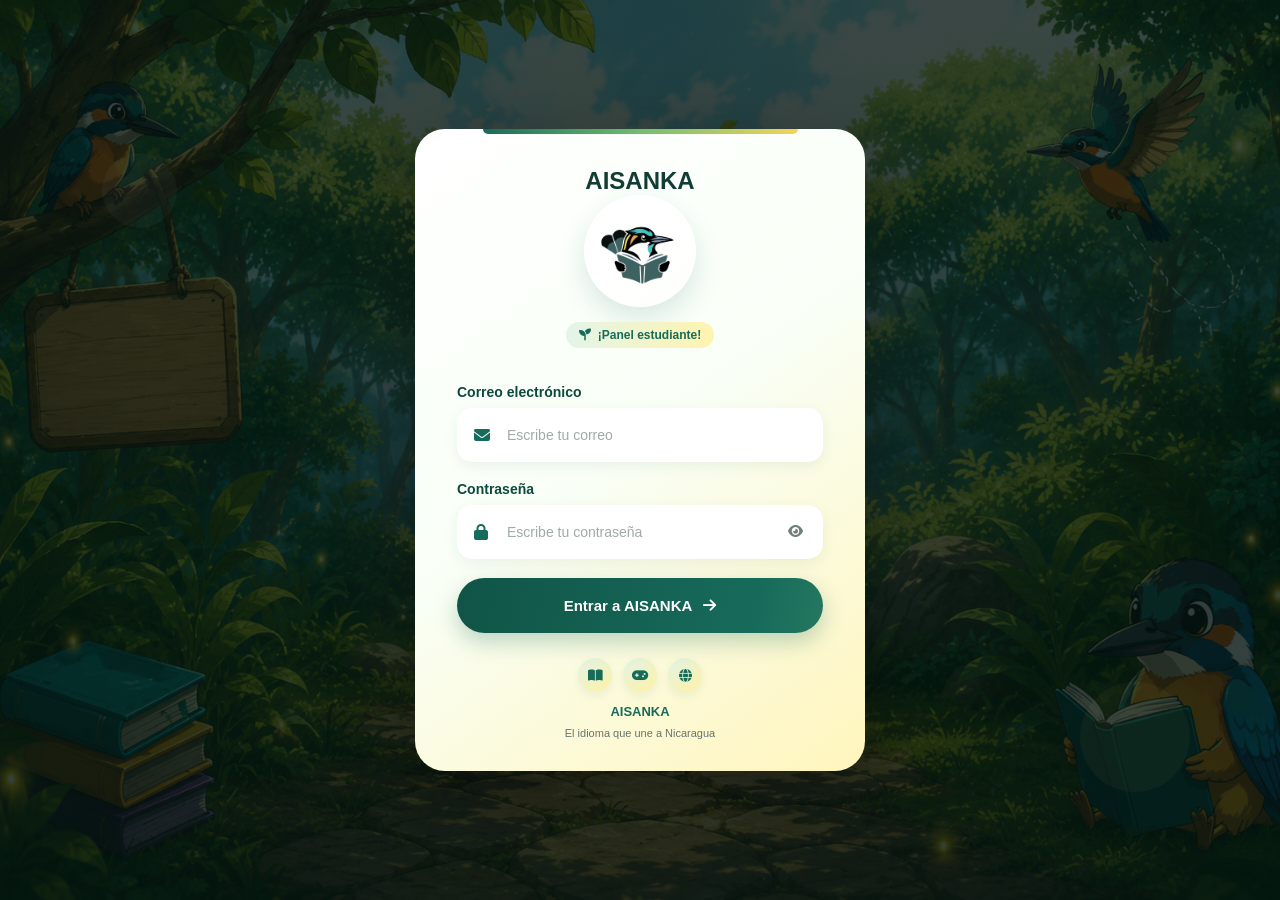
<file: index.html>
<!DOCTYPE html>
<html lang="es">
<head>
    <meta charset="UTF-8">
    <meta name="viewport" content="width=device-width, initial-scale=1.0">
    <title>AISANKA</title>
    <link rel="stylesheet" href="https://cdnjs.cloudflare.com/ajax/libs/font-awesome/6.5.2/css/all.min.css" >
    <link rel="stylesheet" href="index.css">
</head>

<body>
    <main class="contenedor-login">
        <div class="decoracion decoracion-uno"></div>
        <div class="decoracion decoracion-dos"></div>
        <div class="decoracion decoracion-tres"></div>

        <section class="tarjeta-login">
                       <h1 style="align-items: center; text-align: center;">AISANKA</h1>
            <div class="contenedor-logo">
                
                <div class="circulo-logo">
                    
                    <img  src="images/logo_app.png"  alt="Logo de AISANKA" class="logo" >
                </div>
            </div>

            <header class="encabezado-login">

                <span class="etiqueta-bienvenida">
                    <i class="fa-solid fa-seedling"></i>
                    ¡Panel estudiante!
                </span>

     
            </header>

            <form id="formularioLogin" novalidate>

                <div class="grupo-campo">

                    <label for="correo">
                        <i class="fa-solid fa-envelope"></i>
                        Correo electrónico
                    </label>

                    <div class="contenedor-campo">

                        <i class="fa-solid fa-envelope icono-campo"></i>

                        <input
                            type="email"
                            id="correo"
                            placeholder="Escribe tu correo"
                            autocomplete="username"
                            required
                        >

                    </div>

                </div>

                <div class="grupo-campo">

                    <label for="contrasena">
                        <i class="fa-solid fa-key"></i>
                        Contraseña
                    </label>

                    <div class="contenedor-campo">

                        <i class="fa-solid fa-lock icono-campo"></i>

                        <input
                            type="password"
                            id="contrasena"
                            placeholder="Escribe tu contraseña"
                            autocomplete="current-password"
                            required
                        >

                        <button
                            type="button"
                            class="boton-mostrar"
                            id="botonMostrar"
                            aria-label="Mostrar contraseña"
                        >
                            <i
                                class="fa-solid fa-eye"
                                id="iconoOjo"
                            ></i>
                        </button>

                    </div>

                </div>

                <button
                    type="submit"
                    class="boton-iniciar"
                >
                    <span>Entrar a AISANKA</span>
                    <i class="fa-solid fa-arrow-right"></i>
                </button>

            </form>

            <footer class="pie-login">

                <div class="iconos-pie">
                    <span>
                        <i class="fa-solid fa-book-open"></i>
                    </span>

                    <span>
                        <i class="fa-solid fa-gamepad"></i>
                    </span>

                    <span>
                        <i class="fa-solid fa-globe"></i>
                    </span>
                </div>

                <strong>AISANKA</strong>

                <span>
                    El idioma que une a Nicaragua
                </span>

            </footer>

        </section>

    </main>


    <div
        class="fondo-modal"
        id="ventanaError"
        role="dialog"
        aria-modal="true"
        aria-labelledby="tituloError"
    >

        <div class="modal-error">

            <button
                type="button"
                class="boton-cerrar"
                id="botonCerrar"
                aria-label="Cerrar mensaje"
            >
                <i class="fa-solid fa-xmark"></i>
            </button>

            <div class="icono-error">
                <i class="fa-solid fa-face-frown"></i>
            </div>

            <span class="etiqueta-modal">
                ¡Ups!
            </span>

            <h2 id="tituloError">
                Datos incorrectos
            </h2>

            <p id="mensajeError">
                Revisa tu correo y contraseña e inténtalo nuevamente.
            </p>

            <button
                type="button"
                class="boton-entendido"
                id="botonEntendido"
            >
                Intentar nuevamente
                <i class="fa-solid fa-arrow-right"></i>
            </button>

        </div>

    </div>


    <script src="index.js"></script>

</body>

</html>
</file>
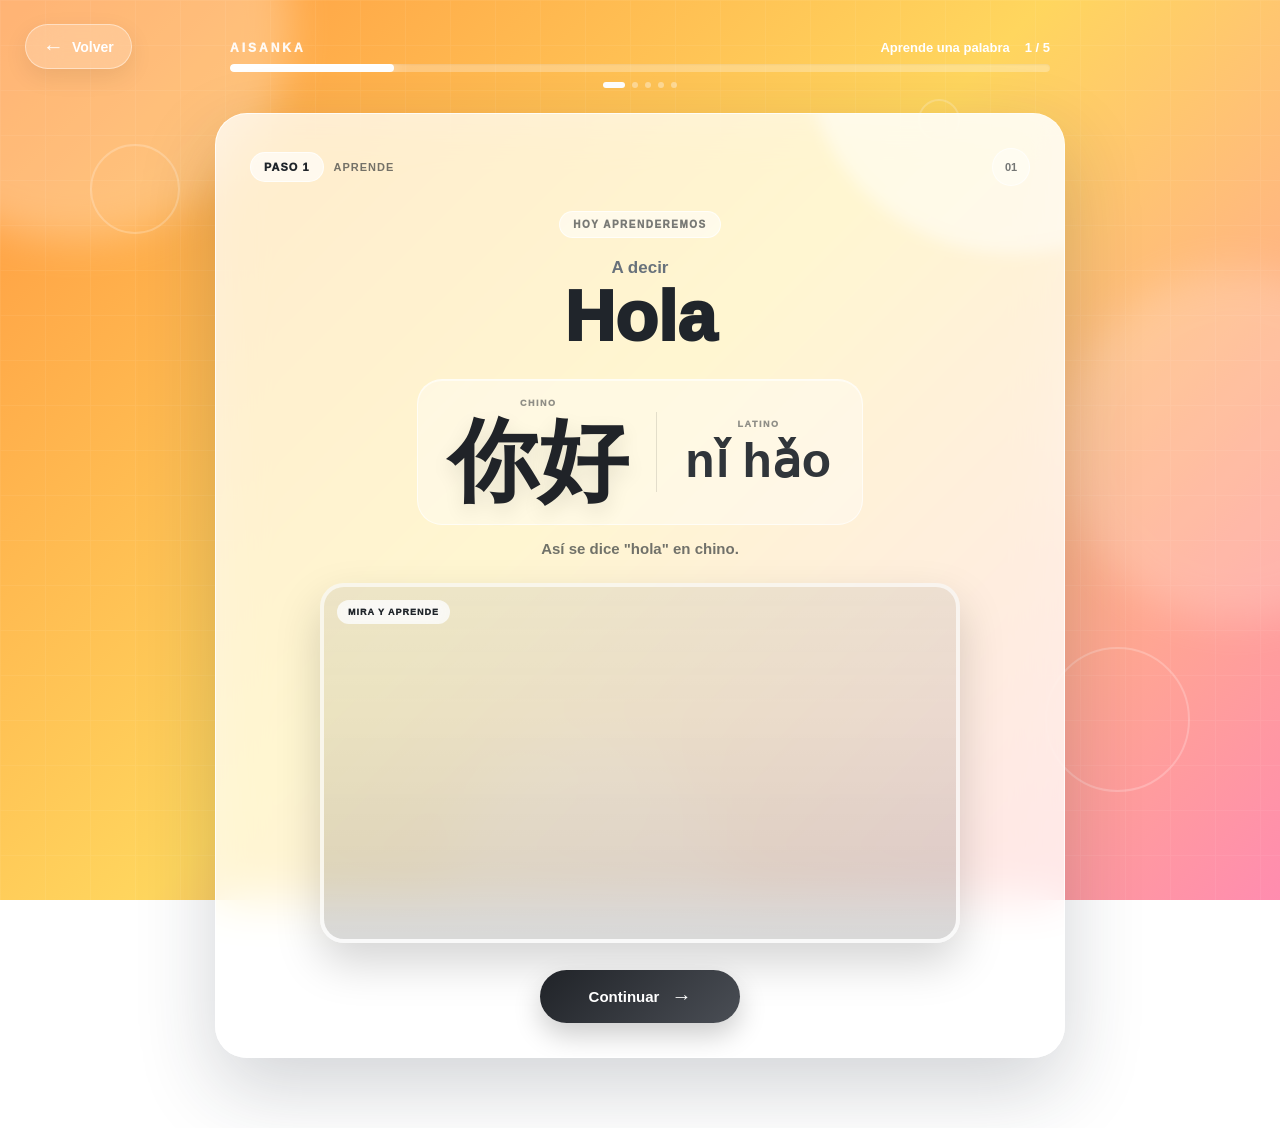
<file: autismo.html>
<!DOCTYPE html>
<html lang="es">

<head>
    <meta charset="UTF-8">

    <meta
        name="viewport"
        content="width=device-width, initial-scale=1.0"
    >

    <meta
        name="description"
        content="AISANKA - Aprende a decir hola en chino"
    >

    <title>AISANKA | Hola en chino</title>

    <link rel="stylesheet" href="autismo.css">
</head>

<body>


    <div
        id="dynamicBackground"
        class="dynamic-background background-orange"
    >

        <div class="background-glow glow-1"></div>
        <div class="background-glow glow-2"></div>
        <div class="background-glow glow-3"></div>

        <div class="floating-shape shape-1"></div>
        <div class="floating-shape shape-2"></div>
        <div class="floating-shape shape-3"></div>

        <div class="background-grid"></div>

    </div>



    <main class="lesson-container">



        <button
            id="backButton"
            class="back-button"
            type="button"
            aria-label="Volver"
        >

            <span class="back-arrow">←</span>

            <span>Volver</span>

        </button>



        <div class="progress-area">

            <div class="progress-top">

                <div class="progress-brand">
                    AISANKA
                </div>

                <div class="progress-text">

                    <span id="stepTitle">
                        Aprende una palabra
                    </span>

                    <span id="stepCounter">
                        1 / 5
                    </span>

                </div>

            </div>


            <div class="progress-bar">

                <div
                    id="progressFill"
                    class="progress-fill"
                ></div>

            </div>


            <div class="progress-dots">

                <span class="progress-dot active"></span>
                <span class="progress-dot"></span>
                <span class="progress-dot"></span>
                <span class="progress-dot"></span>
                <span class="progress-dot"></span>

            </div>

        </div>



        <section
            id="step1"
            class="lesson-step active"
        >

            <div class="lesson-card">

                <div class="card-header">

                    <div class="step-info">

                        <span class="lesson-number">
                            PASO 1
                        </span>

                        <span class="lesson-label">
                            APRENDE
                        </span>

                    </div>

                    <div class="card-status">
                        01
                    </div>

                </div>


                <div class="card-content">

                    <div class="section-kicker">
                        HOY APRENDEREMOS
                    </div>

                    <p class="small-title">
                        A decir
                    </p>

                    <h1 class="main-word">
                        Hola
                    </h1>


                    <div class="language-pair">

                        <div class="language-item">

                            <span class="language-label">
                                CHINO
                            </span>

                            <div class="chinese-word">
                                你好
                            </div>

                        </div>


                        <div class="language-divider"></div>


                        <div class="language-item">

                            <span class="language-label">
                                LATINO
                            </span>

                            <div class="latin-word">
                                nǐ hǎo
                            </div>

                        </div>

                    </div>


                    <p class="word-meaning">
                        Así se dice "hola" en chino.
                    </p>

                </div>


                <div class="video-container">

                    <div class="video-label">
                        MIRA Y APRENDE
                    </div>

                    <video
                        id="helloVideo"
                        class="lesson-video"
                        autoplay
                        muted
                        loop
                        playsinline
                    >

                        <source
                            src="videos/hola_guardabarranco.mp4"
                            type="video/mp4"
                        >

                        Tu navegador no puede reproducir este video.

                    </video>

                </div>


                <button
                    id="nextStep1"
                    class="primary-button"
                    type="button"
                >

                    <span>Continuar</span>

                    <span class="button-arrow">
                        →
                    </span>

                </button>

            </div>

        </section>



        <section
            id="step2"
            class="lesson-step"
        >

            <div class="lesson-card">

                <div class="card-header">

                    <div class="step-info">

                        <span class="lesson-number">
                            PASO 2
                        </span>

                        <span class="lesson-label">
                            ESCUCHA
                        </span>

                    </div>

                    <div class="card-status">
                        02
                    </div>

                </div>


                <div class="card-content listen-content">

                    <div class="section-kicker">
                        ESCUCHA Y REPITE
                    </div>


                    <div class="sound-visualizer">

                        <span></span>
                        <span></span>
                        <span></span>
                        <span></span>
                        <span></span>
                        <span></span>
                        <span></span>

                    </div>


                    <div class="language-pair large">

                        <div class="language-item">

                            <span class="language-label">
                                CHINO
                            </span>

                            <div class="chinese-word medium">
                                你好
                            </div>

                        </div>


                        <div class="language-divider"></div>


                        <div class="language-item">

                            <span class="language-label">
                                LATINO
                            </span>

                            <div class="latin-word large-latin">
                                nǐ hǎo
                            </div>

                        </div>

                    </div>


                    <h2 class="listen-title">
                        Escucha cómo suena
                    </h2>

                    <p class="listen-description">
                        Escucha la palabra y después intenta repetirla.
                    </p>

                </div>


                <audio
                    id="chineseAudio"
                    src="sounds/hola_chino.mp3"
                    preload="auto"
                ></audio>


                <button
                    id="playAudio"
                    class="audio-button"
                    type="button"
                >

                    <span class="audio-icon">
                        ▶
                    </span>

                    <span>
                        Escuchar nuevamente
                    </span>

                </button>


                <div
                    id="audioStatus"
                    class="audio-status"
                >
                    Preparado para escuchar
                </div>


                <button
                    id="nextStep2"
                    class="primary-button"
                    type="button"
                >

                    <span>Ya lo escuché</span>

                    <span class="button-arrow">
                        →
                    </span>

                </button>

            </div>

        </section>


        <section
            id="step3"
            class="lesson-step"
        >

            <div class="lesson-card">

                <div class="card-header">

                    <div class="step-info">

                        <span class="lesson-number">
                            PASO 3
                        </span>

                        <span class="lesson-label">
                            ESCRITURA
                        </span>

                    </div>

                    <div class="card-status">
                        03
                    </div>

                </div>


                <div class="card-content">

                    <div class="section-kicker">
                        ASÍ SE ESCRIBE
                    </div>

                    <p class="writing-intro">
                        Mira los caracteres y su pronunciación.
                    </p>


                    <div class="writing-language-card">

                        <div class="writing-column">

                            <span class="language-label">
                                CHINO
                            </span>

                            <div class="chinese-word writing-word">
                                你好
                            </div>

                        </div>


                        <div class="writing-separator"></div>


                        <div class="writing-column">

                            <span class="language-label">
                                LATINO
                            </span>

                            <div class="latin-word writing-latin">
                                nǐ hǎo
                            </div>

                        </div>

                    </div>

                </div>


                <div class="video-container writing-video">

                    <div class="video-label">
                        OBSERVA LA ESCRITURA
                    </div>

                    <video
                        id="writingVideo"
                        class="lesson-video"
                        autoplay
                        muted
                        loop
                        playsinline
                    >

                        <source
                            src="videos/escritura_hola_chino.mp4"
                            type="video/mp4"
                        >

                        Tu navegador no puede reproducir este video.

                    </video>

                </div>


                <button
                    id="nextStep3"
                    class="primary-button"
                    type="button"
                >

                    <span>Continuar</span>

                    <span class="button-arrow">
                        →
                    </span>

                </button>

            </div>

        </section>



        <section
            id="step4"
            class="lesson-step"
        >

            <div class="lesson-card game-instructions-card">

                <div class="card-header">

                    <div class="step-info">

                        <span class="lesson-number">
                            PASO 4
                        </span>

                        <span class="lesson-label">
                            PREPÁRATE
                        </span>

                    </div>

                    <div class="card-status">
                        04
                    </div>

                </div>


                <div class="card-content">

                    <div class="section-kicker">
                        ANTES DE JUGAR
                    </div>


                    <h2 class="instruction-title">
                        ¿Qué debes hacer?
                    </h2>


                    <p class="instruction-intro">
                        Busca las dos tarjetas que tienen
                        la misma palabra que aprendiste.
                    </p>


                    <div class="instruction-demo">

                        <div class="demo-card demo-back">

                            <span class="demo-question">
                                ?
                            </span>

                            <span>
                                TARJETA
                            </span>

                        </div>


                        <div class="demo-arrow">
                            →
                        </div>


                        <div class="demo-card demo-answer">

                            <span class="demo-chinese">
                                    nǐ hǎo
                            </span>

                            <span class="demo-latin">
                                nǐ hǎo
                            </span>

                        </div>

                    </div>


                    <div class="game-rules">

                        <div class="rule">

                            <div class="rule-number">
                                01
                            </div>

                            <div class="rule-text">

                                <strong>
                                    Elige una tarjeta
                                </strong>

                                <span>
                                    Pulsa sobre una tarjeta para descubrirla.
                                </span>

                            </div>

                        </div>


                        <div class="rule">

                            <div class="rule-number">
                                02
                            </div>

                            <div class="rule-text">

                                <strong>
                                    Busca otra igual
                                </strong>

                                <span>
                                    Debes encontrar las dos tarjetas de
                                    <b>   ni hao — nǐ hǎo</b>.
                                </span>

                            </div>

                        </div>


                        <div class="rule">

                            <div class="rule-number">
                                03
                            </div>

                            <div class="rule-text">

                                <strong>
                                    Completa el reto
                                </strong>

                                <span>
                                    Encuentra las dos tarjetas correctas
                                    para ganar estrellas.
                                </span>

                            </div>

                        </div>

                    </div>


       

                    <div class="words-preview">

                        <span class="preview-title">
                            EN EL JUEGO APARECERÁN
                        </span>


                        <div class="preview-words">

                            <div class="preview-word correct-word">

                                <strong>
                                       ni hao
                                </strong>

                                <span>
                                    ni hao
                                </span>

                            </div>


                            <div class="preview-word">

                                <strong>
                                    NAKSA
                                </strong>

                                <span>
                                    naksa
                                </span>

                            </div>


                            <div class="preview-word">

                                <strong>
                                    PARASTAH
                                </strong>

                                <span>
                                    parastah
                                </span>

                            </div>

                        </div>

                    </div>

                </div>


                <button
                    id="startGameButton"
                    class="primary-button game-start-button"
                    type="button"
                >

                    <span>Comenzar juego</span>

                    <span class="button-arrow">
                        →
                    </span>

                </button>

            </div>

        </section>



        <section
            id="step5"
            class="lesson-step game-step"
        >

            <div class="game-card">

                <div class="game-top">

                    <button
                        id="gameBackButton"
                        class="game-back"
                        type="button"
                    >
                        ← Instrucciones
                    </button>


                    <div class="game-counter">

                        <span>
                            Intentos
                        </span>

                        <strong id="attemptCounter">
                            0
                        </strong>

                    </div>

                </div>


                <div class="game-title-area">

                    <div class="game-badge">
                        RETO FINAL
                    </div>

                    <h2>
                        Encuentra las dos tarjetas
                    </h2>

                    <p>
                        Encuentra las dos tarjetas que
                        corresponden a <strong>你好 — nǐ hǎo</strong>.
                    </p>

                </div>



                <div class="target-word">

                    <span class="target-label">
                        ENCUENTRA
                    </span>

                    <strong>
                         nǐ hǎo
                    </strong>

               
                </div>



                <div
                    id="memoryBoard"
                    class="memory-board"
                >
                </div>


                <div
                    id="gameMessage"
                    class="game-message"
                ></div>

            </div>

        </section>

    </main>



    <div
        id="starsModal"
        class="modal-overlay"
        aria-hidden="true"
    >

        <div class="modal-card stars-modal">

            <div class="modal-glow"></div>

            <div class="modal-icon stars-icon">
                ★
            </div>

            <span class="modal-small-title">
                RETO COMPLETADO
            </span>

            <h2>
                Muy bien
            </h2>

            <p class="attempt-result">
                Completaste el juego en
                <strong id="finalAttempts">
                    0
                </strong>
                intentos.
            </p>


            <div
                id="starsResult"
                class="stars-result"
            >
                ★ ★ ★
            </div>


            <p
                id="starsDescription"
                class="stars-description"
            >
                Excelente trabajo.
            </p>

            <button
                id="continueHeroButton"
                class="primary-button"
                type="button"
            >

                <span>Continuar</span>

                <span class="button-arrow">
                    →
                </span>

            </button>

        </div>

    </div>



    <div
        id="heroModal"
        class="modal-overlay"
        aria-hidden="true"
    >

        <div class="modal-card hero-modal">

            <span class="hero-badge">
                NUEVO HÉROE
            </span>

            <div class="hero-rays"></div>

            <div class="hero-image-container">

                <img
                    id="unlockedHeroImage"
                    src="images/benjamin.png"
                    alt="Héroe desbloqueado"
                >

            </div>


            <h2>
                Héroe desbloqueado
            </h2>

            <p class="hero-name">
                Benjamín Zeledón
            </p>

            <p class="hero-description">
                Has conseguido un nuevo héroe para tu colección.
            </p>


            <div class="hero-buttons">

                <button
                    id="returnMapButton"
                    class="secondary-button"
                    type="button"
                >
                    ← Volver al mapa
                </button>

                <button
                    id="collectionButton"
                    class="primary-button"
                    type="button"
                >
                    Ver héroes
                </button>

            </div>

        </div>

    </div>



    <div
        id="collectionModal"
        class="modal-overlay"
        aria-hidden="true"
    >

        <div class="modal-card collection-modal">

            <div class="collection-header">

                <span class="collection-badge">
                    MI COLECCIÓN
                </span>

                <h2>
                    Héroes desbloqueados
                </h2>

                <p>
                    Estos son los héroes que has conseguido.
                </p>

            </div>


            <div
                id="heroesCollection"
                class="heroes-collection"
            >
            </div>


            <button
                id="collectionBackButton"
                class="primary-button"
                type="button"
            >
                ← Volver al mapa
            </button>

        </div>

    </div>


    <script src="autismo.js"></script>

</body>

</html>
</file>
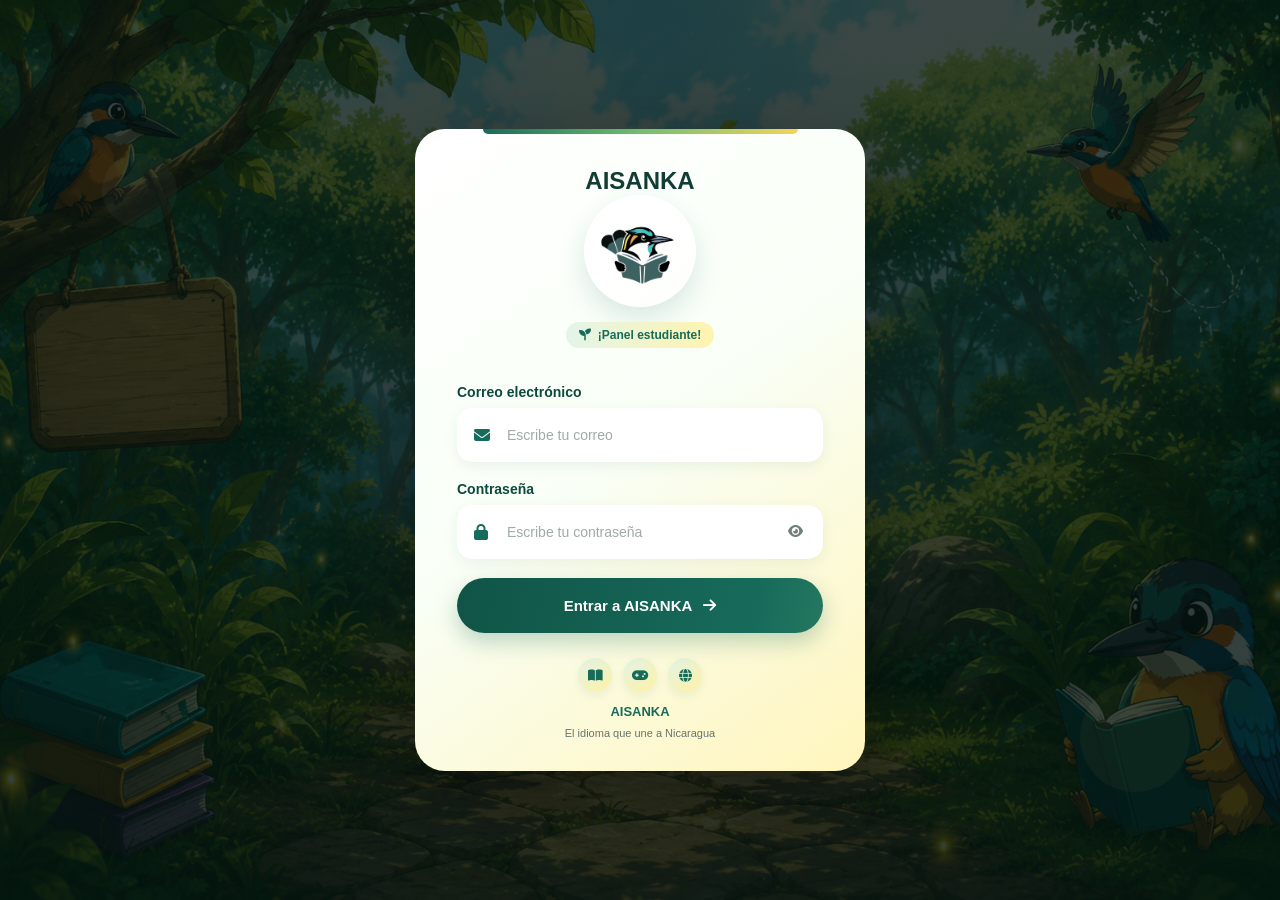
<file: mundo.html>
<!-- AISANKA — Interfaz interactiva de mundos de aprendizaje con tarjeta glass, navegación y perfil. -->

<!DOCTYPE html>
<html lang="es">
<head>
    <meta charset="UTF-8">
    <meta name="viewport" content="width=device-width, initial-scale=1.0">

    <title>AISANKA | Mundos</title>

    <link rel="stylesheet" href="mundo.css">

    <link
        rel="stylesheet"
        href="https://cdnjs.cloudflare.com/ajax/libs/font-awesome/6.5.2/css/all.min.css"
    >
</head>

<body>

<div class="fondo-mundos" id="fondoMundos">
    <div class="particulas-fondo">
        <span></span>
        <span></span>
        <span></span>
        <span></span>
        <span></span>
    </div>
</div>

<header class="encabezado">

    <div class="marca">
        <span class="marca-punto"></span>

        <span class="logo-pequeno">
            AISANKA
        </span>
    </div>

    <div class="saludo-estudiante">
        <span class="hola">
            Hola,
        </span>

        <span
            id="nombreEstudiante"
            class="nombre-estudiante"
        >
            Estudiante
        </span>
    </div>

    <button
        class="boton-perfil"
        id="botonPerfil"
        type="button"
        aria-label="Abrir perfil del estudiante"
    >
        <span class="perfil-brillo"></span>

        <img
            id="avatarEncabezado"
            src="images/perfil_guardabarranco.png"
            alt="Avatar del estudiante"
        >

        <span>
            Mi perfil
        </span>
    </button>

</header>

<main class="contenedor-principal">

    <section class="bienvenida">

        <span class="linea-decorativa"></span>

        <p class="texto-superior">
            EXPLORA Y APRENDE
        </p>

        <h1>
            Descubre nuevos mundos
        </h1>

        <p class="subtitulo">
            Elige un mundo y comienza una nueva aventura de aprendizaje.
        </p>

    </section>

    <section
        class="carrusel"
        aria-label="Mundos de aprendizaje"
    >

        <button
            class="boton-carrusel boton-anterior"
            id="botonAnterior"
            type="button"
            aria-label="Mundo anterior"
        >
            <i class="fa-solid fa-chevron-left"></i>
        </button>

        <div class="mundo-contenedor">

            <article
                class="tarjeta-mundo"
                id="tarjetaMundo"
            >

                <div class="borde-luminoso"></div>

                <div class="destello-tarjeta"></div>

                <div class="encabezado-tarjeta">

                    <div class="numero-tarjeta">
                        <span id="numeroTarjeta">
                            01
                        </span>
                    </div>

                    <div
                        class="etiqueta-estado"
                        id="etiquetaEstado"
                    >
                        <i class="fa-solid fa-unlock"></i>

                        <span>
                            Disponible
                        </span>
                    </div>

                </div>

                <div
                    class="imagen-mundo-contenedor"
                    id="zonaImagenMundo"
                    role="button"
                    tabindex="0"
                    aria-label="Entrar al mundo"
                >

                    <div class="halo-imagen"></div>

                    <div class="decoracion decoracion-uno"></div>
                    <div class="decoracion decoracion-dos"></div>
                    <div class="decoracion decoracion-tres"></div>

                    <div class="ondas-imagen">
                        <span></span>
                        <span></span>
                        <span></span>
                    </div>

                    <img
                        id="imagenMundo"
                        class="imagen-mundo"
                        src="images/mundo1.png"
                        alt="Mundo 1"
                    >

                    <div
                        class="indicador-interaccion"
                        id="indicadorInteraccion"
                    >
                        <i class="fa-solid fa-arrow-pointer"></i>

                        <span>
                            Explorar
                        </span>
                    </div>

                    <div
                        class="candado-mundo"
                        id="candadoMundo"
                    >
                        <div class="candado-circulo">
                            <i class="fa-solid fa-lock"></i>
                        </div>

                        <span>
                            Próximamente
                        </span>
                    </div>

                </div>

                <div class="contenido-mundo">

                    <span class="pequena-etiqueta">
                        MUNDO <span id="textoNumeroMundo">1</span>
                    </span>

                    <h2
                        id="nombreMundo"
                        class="nombre-mundo"
                    >
                        Aprendamos a saludar
                    </h2>

                    <p
                        id="descripcionMundo"
                        class="descripcion-mundo"
                    >
                        Aprende diferentes formas de saludar y conocer a otras personas.
                    </p>

                    <button
                        id="botonEntrarMundo"
                        class="boton-entrar"
                        type="button"
                    >

                        <span class="icono-boton">
                            <i class="fa-solid fa-play"></i>
                        </span>

                        <span id="textoBotonMundo">
                            COMENZAR MUNDO 1
                        </span>

                        <span class="circulo-flecha">
                            <i class="fa-solid fa-arrow-right flecha-boton"></i>
                        </span>

                    </button>

                </div>

            </article>

        </div>

        <button
            class="boton-carrusel boton-siguiente"
            id="botonSiguiente"
            type="button"
            aria-label="Mundo siguiente"
        >
            <i class="fa-solid fa-chevron-right"></i>
        </button>

    </section>

    <div
        class="indicadores"
        id="indicadores"
        aria-label="Seleccionar mundo"
    >

        <button
            class="indicador activo"
            data-mundo="0"
            type="button"
            aria-label="Ir al mundo 1"
        >
            <span></span>
        </button>

        <button
            class="indicador"
            data-mundo="1"
            type="button"
            aria-label="Ir al mundo 2"
        >
            <span></span>
        </button>

        <button
            class="indicador"
            data-mundo="2"
            type="button"
            aria-label="Ir al mundo 3"
        >
            <span></span>
        </button>

    </div>

    <div class="mensaje-ayuda">

        <span class="icono-ayuda">
            <i class="fa-solid fa-hand-pointer"></i>
        </span>

        <span>
            Selecciona un mundo para comenzar
        </span>

    </div>

</main>


<div
    class="modal-overlay"
    id="modalBloqueado"
>
    <div
        class="modal modal-bloqueado"
        role="dialog"
        aria-modal="true"
        aria-labelledby="tituloBloqueado"
    >

        <button
            class="modal-cerrar"
            id="cerrarModalBloqueado"
            type="button"
            aria-label="Cerrar ventana"
        >
            <i class="fa-solid fa-xmark"></i>
        </button>

        <div class="modal-icono bloqueado">
            <i class="fa-solid fa-lock"></i>
        </div>

        <span class="modal-etiqueta">
            MUNDO NO DISPONIBLE
        </span>

        <h2 id="tituloBloqueado">
            Este mundo está bloqueado
        </h2>

        <p id="mensajeBloqueado">
            Este mundo todavía no ha sido habilitado por tu docente.
        </p>

        <button
            class="boton-modal"
            id="botonEntendidoBloqueado"
            type="button"
        >
            Entendido
        </button>

    </div>
</div>


<div
    class="modal-overlay"
    id="modalPerfil"
>
    <div
        class="modal modal-perfil"
        role="dialog"
        aria-modal="true"
        aria-labelledby="tituloPerfil"
    >

        <button
            class="modal-cerrar"
            id="cerrarModalPerfil"
            type="button"
            aria-label="Cerrar perfil"
        >
            <i class="fa-solid fa-xmark"></i>
        </button>

        <div class="perfil-cabecera">

            <div class="perfil-avatar">

                <div class="halo-avatar"></div>

                <div class="halo-avatar halo-avatar-dos"></div>

                <img
                    id="avatarPerfil"
                    src="images/perfil_guardabarranco.png"
                    alt="Avatar del estudiante"
                >

            </div>

            <span class="perfil-etiqueta">
                MI PERFIL
            </span>

            <h2 id="tituloPerfil">
                Mi perfil
            </h2>

            <h3 id="nombrePerfil">
                Estudiante
            </h3>

            <p
                class="texto-correo"
                id="correoPerfil"
            >
                correo@ejemplo.com
            </p>

        </div>

        <div class="informacion-perfil">

            <div class="dato-perfil">

                <span class="dato-icono">
                    <i class="fa-solid fa-school"></i>
                </span>

                <div>
                    <span>Escuela</span>
                    <strong id="escuelaPerfil">
                        CPACS
                    </strong>
                </div>

            </div>

            <div class="dato-perfil">

                <span class="dato-icono">
                    <i class="fa-solid fa-chalkboard-user"></i>
                </span>

                <div>
                    <span>Docente</span>
                    <strong id="docentePerfil">
                        Henrry Montes
                    </strong>
                </div>

            </div>

            <div class="dato-perfil">

                <span class="dato-icono">
                    <i class="fa-solid fa-graduation-cap"></i>
                </span>

                <div>
                    <span>Grado</span>
                    <strong id="gradoPerfil">
                        6.º grado
                    </strong>
                </div>

            </div>

            <div class="dato-perfil">

                <span class="dato-icono">
                    <i class="fa-solid fa-location-dot"></i>
                </span>

                <div>
                    <span>Ubicación</span>
                    <strong id="ubicacionPerfil">
                        Jinotega
                    </strong>
                </div>

            </div>

            <div class="dato-perfil">

                <span class="dato-icono">
                    <i class="fa-solid fa-map"></i>
                </span>

                <div>
                    <span>Zona</span>
                    <strong id="zonaPerfil">
                        Área urbana
                    </strong>
                </div>

            </div>

            <div class="dato-perfil dato-destacado">

                <span class="dato-icono">
                    <i class="fa-solid fa-star"></i>
                </span>

                <div>
                    <span>Héroes coleccionados</span>
                    <strong id="heroesPerfil">
                        0
                    </strong>
                </div>

            </div>

        </div>

        <div class="seleccion-avatar">

            <div class="titulo-avatar">

                <div>
                    <span>
                        PERSONALIZA
                    </span>

                    <h4>
                        Elige tu avatar
                    </h4>
                </div>

            </div>

            <div class="avatares">

                <button
                    class="avatar-opcion seleccionado"
                    data-avatar="perfil_guardabarranco.png"
                    type="button"
                    aria-label="Elegir Guardabarranco"
                >
                    <img
                        src="images/perfil_guardabarranco.png"
                        alt="Guardabarranco"
                    >
                </button>

                <button
                    class="avatar-opcion"
                    data-avatar="perfil_gueguense.png"
                    type="button"
                    aria-label="Elegir Güegüense"
                >
                    <img
                        src="images/perfil_gueguense.png"
                        alt="Güegüense"
                    >
                </button>

                <button
                    class="avatar-opcion"
                    data-avatar="perfil_gigantona.png"
                    type="button"
                    aria-label="Elegir Gigantona"
                >
                    <img
                        src="images/perfil_gigantona.png"
                        alt="Gigantona"
                    >
                </button>

            </div>

        </div>

        <button
            class="boton-cerrar-sesion"
            id="botonCerrarSesion"
            type="button"
        >
            <i class="fa-solid fa-right-from-bracket"></i>

            Cerrar sesión
        </button>

    </div>
</div>

<script src="mundo.js"></script>

</body>
</html>
</file>
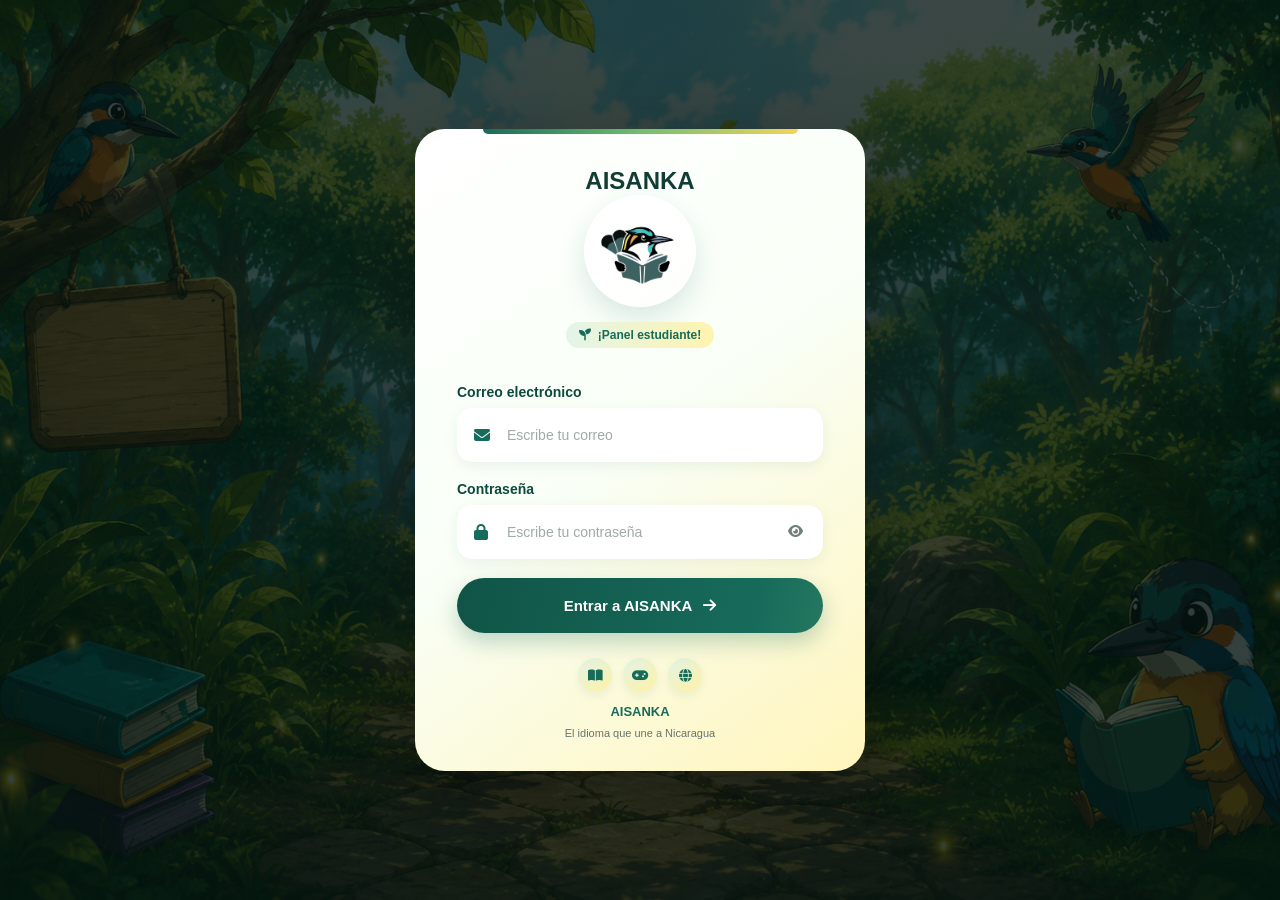
<file: nivel.html>
<!DOCTYPE html>
<html lang="es">

<head>

    <meta charset="UTF-8">

    <meta
        name="viewport"
        content="width=device-width, initial-scale=1.0"
    >

    <meta
        name="description"
        content="Mapa de niveles de AISANKA"
    >

    <meta
        name="theme-color"
        content="#713dcc"
    >

    <title>AISANKA | Mapa de niveles</title>

    <link
        rel="stylesheet"
        href="https://cdnjs.cloudflare.com/ajax/libs/font-awesome/6.5.2/css/all.min.css"
    >

    <link
        rel="stylesheet"
        href="nivel.css"
    >

</head>


<body>


    <div class="fondo" aria-hidden="true">

        <div class="brillo brillo-1"></div>
        <div class="brillo brillo-2"></div>
        <div class="brillo brillo-3"></div>

        <div class="burbuja burbuja-1"></div>
        <div class="burbuja burbuja-2"></div>
        <div class="burbuja burbuja-3"></div>

        <div class="estrella estrella-1">✦</div>
        <div class="estrella estrella-2">✦</div>
        <div class="estrella estrella-3">✦</div>

    </div>



    <header class="encabezado">

        <button
            id="botonVolver"
            class="boton-volver"
            type="button"
            aria-label="Volver a mundos"
            title="Volver a mundos"
        >

            <i class="fa-solid fa-arrow-left"></i>

            <span>Volver</span>

        </button>


        <div class="informacion-mundo">

            <span class="etiqueta-mundo">
                MUNDO 1
            </span>

            <h1>
                Explorando mi entorno
            </h1>

            <p>
                Elige un nivel y comienza tu aventura.
            </p>

        </div>



        <button
            id="botonPerfil"
            class="perfil-glass"
            type="button"
            aria-label="Abrir perfil del estudiante"
            aria-haspopup="dialog"
        >

            <div class="perfil-avatar">

                <img
                    id="avatarEncabezado"
                    src="images/perfil_guardabarranco.png"
                    alt="Avatar del estudiante"
                >

            </div>

            <div class="perfil-texto">

                <span class="perfil-saludo">
                    ¡Hola!
                </span>

                <strong id="nombreEstudiante">
                    Estudiante
                </strong>

            </div>

            <i class="fa-solid fa-chevron-down perfil-flecha"></i>

        </button>

    </header>




    <main class="contenido">

        <section
            class="mapa-niveles"
            aria-label="Mapa de niveles"
        >


            <div class="camino camino-1" aria-hidden="true">
                <span></span>
            </div>

            <div class="camino camino-2" aria-hidden="true">
                <span></span>
            </div>



            <article
                class="nivel nivel-1 disponible"
                data-nivel="1"
                tabindex="0"
                role="button"
                aria-label="Nivel 1. Aprendamos a decir hola"
            >

                <div class="numero-nivel">
                    <span>01</span>
                </div>


                <div class="imagen-nivel">

                    <div class="halo-nivel"></div>

                    <img
                        src="images/nivel_1.png"
                        alt="Nivel 1: Aprendamos a decir hola"
                    >

                    <div class="estado-nivel disponible">

                        <i class="fa-solid fa-unlock"></i>

                        <span>Disponible</span>

                    </div>

                </div>


                <div class="texto-nivel">

                    <span class="etiqueta-nivel">
                        NIVEL 1
                    </span>

                    <h2>
                        Aprendamos a decir hola
                    </h2>

                    <p>
                        Comienza tu aventura aprendiendo
                        una palabra muy especial.
                    </p>

                    <div class="accion-nivel">

                        <span>
                            Comenzar
                        </span>

                        <i class="fa-solid fa-arrow-right"></i>

                    </div>

                </div>

            </article>




            <article
                class="nivel nivel-2 bloqueado"
                data-nivel="2"
                tabindex="0"
                role="button"
                aria-label="Nivel 2 bloqueado"
            >

                <div class="numero-nivel">
                    <span>02</span>
                </div>


                <div class="imagen-nivel">

                    <div class="halo-nivel"></div>

                    <img
                        src="images/nivel_2.png"
                        alt="Nivel 2: Aprendamos a saludar formal"
                    >

                    <div class="candado">

                        <i class="fa-solid fa-lock"></i>

                    </div>

                    <div class="estado-nivel bloqueado">

                        <i class="fa-solid fa-lock"></i>

                        <span>Bloqueado</span>

                    </div>

                </div>


                <div class="texto-nivel">

                    <span class="etiqueta-nivel">
                        NIVEL 2
                    </span>

                    <h2>
                        Aprendamos a saludar formal
                    </h2>

                    <p>
                        Completa el nivel anterior para
                        continuar tu aventura.
                    </p>

                    <div class="accion-nivel bloqueada">

                        <span>
                            Próximamente
                        </span>

                        <i class="fa-solid fa-lock"></i>

                    </div>

                </div>

            </article>




            <article
                class="nivel nivel-3 bloqueado"
                data-nivel="3"
                tabindex="0"
                role="button"
                aria-label="Nivel 3 bloqueado"
            >

                <div class="numero-nivel">
                    <span>03</span>
                </div>


                <div class="imagen-nivel">

                    <div class="halo-nivel"></div>

                    <img
                        src="images/nivel_3.png"
                        alt="Nivel 3: Abecedario"
                    >

                    <div class="candado">

                        <i class="fa-solid fa-lock"></i>

                    </div>

                    <div class="estado-nivel bloqueado">

                        <i class="fa-solid fa-lock"></i>

                        <span>Bloqueado</span>

                    </div>

                </div>


                <div class="texto-nivel">

                    <span class="etiqueta-nivel">
                        NIVEL 3
                    </span>

                    <h2>
                        Abecedario
                    </h2>

                    <p>
                        Un nuevo desafío te espera
                        más adelante.
                    </p>

                    <div class="accion-nivel bloqueada">

                        <span>
                            Próximamente
                        </span>

                        <i class="fa-solid fa-lock"></i>

                    </div>

                </div>

            </article>

        </section>





    </main>




    <div
        id="modalBloqueado"
        class="modal"
        aria-hidden="true"
    >

        <div
            class="modal-contenido modal-bloqueado"
            role="dialog"
            aria-modal="true"
            aria-labelledby="tituloBloqueado"
        >

            <button
                id="cerrarModalBloqueado"
                class="modal-cerrar"
                type="button"
                aria-label="Cerrar ventana"
            >

                <i class="fa-solid fa-xmark"></i>

            </button>


            <div class="modal-icono bloqueado">

                <i class="fa-solid fa-lock"></i>

            </div>


            <span class="modal-etiqueta">
                NIVEL BLOQUEADO
            </span>


            <h2 id="tituloBloqueado">
                ¡Todavía no puedes entrar!
            </h2>


            <p id="mensajeBloqueado">
                Este nivel todavía no ha sido habilitado
                por tu docente.
            </p>


            <button
                id="botonEntendidoBloqueado"
                class="boton-modal"
                type="button"
            >

                <i class="fa-solid fa-check"></i>

                Entendido

            </button>

        </div>

    </div>




    <div
        id="modalPerfil"
        class="modal"
        aria-hidden="true"
    >

        <div
            class="modal-contenido perfil-modal"
            role="dialog"
            aria-modal="true"
            aria-labelledby="tituloPerfil"
        >

            <button
                id="cerrarModalPerfil"
                class="modal-cerrar"
                type="button"
                aria-label="Cerrar perfil"
            >

                <i class="fa-solid fa-xmark"></i>

            </button>



            <div class="perfil-modal-header">

                <div class="perfil-modal-avatar">

                    <img
                        id="avatarPerfil"
                        src="images/perfil_guardabarranco.png"
                        alt="Avatar del estudiante"
                    >

                    <div class="avatar-brillo"></div>

                </div>


                <div class="perfil-titulo">

                    <span>
                        MI PERFIL
                    </span>

                    <h2 id="tituloPerfil">

                        <span id="nombrePerfil">
                            Estudiante
                        </span>

                    </h2>

                    <small>
                        Personaliza tu aventura
                    </small>

                </div>

            </div>



            <section
                class="selector-avatar"
                aria-labelledby="tituloAvatares"
            >

                <div class="selector-avatar-titulo">

                    <div>

                        <span class="mini-etiqueta">
                            TU PERSONAJE
                        </span>

                        <h3 id="tituloAvatares">
                            Elige tu avatar
                        </h3>

                    </div>


                </div>


                <div class="avatares-opciones">



                    <button
                        class="avatar-opcion"
                        type="button"
                        data-avatar="perfil_gueguense.png"
                        aria-label="Elegir avatar Güegüense"
                    >

                        <div class="avatar-opcion-imagen">

                            <img
                                src="images/perfil_gueguense.png"
                                alt="Avatar Güegüense"
                            >

                            <div class="avatar-check">

                                <i class="fa-solid fa-check"></i>

                            </div>

                        </div>

                        <span>
                            Güegüense
                        </span>

                    </button>




                    <button
                        class="avatar-opcion seleccionado"
                        type="button"
                        data-avatar="perfil_guardabarranco.png"
                        aria-label="Elegir avatar Guardabarranco"
                    >

                        <div class="avatar-opcion-imagen">

                            <img
                                src="images/perfil_guardabarranco.png"
                                alt="Avatar Guardabarranco"
                            >

                            <div class="avatar-check">

                                <i class="fa-solid fa-check"></i>

                            </div>

                        </div>

                        <span>
                            Guardabarranco
                        </span>

                    </button>




                    <button
                        class="avatar-opcion"
                        type="button"
                        data-avatar="perfil_gigantona.png"
                        aria-label="Elegir avatar Gigantona"
                    >

                        <div class="avatar-opcion-imagen">

                            <img
                                src="images/perfil_gigantona.png"
                                alt="Avatar Gigantona"
                            >

                            <div class="avatar-check">

                                <i class="fa-solid fa-check"></i>

                            </div>

                        </div>

                        <span>
                            Gigantona
                        </span>

                    </button>

                </div>

            </section>




            <div class="datos-perfil">

                <div class="dato">

                    <i class="fa-solid fa-envelope"></i>

                    <div>
                        <span>Correo</span>

                        <strong id="correoPerfil">
                            —
                        </strong>
                    </div>

                </div>


                <div class="dato">

                    <i class="fa-solid fa-school"></i>

                    <div>
                        <span>Escuela</span>

                        <strong id="escuelaPerfil">
                            —
                        </strong>
                    </div>

                </div>


                <div class="dato">

                    <i class="fa-solid fa-person-chalkboard"></i>

                    <div>
                        <span>Docente</span>

                        <strong id="docentePerfil">
                            —
                        </strong>
                    </div>

                </div>


                <div class="dato">

                    <i class="fa-solid fa-graduation-cap"></i>

                    <div>
                        <span>Grado</span>

                        <strong id="gradoPerfil">
                            —
                        </strong>
                    </div>

                </div>


                <div class="dato">

                    <i class="fa-solid fa-location-dot"></i>

                    <div>
                        <span>Ubicación</span>

                        <strong id="ubicacionPerfil">
                            —
                        </strong>
                    </div>

                </div>


                <div class="dato">

                    <i class="fa-solid fa-map"></i>

                    <div>
                        <span>Zona</span>

                        <strong id="zonaPerfil">
                            —
                        </strong>
                    </div>

                </div>


                <div class="dato heroes">

                    <i class="fa-solid fa-star"></i>

                    <div>
                        <span>Héroes coleccionados</span>

                        <strong id="heroesPerfil">
                            0
                        </strong>
                    </div>

                    <div class="mini-estrellas">
                        <i class="fa-solid fa-star"></i>
                        <i class="fa-solid fa-star"></i>
                        <i class="fa-solid fa-star"></i>
                    </div>

                </div>

            </div>




            <button
                id="botonCerrarSesion"
                class="boton-cerrar-sesion"
                type="button"
            >

                <i class="fa-solid fa-right-from-bracket"></i>

                <span>
                    Cerrar sesión
                </span>

            </button>

        </div>

    </div>



    <script src="nivel.js"></script>

</body>

</html>
</file>
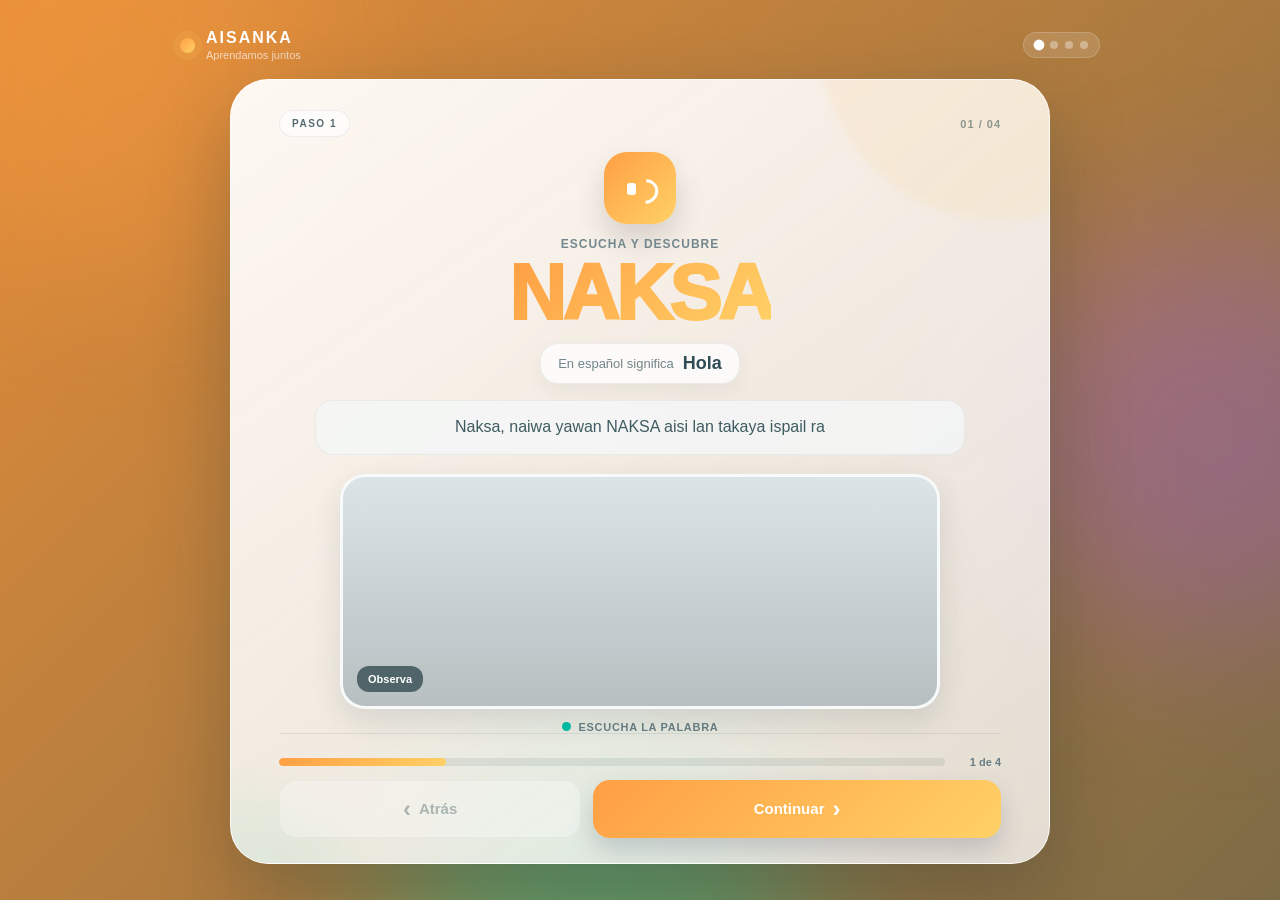
<file: visual.html>
<!DOCTYPE html>
<html lang="es">

<head>

    <meta charset="UTF-8">

    <meta
        name="viewport"
        content="width=device-width, initial-scale=1.0"
    >

    <meta
        name="theme-color"
        content="#193b43"
    >

    <title>AISANKA | Naksa</title>

    <link
        rel="stylesheet"
        href="visual.css"
    >

</head>

<body>


    <div class="background-glow glow-one"></div>
    <div class="background-glow glow-two"></div>
    <div class="background-glow glow-three"></div>

    <div class="background-grid"></div>



    <main id="app">



        <header class="learning-header">

            <div class="brand-mark">
                <span class="brand-dot"></span>

                <div>
                    <strong>AISANKA</strong>

                    <span>
                        Aprendamos juntos
                    </span>
                </div>
            </div>

            <div
                class="learning-stage"
                aria-label="Etapa de aprendizaje"
            >

                <span class="stage-dot active"></span>
                <span class="stage-dot"></span>
                <span class="stage-dot"></span>
                <span class="stage-dot"></span>

            </div>

        </header>


        <section
            id="lesson-container"
            aria-label="Lección de Miskito"
        >


            <article
                class="lesson-card active"
                data-card="1"
            >

                <div class="card-top">

                    <span class="lesson-step">
                        PASO 1
                    </span>

                    <span class="card-number">
                        01 / 04
                    </span>

                </div>


                <div class="learning-icon icon-orange">
                    <span class="icon-sound"></span>
                </div>


                <div class="lesson-kicker">
                    Escucha y descubre
                </div>


                <h1>
                    NAKSA
                </h1>


                <div class="translation-pill">

                    <span>
                        En español significa
                    </span>

                    <strong>
                        Hola
                    </strong>

                </div>


                <p
                    class="subtitle"
                    id="subtitle-1"
                >
                    Naksa, naiwa yawan NAKSA aisi lan takaya ispail ra
                </p>


                <div class="video-container">

                    <video
                        id="video-1"
                        class="lesson-video"
                        src="videos/hola_guardabarranco.mp4"
                        autoplay
                        muted
                        playsinline
                        preload="auto"
                    ></video>

                    <div class="video-overlay"></div>

                    <div class="video-label">
                        Observa
                    </div>

                </div>


                <div class="audio-indicator">

                    <span class="pulse-dot"></span>

                    <span>
                        Escucha la palabra
                    </span>

                </div>



                <div class="card-navigation">

                    <div class="card-progress">

                        <div class="progress-track">

                            <div
                                id="progress-bar"
                                class="progress-bar"
                            ></div>

                        </div>

                        <span id="progress-text">
                            1 de 4
                        </span>

                    </div>


                    <div class="navigation-buttons">

                        <button
                            id="backButton"
                            class="nav-button secondary"
                            type="button"
                            disabled
                            aria-label="Volver a la tarjeta anterior"
                        >

                            <span class="button-icon">
                                ‹
                            </span>

                            <span>
                                Atrás
                            </span>

                        </button>


                        <button
                            id="nextButton"
                            class="nav-button primary"
                            type="button"
                        >

                            <span>
                                Continuar
                            </span>

                            <span class="button-icon">
                                ›
                            </span>

                        </button>

                    </div>

                </div>

            </article>


            <article
                class="lesson-card"
                data-card="2"
            >

                <div class="card-top">

                    <span class="lesson-step">
                        PASO 2
                    </span>

                    <span class="card-number">
                        02 / 04
                    </span>

                </div>


                <div class="learning-icon icon-purple">
                    <span class="icon-ear"></span>
                </div>


                <div class="lesson-kicker">
                    Escucha y repite
                </div>


                <h1>
                    NAKSA
                </h1>


                <div class="pronunciation-box">

                    <span class="pronunciation-label">
                        Así se dice
                    </span>

                    <strong>
                        NAKSA
                    </strong>

                    <span class="pronunciation-hint">
                        Escucha con atención
                    </span>

                </div>


                <p
                    class="subtitle"
                    id="subtitle-2"
                >
                    Wals sturka ba an kli aisas tawa pali hola hola
                </p>


                <div class="repeat-animation">

                    <div class="sound-wave">

                        <span></span>
                        <span></span>
                        <span></span>
                        <span></span>
                        <span></span>

                    </div>


                    <div class="repeat-word">
                        NAKSA
                    </div>


                    <div class="repeat-help">
                        Primero escucha. Después repite.
                    </div>

                </div>


                <div class="audio-indicator">

                    <span class="pulse-dot"></span>

                    <span>
                        Escucha y repite
                    </span>

                </div>



                <div class="card-navigation">

                    <div class="card-progress">

                        <div class="progress-track">

                            <div
                                class="progress-bar"
                                data-progress="50"
                            ></div>

                        </div>

                        <span>
                            2 de 4
                        </span>

                    </div>


                    <div class="navigation-buttons">

                        <button
                            class="nav-button secondary back-button"
                            type="button"
                        >

                            <span class="button-icon">
                                ‹
                            </span>

                            <span>
                                Atrás
                            </span>

                        </button>


                        <button
                            class="nav-button primary next-button"
                            type="button"
                        >

                            <span>
                                Continuar
                            </span>

                            <span class="button-icon">
                                ›
                            </span>

                        </button>

                    </div>

                </div>

            </article>


            <article
                class="lesson-card"
                data-card="3"
            >

                <div class="card-top">

                    <span class="lesson-step">
                        PASO 3
                    </span>

                    <span class="card-number">
                        03 / 04
                    </span>

                </div>


                <div class="learning-icon icon-blue">
                    <span class="icon-pencil"></span>
                </div>


                <div class="lesson-kicker">
                    Mira cómo se escribe
                </div>


                <h1>
                    HOLA
                </h1>


                <div class="translation-pill blue-pill">

                    <span>
                        En español
                    </span>

                    <strong>
                        HOLA
                    </strong>

                </div>


                <p
                    class="subtitle"
                    id="subtitle-3"
                >
                    Naku NAKSA ulbisa ispail ra H O L A
                </p>


                <div class="writing-video-container">

                    <video
                        id="video-3"
                        class="lesson-video"
                        src="videos/escritura_hola_español.mp4"
                        autoplay
                        muted
                        playsinline
                        preload="auto"
                    ></video>


                    <div class="writing-overlay">

                        <span>H</span>
                        <span>O</span>
                        <span>L</span>
                        <span>A</span>

                    </div>


                    <div class="video-label">
                        Mira y aprende
                    </div>

                </div>


                <div class="writing-memory">

                    <div class="memory-letter">H</div>
                    <span>+</span>
                    <div class="memory-letter">O</div>
                    <span>+</span>
                    <div class="memory-letter">L</div>
                    <span>+</span>
                    <div class="memory-letter">A</div>

                </div>


                <div class="audio-indicator">

                    <span class="pulse-dot"></span>

                    <span>
                        Escucha las letras
                    </span>

                </div>



                <div class="card-navigation">

                    <div class="card-progress">

                        <div class="progress-track">

                            <div
                                class="progress-bar"
                                data-progress="75"
                            ></div>

                        </div>

                        <span>
                            3 de 4
                        </span>

                    </div>


                    <div class="navigation-buttons">

                        <button
                            class="nav-button secondary back-button"
                            type="button"
                        >

                            <span class="button-icon">
                                ‹
                            </span>

                            <span>
                                Atrás
                            </span>

                        </button>


                        <button
                            class="nav-button primary next-button"
                            type="button"
                        >

                            <span>
                                Continuar
                            </span>

                            <span class="button-icon">
                                ›
                            </span>

                        </button>

                    </div>

                </div>

            </article>



            <article
                class="lesson-card"
                data-card="4"
            >

                <div class="card-top">

                    <span class="lesson-step">
                        PASO 4
                    </span>

                    <span class="card-number">
                        04 / 04
                    </span>

                </div>


                <div class="learning-icon icon-pink">
                    <span class="icon-game"></span>
                </div>


                <div class="lesson-kicker">
                    Ahora te toca a ti
                </div>


                <h1>
                    NAKSA
                </h1>


                <div class="instruction-box">

                    <div class="instruction-icon">
                        ?
                    </div>


                    <p>
                        Wapni muns NAKSA ulban ka ba asla dauki
                    </p>


                    <div class="instruction-answer">
                        Forma
                        <strong>
                            H O L A
                        </strong>
                    </div>

                </div>


                <p
                    class="subtitle"
                    id="subtitle-4"
                >
                    Wapni muns NAKSA ulban ka ba asla dauki
                </p>


                <div class="ready-animation">

                    <div class="letter-preview">
                        H
                    </div>

                    <div class="letter-preview">
                        O
                    </div>

                    <div class="letter-preview">
                        L
                    </div>

                    <div class="letter-preview">
                        A
                    </div>

                </div>


                <div class="audio-indicator">

                    <span class="pulse-dot"></span>

                    <span>
                        Prepárate para jugar
                    </span>

                </div>


      

                <div class="card-navigation">

                    <div class="card-progress">

                        <div class="progress-track">

                            <div
                                class="progress-bar"
                                data-progress="100"
                            ></div>

                        </div>

                        <span>
                            4 de 4
                        </span>

                    </div>


                    <div class="navigation-buttons">

                        <button
                            class="nav-button secondary back-button"
                            type="button"
                        >

                            <span class="button-icon">
                                ‹
                            </span>

                            <span>
                                Atrás
                            </span>

                        </button>


                        <button
                            id="startGameButton"
                            class="nav-button primary"
                            type="button"
                        >

                            <span>
                                Jugar
                            </span>

                            <span class="button-icon">
                                →
                            </span>

                        </button>

                    </div>

                </div>

            </article>

        </section>



        <section
            id="game-screen"
            class="screen hidden"
            aria-label="Juego para formar la palabra HOLA"
        >

            <div class="game-card">

                <div class="game-top">

                    <div>

                        <span class="game-kicker">
                            RETO FINAL
                        </span>

                        <h2>
                            Forma la palabra
                        </h2>

                    </div>


                    <div
                        class="attempt-counter"
                        aria-live="polite"
                    >

                        <span>
                            Intentos
                        </span>

                        <strong id="attempt-number">
                            0
                        </strong>

                    </div>

                </div>


                <div class="game-instruction">

                    <div class="game-instruction-icon">
                        1
                    </div>

                    <p>
                        Escoge las letras en el orden correcto.
                    </p>

                </div>


                <div class="target-word">

                    <span>
                        La palabra es:
                    </span>

                    <strong>
                        HOLA
                    </strong>

                </div>



                <div
                    id="word-slots"
                    class="word-slots"
                    aria-label="Palabra que estás formando"
                >

                    <div
                        class="letter-slot"
                        data-position="0"
                        aria-label="Primera letra"
                    ></div>

                    <div
                        class="letter-slot"
                        data-position="1"
                        aria-label="Segunda letra"
                    ></div>

                    <div
                        class="letter-slot"
                        data-position="2"
                        aria-label="Tercera letra"
                    ></div>

                    <div
                        class="letter-slot"
                        data-position="3"
                        aria-label="Cuarta letra"
                    ></div>

                </div>


                <div class="slot-hint">
                    Completa las cuatro casillas
                </div>



                <div
                    id="letter-pool"
                    class="letter-pool"
                    aria-label="Letras disponibles"
                ></div>


                <div class="game-help">

                    <span class="help-icon">
                        i
                    </span>

                    <span>
                        Puedes escuchar cada letra antes de elegirla.
                    </span>

                </div>


                <button
                    id="restartGameButton"
                    class="restart-button"
                    type="button"
                >
                    Empezar de nuevo
                </button>

            </div>

        </section>


    </main>



    <div
        id="stars-modal"
        class="modal hidden"
        role="dialog"
        aria-modal="true"
        aria-labelledby="result-title"
    >

        <div class="modal-backdrop"></div>


        <div class="modal-card stars-card">

            <div class="success-ring">

                <div class="star-symbol">
                    ★
                </div>

            </div>


            <span class="modal-small-title">
                ¡Reto completado!
            </span>


            <h2 id="result-title">
                ¡Daukram!
            </h2>


            <div
                id="stars-container"
                class="stars-container"
                aria-label="Estrellas obtenidas"
            ></div>


            <p id="result-message">
                Wapni raya!
            </p>


            <button
                id="continueHeroButton"
                class="gradient-button"
                type="button"
            >
                Conocer héroe
            </button>

        </div>

    </div>



    <div
        id="hero-modal"
        class="modal hidden"
        role="dialog"
        aria-modal="true"
        aria-labelledby="hero-title"
    >

        <div class="modal-backdrop"></div>


        <div class="modal-card hero-card">

            <div class="hero-glow"></div>


            <span class="hero-unlocked">
                Nuevo héroe desbloqueado
            </span>


            <div class="hero-image-wrapper">

                <img
                    src="images/ruben.png"
                    alt="Rubén Darío"
                    class="hero-image"
                >

            </div>


            <h2 id="hero-title">
                Rubén Darío
            </h2>


            <p>
                Héroe de Nicaragua
            </p>


            <div class="hero-actions">

                <button
                    id="mapButton"
                    class="gradient-button"
                    type="button"
                >
                    Volver al mapa
                </button>


                <button
                    id="collectionButton"
                    class="outline-button"
                    type="button"
                >
                    Ver mis héroes
                </button>

            </div>

        </div>

    </div>



    <div
        id="collection-modal"
        class="modal hidden"
        role="dialog"
        aria-modal="true"
    >

        <div class="modal-backdrop"></div>


        <div class="modal-card collection-card">

            <div class="collection-header">

                <div>

                    <span class="modal-small-title">
                        AISANKA
                    </span>

                    <h2>
                        Mis héroes
                    </h2>

                </div>


                <div class="collection-count">

                    <strong id="hero-count">
                        0
                    </strong>

                    <span>
                        / 1
                    </span>

                </div>

            </div>


            <div
                id="heroes-list"
                class="heroes-list"
            ></div>


            <button
                id="collectionMapButton"
                class="gradient-button"
                type="button"
            >
                Volver al mapa
            </button>

        </div>

    </div>


    <audio
        id="audio-1"
        src="sounds/saludo_miskito.mp3"
        preload="auto"
    ></audio>

    <audio
        id="audio-2"
        src="sounds/pronunciacion.mp3"
        preload="auto"
    ></audio>

    <audio
        id="audio-3"
        src="sounds/escritura_nacksa.mp3"
        preload="auto"
    ></audio>

    <audio
        id="audio-4"
        src="sounds/ejercicio.mp3"
        preload="auto"
    ></audio>


    <audio
        id="audio-H"
        src="sounds/letrah.mp3"
        preload="auto"
    ></audio>

    <audio
        id="audio-O"
        src="sounds/letrao.mp3"
        preload="auto"
    ></audio>

    <audio
        id="audio-L"
        src="sounds/letral.mp3"
        preload="auto"
    ></audio>

    <audio
        id="audio-A"
        src="sounds/letraa.mp3"
        preload="auto"
    ></audio>


    <audio
        id="audio-stars-3"
        src="sounds/estrella_3.mp3"
        preload="auto"
    ></audio>

    <audio
        id="audio-stars-2"
        src="sounds/estrella_2.mp3"
        preload="auto"
    ></audio>

    <audio
        id="audio-stars-1"
        src="sounds/estrella_1.mp3"
        preload="auto"
    ></audio>


    <audio
        id="hero-audio"
        src="sounds/Heroe.mp3"
        preload="auto"
    ></audio>


    <script src="visual.js"></script>

</body>

</html>
</file>
<file: index.css>
* {
    margin: 0;
    padding: 0;
    box-sizing: border-box;
}


:root {
    --verde-oscuro: #0b493c;
    --verde-principal: #176b5b;
    --verde-medio: #31916f;
    --verde-claro: #73bd70;
    --amarillo: #f3d45b;
    --amarillo-claro: #ffe996;
    --blanco: #ffffff;
    --texto: #123d34;
    --texto-secundario: #60736d;
    --error: #df5c58;
}





body {
    margin: 0 !important;
    padding: 0 !important;
    font-family:
        Arial,
        Helvetica,
        sans-serif;
    color: var(--texto);
    overflow-x: hidden;
}


.contenedor-login {
    position: relative;
    width: 100%;
    min-height: 100vh;
    display: flex;
    align-items: center;
    justify-content: center;
    padding: 30px 20px;
    overflow: hidden;

    background:
        linear-gradient(
            rgba(4, 20, 17, 0.78),
            rgba(4, 20, 17, 0.82)
        ),
        url("images/fondo_login.png");

    background-size: cover;
    background-position: center;
    background-repeat: no-repeat;
}



.contenedor-login::before {
    content: "";

    position: absolute;
    inset: 0;

    background:
        radial-gradient(
            circle at 50% 50%,
            rgba(255, 255, 255, 0.07),
            transparent 45%
        );

    pointer-events: none;
}



.decoracion {
    position: absolute;

    border-radius: 50%;

    pointer-events: none;

    opacity: 0.25;

    animation: flotar 6s ease-in-out infinite;
}


.decoracion-uno {
    width: 75px;
    height: 75px;

    left: 8%;
    top: 17%;

    background: rgba(255, 255, 255, 0.12);
}


.decoracion-dos {
    width: 110px;
    height: 110px;

    right: 7%;
    bottom: 12%;

    background: rgba(244, 211, 91, 0.14);

    animation-delay: 1.5s;
}


.decoracion-tres {
    width: 35px;
    height: 35px;

    right: 17%;
    top: 14%;

    background: rgba(255, 255, 255, 0.12);

    animation-delay: 3s;
}


@keyframes flotar {

    0%,
    100% {
        transform: translateY(0);
    }

    50% {
        transform: translateY(-14px);
    }
}



.tarjeta-login {
    position: relative;

    z-index: 2;

    width: 100%;
    max-width: 450px;

    padding: 38px 42px 30px;


    background:
        linear-gradient(
            145deg,
            #ffffff 0%,
            #f9fff7 48%,
            #fff5bc 100%
        );

    border: none;

    border-radius: 30px;

    box-shadow:
        0 30px 80px rgba(0, 0, 0, 0.38);

    animation: aparecer 0.7s ease;
}


@keyframes aparecer {

    from {
        opacity: 0;
        transform: translateY(25px) scale(0.97);
    }

    to {
        opacity: 1;
        transform: translateY(0) scale(1);
    }
}



.tarjeta-login::before {
    content: "";

    position: absolute;

    top: 0;
    left: 15%;

    width: 70%;
    height: 5px;

    border-radius: 0 0 20px 20px;

    background:
        linear-gradient(
            90deg,
            var(--verde-principal),
            var(--verde-claro),
            var(--amarillo)
        );
}



.contenedor-logo {
    display: flex;
    justify-content: center;

    margin-bottom: 15px;
}


.circulo-logo {
    width: 112px;
    height: 112px;

    display: flex;
    align-items: center;
    justify-content: center;

    border-radius: 50%;

    background: rgba(255, 255, 255, 0.78);

    box-shadow:
        0 12px 28px rgba(23, 107, 91, 0.15);

    animation: logoFlotante 4s ease-in-out infinite;
}


.logo {
    width: 92px;
    height: 92px;

    object-fit: contain;
}


@keyframes logoFlotante {

    0%,
    100% {
        transform: translateY(0);
    }

    50% {
        transform: translateY(-5px);
    }
}



.encabezado-login {
    text-align: center;

    margin-bottom: 28px;
}


.etiqueta-bienvenida {
    display: inline-flex;
    align-items: center;
    gap: 7px;

    margin-bottom: 8px;

    padding: 6px 13px;

    border-radius: 50px;

    background:
        linear-gradient(
            90deg,
            #e3f5e9,
            #fff3af
        );

    color: var(--verde-principal);

    font-size: 12px;
    font-weight: 700;
}


.encabezado-login h1 {
    margin-bottom: 8px;

    color: var(--verde-oscuro);

    font-size: 28px;
    font-weight: 800;

    line-height: 1.2;
}


.encabezado-login p {
    color: var(--texto-secundario);

    font-size: 14px;

    line-height: 1.5;
}



.grupo-campo {
    margin-bottom: 19px;
}


.grupo-campo label {
    display: block;

    margin-bottom: 8px;

    color: var(--verde-oscuro);

    font-size: 14px;
    font-weight: 700;
}


.grupo-campo label i {
    display: none;
}



.contenedor-campo {
    position: relative;

    display: flex;
    align-items: center;
}


.contenedor-campo input {
    width: 100%;
    height: 54px;

    padding: 0 48px;

    border: 2px solid transparent;

    border-radius: 15px;

    outline: none;

    color: var(--texto);

    background: #ffffff;

    font-size: 14px;

    box-shadow:
        0 4px 14px rgba(17, 76, 59, 0.07);

    transition:
        box-shadow 0.25s ease,
        transform 0.2s ease,
        border-color 0.25s ease;
}


.contenedor-campo input:hover {
    box-shadow:
        0 6px 18px rgba(17, 76, 59, 0.11);
}


.contenedor-campo input:focus {
    border-color: var(--verde-claro);

    box-shadow:
        0 0 0 4px rgba(49, 145, 111, 0.12),
        0 7px 20px rgba(17, 76, 59, 0.10);

    transform: translateY(-1px);
}


.contenedor-campo input::placeholder {
    color: #a0aaa6;
}



.icono-campo {
    position: absolute;

    left: 17px;

    z-index: 2;

    color: var(--verde-principal);

    font-size: 16px;

    pointer-events: none;
}



.boton-mostrar {
    position: absolute;

    right: 9px;

    width: 37px;
    height: 37px;

    display: flex;
    align-items: center;
    justify-content: center;

    border: none;
    border-radius: 10px;

    color: #71817a;

    background: transparent;

    cursor: pointer;

    transition:
        color 0.2s ease,
        background 0.2s ease,
        transform 0.2s ease;
}


.boton-mostrar:hover {
    color: var(--verde-principal);

    background: #edf7e9;

    transform: scale(1.06);
}


.boton-mostrar:active {
    transform: scale(0.92);
}



.boton-iniciar {
    position: relative;

    width: 100%;
    min-height: 55px;

    display: flex;
    align-items: center;
    justify-content: center;

    gap: 11px;

    margin-top: 10px;

    border: none;

    border-radius: 50px;

    overflow: hidden;

    color: #ffffff;

    background:
        linear-gradient(
            100deg,
            #105447,
            #176b5b,
            #55a76d,
            #d8c94e
        );

    background-size: 250% 100%;

    font-size: 15px;
    font-weight: 800;

    cursor: pointer;

    box-shadow:
        0 9px 22px rgba(23, 107, 91, 0.27);

    transition:
        transform 0.2s ease,
        box-shadow 0.25s ease,
        background-position 0.5s ease;
}


.boton-iniciar::after {
    content: "";

    position: absolute;

    top: 0;
    left: -100%;

    width: 70%;
    height: 100%;

    background:
        linear-gradient(
            90deg,
            transparent,
            rgba(255, 255, 255, 0.22),
            transparent
        );

    transform: skewX(-20deg);

    transition: left 0.6s ease;
}


.boton-iniciar:hover {
    background-position: 100% 0;

    transform: translateY(-2px);

    box-shadow:
        0 13px 27px rgba(23, 107, 91, 0.32);
}


.boton-iniciar:hover::after {
    left: 130%;
}


.boton-iniciar:active {
    transform: scale(0.97);
}


.boton-iniciar i {
    transition: transform 0.2s ease;
}


.boton-iniciar:hover i {
    transform: translateX(5px);
}



.pie-login {
    text-align: center;

    margin-top: 25px;
}


.iconos-pie {
    display: flex;
    justify-content: center;

    gap: 11px;

    margin-bottom: 12px;
}


.iconos-pie span {
    width: 34px;
    height: 34px;

    display: flex;
    align-items: center;
    justify-content: center;

    border-radius: 50%;

    color: var(--verde-principal);

    background:
        linear-gradient(
            145deg,
            #e1f4e7,
            #fff1a4
        );

    box-shadow:
        0 4px 10px rgba(23, 107, 91, 0.08);

    font-size: 13px;

    transition:
        transform 0.25s ease,
        box-shadow 0.25s ease;
}


.iconos-pie span:hover {
    transform: translateY(-4px) rotate(-4deg);

    box-shadow:
        0 8px 15px rgba(23, 107, 91, 0.14);
}


.pie-login strong {
    display: block;

    margin-bottom: 4px;

    color: var(--verde-principal);

    font-size: 13px;
    font-weight: 800;
}


.pie-login > span {
    color: #66756f;

    font-size: 11px;
}



.fondo-modal {
    position: fixed;

    inset: 0;

    z-index: 1000;

    display: none;

    align-items: center;
    justify-content: center;

    padding: 20px;

    background:
        rgba(4, 25, 20, 0.70);

    backdrop-filter: blur(6px);
    -webkit-backdrop-filter: blur(6px);
}


.fondo-modal.activo {
    display: flex;
}


.modal-error {
    position: relative;

    width: 100%;
    max-width: 390px;

    padding: 37px 30px 30px;

    text-align: center;

    background:
        linear-gradient(
            145deg,
            #ffffff,
            #fafff6,
            #fff8d3
        );

    border: none;

    border-radius: 26px;

    box-shadow:
        0 25px 70px rgba(0, 0, 0, 0.35);

    animation: aparecerModal 0.3s ease;
}


@keyframes aparecerModal {

    from {
        opacity: 0;

        transform:
            scale(0.88)
            translateY(15px);
    }

    to {
        opacity: 1;

        transform:
            scale(1)
            translateY(0);
    }
}


.icono-error {
    width: 70px;
    height: 70px;

    display: flex;
    align-items: center;
    justify-content: center;

    margin: 0 auto 12px;

    border-radius: 50%;

    background:
        linear-gradient(
            145deg,
            #fff0ef,
            #fff4bd
        );

    animation: rebote 0.6s ease;
}


@keyframes rebote {

    0% {
        transform: scale(0.5);
    }

    70% {
        transform: scale(1.08);
    }

    100% {
        transform: scale(1);
    }
}


.icono-error i {
    color: var(--error);

    font-size: 33px;
}


.etiqueta-modal {
    display: block;

    margin-bottom: 5px;

    color: var(--error);

    font-size: 13px;
    font-weight: 700;
}


.modal-error h2 {
    margin-bottom: 9px;

    color: var(--verde-oscuro);

    font-size: 21px;
}


.modal-error p {
    margin-bottom: 22px;

    color: var(--texto-secundario);

    font-size: 14px;

    line-height: 1.5;
}



.boton-entendido {
    width: 100%;
    min-height: 47px;

    border: none;

    border-radius: 50px;

    color: #ffffff;

    background:
        linear-gradient(
            100deg,
            #105447,
            #176b5b,
            #77ad55
        );

    font-size: 14px;
    font-weight: 700;

    cursor: pointer;

    transition:
        transform 0.2s ease,
        box-shadow 0.2s ease;
}


.boton-entendido:hover {
    transform: translateY(-2px);

    box-shadow:
        0 8px 18px rgba(23, 107, 91, 0.25);
}


.boton-entendido i {
    margin-left: 6px;
}



.boton-cerrar {
    position: absolute;

    top: 12px;
    right: 14px;

    width: 34px;
    height: 34px;

    display: flex;
    align-items: center;
    justify-content: center;

    border: none;

    border-radius: 50%;

    color: #78827f;

    background: transparent;

    cursor: pointer;

    transition:
        color 0.2s ease,
        background 0.2s ease,
        transform 0.2s ease;
}


.boton-cerrar:hover {
    color: var(--error);

    background: #fff0ef;

    transform: rotate(90deg);
}



@media (max-width: 600px) {

    .contenedor-login {
        padding: 22px 15px;
    }


    .tarjeta-login {
        max-width: 430px;

        padding: 32px 24px 27px;

        border-radius: 25px;
    }


    .circulo-logo {
        width: 96px;
        height: 96px;
    }


    .logo {
        width: 78px;
        height: 78px;
    }


    .encabezado-login h1 {
        font-size: 24px;
    }


    .encabezado-login p {
        font-size: 13px;
    }


    .decoracion-uno {
        left: -30px;
    }


    .decoracion-dos {
        right: -35px;
    }

}



@media (max-height: 700px) {

    .contenedor-login {
        padding-top: 15px;
        padding-bottom: 15px;
    }


    .tarjeta-login {
        padding-top: 27px;
    }


    .contenedor-logo {
        margin-bottom: 8px;
    }


    .circulo-logo {
        width: 82px;
        height: 82px;
    }


    .logo {
        width: 68px;
        height: 68px;
    }


    .encabezado-login {
        margin-bottom: 18px;
    }


    .grupo-campo {
        margin-bottom: 13px;
    }

}



button:focus-visible,
input:focus-visible {
    outline: 3px solid rgba(246, 211, 101, 0.85);

    outline-offset: 3px;
}


@media (prefers-reduced-motion: reduce) {

    *,
    *::before,
    *::after {
        animation-duration: 0.01ms !important;

        animation-iteration-count: 1 !important;

        transition-duration: 0.01ms !important;
    }

}
</file>
<file: autismo.css>
:root {

    --white: #ffffff;

    --text: #20252b;

    --text-soft: #68717b;

    --glass:
        rgba(255, 255, 255, 0.78);

    --glass-strong:
        rgba(255, 255, 255, 0.91);

    --glass-border:
        rgba(255, 255, 255, 0.82);

    --shadow:
        0 30px 80px rgba(32, 42, 55, 0.20);

    --soft-shadow:
        0 15px 40px rgba(32, 42, 55, 0.14);

    --radius:
        32px;

    --transition:
        .4s cubic-bezier(.2,.8,.2,1);

}



* {

    margin: 0;

    padding: 0;

    box-sizing: border-box;

}


html {

    min-height: 100%;

    scroll-behavior: smooth;

}


body {

    min-height: 100vh;

    font-family:
        "Segoe UI",
        Arial,
        sans-serif;

    color: var(--text);

    overflow-x: hidden;

}



.dynamic-background {

    position: fixed;

    inset: 0;

    z-index: -5;

    overflow: hidden;

    transition:
        background 1s ease;

}



.background-orange {

    background:
        linear-gradient(
            135deg,
            #ff963f 0%,
            #ffd65e 48%,
            #ff8caf 100%
        );

}


.background-pink {

    background:
        linear-gradient(
            135deg,
            #ff6da9 0%,
            #ad72ff 48%,
            #667cff 100%
        );

}


.background-green {

    background:
        linear-gradient(
            135deg,
            #42ca89 0%,
            #65d8c2 45%,
            #55aefa 100%
        );

}


.background-blue {

    background:
        linear-gradient(
            135deg,
            #38a9f4 0%,
            #5bd5e9 45%,
            #7d8df8 100%
        );

}


.background-purple {

    background:
        linear-gradient(
            135deg,
            #6f6de9 0%,
            #a979f5 48%,
            #ee75bc 100%
        );

}



.background-glow {

    position: absolute;

    border-radius: 50%;

    filter: blur(20px);

    opacity: .28;

    background: white;

    animation:
        glowFloat 10s ease-in-out infinite;

}


.glow-1 {

    width: 430px;

    height: 430px;

    top: -190px;

    left: -140px;

}


.glow-2 {

    width: 350px;

    height: 350px;

    right: -130px;

    top: 30%;

    opacity: .20;

    animation-delay: -3s;

}


.glow-3 {

    width: 280px;

    height: 280px;

    bottom: -120px;

    left: 35%;

    opacity: .18;

    animation-delay: -6s;

}



.floating-shape {

    position: absolute;

    border:
        2px solid
        rgba(255,255,255,.22);

    border-radius: 50%;

    animation:
        shapeFloat 8s ease-in-out infinite;

}


.shape-1 {

    width: 90px;

    height: 90px;

    top: 16%;

    left: 7%;

}


.shape-2 {

    width: 145px;

    height: 145px;

    right: 7%;

    bottom: 12%;

    animation-delay: -2s;

}


.shape-3 {

    width: 42px;

    height: 42px;

    right: 25%;

    top: 11%;

    animation-delay: -5s;

}



.background-grid {

    position: absolute;

    inset: 0;

    opacity: .08;

    background-image:
        linear-gradient(
            rgba(255,255,255,.7) 1px,
            transparent 1px
        ),
        linear-gradient(
            90deg,
            rgba(255,255,255,.7) 1px,
            transparent 1px
        );

    background-size:
        45px 45px;

}



.lesson-container {

    position: relative;

    z-index: 2;

    width: 100%;

    min-height: 100vh;

    display: flex;

    flex-direction: column;

    align-items: center;

    padding:
        30px
        20px
        70px;

}

.back-button {

    position: fixed;

    top: 24px;

    left: 25px;

    z-index: 50;

    display: flex;

    align-items: center;

    gap: 8px;

    padding:
        11px
        17px;

    border:
        1px solid
        rgba(255,255,255,.45);

    border-radius: 999px;

    color: white;

    background:
        rgba(255,255,255,.20);

    backdrop-filter:
        blur(16px);

    -webkit-backdrop-filter:
        blur(16px);

    font-size: 14px;

    font-weight: 800;

    cursor: pointer;

    box-shadow:
        0 8px 25px
        rgba(0,0,0,.08);

    transition:
        var(--transition);

}


.back-button:hover {

    transform:
        translateX(-4px)
        translateY(-2px);

    background:
        rgba(255,255,255,.34);

}


.back-arrow {

    font-size: 21px;

    line-height: 1;

}



.progress-area {

    width:
        min(820px, 90vw);

    margin-top: 10px;

    margin-bottom: 25px;

    color: white;

}


.progress-top {

    display: flex;

    align-items: center;

    justify-content: space-between;

    gap: 20px;

    margin-bottom: 9px;

}


.progress-brand {

    font-size: 12px;

    font-weight: 1000;

    letter-spacing: 3px;

    opacity: .92;

}


.progress-text {

    display: flex;

    align-items: center;

    gap: 15px;

    font-size: 13px;

    font-weight: 800;

}


.progress-bar {

    width: 100%;

    height: 8px;

    border-radius: 999px;

    overflow: hidden;

    background:
        rgba(255,255,255,.28);

    box-shadow:
        inset 0 1px 2px
        rgba(0,0,0,.05);

}


.progress-fill {

    width: 20%;

    height: 100%;

    border-radius: inherit;

    background: white;

    box-shadow:
        0 0 18px
        rgba(255,255,255,.85);

    transition:
        width .65s
        cubic-bezier(.2,.8,.2,1);

}


.progress-dots {

    display: flex;

    justify-content: center;

    gap: 7px;

    margin-top: 10px;

}


.progress-dot {

    width: 6px;

    height: 6px;

    border-radius: 50%;

    background:
        rgba(255,255,255,.38);

    transition:
        var(--transition);

}


.progress-dot.active {

    width: 22px;

    border-radius: 99px;

    background: white;

}



.lesson-step {

    display: none;

    width: 100%;

    justify-content: center;

}


.lesson-step.active {

    display: flex;

    animation:
        stepIn .65s
        cubic-bezier(.2,.8,.2,1);

}



.lesson-card {

    position: relative;

    width:
        min(850px, 94vw);

    min-height: 700px;

    padding:
        34px;

    display: flex;

    flex-direction: column;

    align-items: center;

    overflow: hidden;

    border:
        1px solid
        var(--glass-border);

    border-radius:
        var(--radius);

    background:
        var(--glass);

    box-shadow:
        var(--shadow);

    backdrop-filter:
        blur(24px)
        saturate(140%);

    -webkit-backdrop-filter:
        blur(24px)
        saturate(140%);

}


.lesson-card::before {

    content: "";

    position: absolute;

    width: 420px;

    height: 420px;

    top: -280px;

    right: -160px;

    border-radius: 50%;

    background:
        rgba(255,255,255,.48);

    filter:
        blur(8px);

    pointer-events: none;

}


.lesson-card::after {

    content: "";

    position: absolute;

    width: 250px;

    height: 250px;

    bottom: -170px;

    left: -100px;

    border-radius: 50%;

    background:
        rgba(255,255,255,.20);

    filter:
        blur(15px);

    pointer-events: none;

}


.card-header {

    position: relative;

    z-index: 2;

    width: 100%;

    display: flex;

    align-items: center;

    justify-content: space-between;

    margin-bottom: 25px;

}


.step-info {

    display: flex;

    align-items: center;

    gap: 10px;

}


.lesson-number {

    padding:
        8px
        13px;

    border-radius: 999px;

    background:
        rgba(255,255,255,.66);

    border:
        1px solid
        rgba(255,255,255,.8);

    font-size: 11px;

    font-weight: 1000;

    letter-spacing: 1px;

}


.lesson-label {

    color:
        rgba(30,35,40,.62);

    font-size: 11px;

    font-weight: 900;

    letter-spacing: 1px;

}


.card-status {

    width: 38px;

    height: 38px;

    display: grid;

    place-items: center;

    border-radius: 50%;

    color:
        rgba(30,35,40,.62);

    background:
        rgba(255,255,255,.38);

    border:
        1px solid
        rgba(255,255,255,.7);

    font-size: 11px;

    font-weight: 900;

}



.card-content {

    position: relative;

    z-index: 2;

    width: 100%;

    display: flex;

    flex-direction: column;

    align-items: center;

    text-align: center;

}


.section-kicker {

    display: inline-flex;

    padding:
        7px
        13px;

    border-radius: 999px;

    background:
        rgba(255,255,255,.55);

    border:
        1px solid
        rgba(255,255,255,.75);

    color:
        rgba(30,35,40,.60);

    font-size: 10px;

    font-weight: 1000;

    letter-spacing: 1.5px;

}


.small-title {

    margin-top: 20px;

    color: var(--text-soft);

    font-size: 17px;

    font-weight: 600;

}


.main-word {

    margin-top: 3px;

    font-size:
        clamp(44px, 7vw, 70px);

    font-weight: 950;

    line-height: 1.05;

}



.language-pair {

    display: flex;

    align-items: center;

    justify-content: center;

    gap: 28px;

    margin-top: 24px;

    padding:
        18px
        30px;

    border-radius: 25px;

    background:
        rgba(255,255,255,.38);

    border:
        1px solid
        rgba(255,255,255,.68);

    box-shadow:
        inset 0 1px 0
        rgba(255,255,255,.6);

}


.language-item {

    min-width: 145px;

    display: flex;

    flex-direction: column;

    align-items: center;

    gap: 8px;

}


.language-label {

    color:
        rgba(40,45,50,.52);

    font-size: 9px;

    font-weight: 1000;

    letter-spacing: 1.5px;

}


.chinese-word {

    font-family:
        "Noto Sans SC",
        "Microsoft YaHei",
        sans-serif;

    color: #202328;

    font-size:
        clamp(55px, 9vw, 90px);

    line-height: 1;

    font-weight: 900;

    text-shadow:
        0 8px 20px
        rgba(0,0,0,.10);

}


.latin-word {

    color: #30353a;

    font-size:
        clamp(32px, 5vw, 48px);

    line-height: 1;

    font-weight: 900;

    letter-spacing: .5px;

}


.language-divider {

    width: 1px;

    height: 80px;

    background:
        rgba(40,40,40,.13);

}


.word-meaning {

    margin-top: 15px;

    color:
        rgba(40,45,50,.66);

    font-size: 15px;

    font-weight: 700;

}



.video-container {

    position: relative;

    z-index: 2;

    width:
        min(640px, 100%);

    aspect-ratio:
        16 / 9;

    margin-top: 26px;

    overflow: hidden;

    border-radius: 24px;

    border:
        4px solid
        rgba(255,255,255,.68);

    background:
        rgba(0,0,0,.08);

    box-shadow:
        0 20px 45px
        rgba(0,0,0,.17);

}


.video-container::after {

    content: "";

    position: absolute;

    inset: 0;

    pointer-events: none;

    background:
        linear-gradient(
            180deg,
            rgba(255,255,255,.10),
            transparent 35%,
            rgba(0,0,0,.08)
        );

}


.video-label {

    position: absolute;

    z-index: 3;

    top: 13px;

    left: 13px;

    padding:
        7px
        11px;

    border-radius: 999px;

    background:
        rgba(255,255,255,.72);

    backdrop-filter:
        blur(10px);

    font-size: 9px;

    font-weight: 1000;

    letter-spacing: 1px;

}


.lesson-video {

    display: block;

    width: 100%;

    height: 100%;

    object-fit: cover;

}



.primary-button {

    position: relative;

    z-index: 4;

    display: flex;

    align-items: center;

    justify-content: center;

    gap: 12px;

    min-width: 200px;

    margin-top: 27px;

    padding:
        15px
        25px;

    border: none;

    border-radius: 999px;

    color: white;

    background:
        linear-gradient(
            135deg,
            #202328,
            #4a4e55
        );

    box-shadow:
        0 12px 28px
        rgba(0,0,0,.20);

    font-size: 15px;

    font-weight: 850;

    cursor: pointer;

    transition:
        var(--transition);

}


.primary-button:hover {

    transform:
        translateY(-4px)
        scale(1.02);

    box-shadow:
        0 17px 35px
        rgba(0,0,0,.26);

}


.primary-button:active {

    transform:
        translateY(0)
        scale(.98);

}


.button-arrow {

    font-size: 20px;

    transition:
        transform .3s ease;

}


.primary-button:hover .button-arrow {

    transform:
        translateX(4px);

}



.listen-content {

    margin-top: 5px;

}


.sound-visualizer {

    height: 75px;

    margin:
        15px
        0
        10px;

    display: flex;

    align-items: center;

    justify-content: center;

    gap: 7px;

}


.sound-visualizer span {

    width: 6px;

    border-radius: 99px;

    background:
        rgba(255,255,255,.88);

    box-shadow:
        0 0 12px
        rgba(255,255,255,.45);

    animation:
        soundWave .9s ease-in-out infinite;

}


.sound-visualizer span:nth-child(1) {

    height: 20px;

    animation-delay: -.55s;

}


.sound-visualizer span:nth-child(2) {

    height: 35px;

    animation-delay: -.45s;

}


.sound-visualizer span:nth-child(3) {

    height: 55px;

    animation-delay: -.35s;

}


.sound-visualizer span:nth-child(4) {

    height: 70px;

    animation-delay: -.25s;

}


.sound-visualizer span:nth-child(5) {

    height: 55px;

    animation-delay: -.15s;

}


.sound-visualizer span:nth-child(6) {

    height: 35px;

    animation-delay: -.05s;

}


.sound-visualizer span:nth-child(7) {

    height: 20px;

}


.language-pair.large {

    margin-top: 10px;

}


.chinese-word.medium {

    font-size:
        clamp(65px, 10vw, 105px);

}


.large-latin {

    font-size:
        clamp(38px, 6vw, 55px);

}


.listen-title {

    margin-top: 23px;

    font-size:
        clamp(24px, 4vw, 32px);

}


.listen-description {

    margin-top: 7px;

    color: var(--text-soft);

    font-size: 15px;

}


.audio-button {

    position: relative;

    z-index: 4;

    display: flex;

    align-items: center;

    gap: 12px;

    margin-top: 25px;

    padding:
        12px
        20px;

    border:
        1px solid
        rgba(255,255,255,.75);

    border-radius: 999px;

    background:
        rgba(255,255,255,.54);

    backdrop-filter:
        blur(12px);

    color: #24282d;

    font-weight: 800;

    cursor: pointer;

    transition:
        var(--transition);

}


.audio-button:hover {

    transform:
        translateY(-3px);

    background:
        rgba(255,255,255,.80);

}


.audio-icon {

    width: 36px;

    height: 36px;

    display: grid;

    place-items: center;

    border-radius: 50%;

    color: white;

    background: #25282d;

    font-size: 11px;

}


.audio-status {

    min-height: 20px;

    margin-top: 8px;

    color:
        rgba(40,45,50,.60);

    font-size: 12px;

    font-weight: 700;

}



.writing-intro {

    margin-top: 20px;

    color: var(--text-soft);

    font-size: 16px;

    font-weight: 650;

}


.writing-language-card {

    display: flex;

    align-items: center;

    justify-content: center;

    gap: 45px;

    margin-top: 20px;

    padding:
        20px
        42px;

    border-radius: 26px;

    background:
        rgba(255,255,255,.40);

    border:
        1px solid
        rgba(255,255,255,.70);

}


.writing-column {

    display: flex;

    flex-direction: column;

    align-items: center;

    gap: 8px;

}


.writing-word {

    font-size:
        clamp(65px, 10vw, 100px);

}


.writing-latin {

    font-size:
        clamp(35px, 6vw, 54px);

}


.writing-separator {

    width: 1px;

    height: 90px;

    background:
        rgba(0,0,0,.12);

}


.writing-video {

    margin-top: 23px;

}



.game-instructions-card {

    min-height: 720px;

}


.instruction-title {

    margin-top: 15px;

    font-size:
        clamp(28px, 5vw, 42px);

    line-height: 1.1;

}


.instruction-intro {

    max-width: 570px;

    margin-top: 10px;

    color: var(--text-soft);

    line-height: 1.55;

    font-size: 15px;

}


.instruction-demo {

    display: flex;

    align-items: center;

    justify-content: center;

    gap: 20px;

    margin-top: 23px;

}


.demo-card {

    width: 115px;

    height: 105px;

    display: flex;

    flex-direction: column;

    align-items: center;

    justify-content: center;

    border-radius: 19px;

    border:
        1px solid
        rgba(255,255,255,.80);

    box-shadow:
        0 12px 25px
        rgba(0,0,0,.10);

}


.demo-back {

    background:
        rgba(255,255,255,.54);

}


.demo-question {

    width: 42px;

    height: 42px;

    display: grid;

    place-items: center;

    border-radius: 50%;

    color: white;

    background:
        linear-gradient(
            135deg,
            #ff9d43,
            #ff5d9d
        );

    font-size: 22px;

    font-weight: 900;

}


.demo-card > span:last-child {

    margin-top: 6px;

    color: #777;

    font-size: 8px;

    font-weight: 900;

    letter-spacing: 1px;

}


.demo-answer {

    background:
        rgba(255,255,255,.86);

}


.demo-chinese {

    font-family:
        "Noto Sans SC",
        "Microsoft YaHei",
        sans-serif;

    font-size: 34px;

    font-weight: 900;

}


.demo-latin {

    margin-top: 3px;

    color: #666;

    font-size: 11px;

    font-weight: 800;

}


.demo-arrow {

    font-size: 25px;

    font-weight: 900;

    color:
        rgba(40,40,40,.48);

}



.game-rules {

    width:
        min(620px, 100%);

    display: grid;

    grid-template-columns:
        repeat(3, 1fr);

    gap: 10px;

    margin-top: 23px;

}


.rule {

    min-height: 112px;

    padding:
        13px;

    display: flex;

    flex-direction: column;

    align-items: flex-start;

    border:
        1px solid
        rgba(255,255,255,.72);

    border-radius: 18px;

    background:
        rgba(255,255,255,.42);

    text-align: left;

    transition:
        var(--transition);

}


.rule:hover {

    transform:
        translateY(-4px);

    background:
        rgba(255,255,255,.62);

}


.rule-number {

    width: 29px;

    height: 29px;

    display: grid;

    place-items: center;

    border-radius: 9px;

    color: white;

    background:
        #272b30;

    font-size: 9px;

    font-weight: 900;

}


.rule-text {

    display: flex;

    flex-direction: column;

    gap: 5px;

    margin-top: 9px;

}


.rule-text strong {

    font-size: 12px;

}


.rule-text span {

    color: #70777d;

    font-size: 10px;

    line-height: 1.4;

}


.words-preview {

    width:
        min(620px, 100%);

    margin-top: 18px;

}


.preview-title {

    display: block;

    color:
        rgba(40,45,50,.50);

    font-size: 9px;

    font-weight: 1000;

    letter-spacing: 1.4px;

}


.preview-words {

    display: flex;

    justify-content: center;

    gap: 8px;

    margin-top: 8px;

}


.preview-word {

    min-width: 130px;

    padding:
        9px
        12px;

    display: flex;

    flex-direction: column;

    align-items: center;

    gap: 2px;

    border-radius: 14px;

    background:
        rgba(255,255,255,.44);

    border:
        1px solid
        rgba(255,255,255,.65);

}


.preview-word strong {

    font-size: 12px;

}


.preview-word span {

    color: #70777d;

    font-size: 9px;

    font-weight: 800;

}


.preview-word.correct-word {

    border-color:
        rgba(58,198,133,.55);

    background:
        rgba(230,255,244,.52);

}


.game-start-button {

    margin-top: 18px;

}



.game-step {

    align-items: center;

}


.game-card {

    width:
        min(920px, 95vw);

    padding:
        27px;

    border:
        1px solid
        rgba(255,255,255,.55);

    border-radius: 32px;

    background:
        rgba(255,255,255,.19);

    box-shadow:
        0 30px 80px
        rgba(0,0,0,.19);

    backdrop-filter:
        blur(24px)
        saturate(140%);

    -webkit-backdrop-filter:
        blur(24px)
        saturate(140%);

}


.game-top {

    display: flex;

    justify-content: space-between;

    align-items: center;

    margin-bottom: 20px;

}


.game-back {

    border:
        1px solid
        rgba(255,255,255,.65);

    padding:
        10px
        16px;

    border-radius: 999px;

    background:
        rgba(255,255,255,.55);

    color: #282c31;

    font-weight: 800;

    cursor: pointer;

    transition:
        var(--transition);

}


.game-back:hover {

    transform:
        translateX(-4px);

    background:
        rgba(255,255,255,.78);

}


.game-counter {

    display: flex;

    align-items: center;

    gap: 8px;

    padding:
        9px
        15px;

    border-radius: 999px;

    background:
        rgba(255,255,255,.55);

    border:
        1px solid
        rgba(255,255,255,.65);

    font-size: 12px;

    font-weight: 800;

}


.game-counter strong {

    min-width: 24px;

    height: 24px;

    display: grid;

    place-items: center;

    border-radius: 50%;

    color: white;

    background: #25292e;

}



.game-title-area {

    text-align: center;

}


.game-badge {

    display: inline-flex;

    padding:
        7px
        14px;

    border-radius: 999px;

    background:
        rgba(255,255,255,.58);

    border:
        1px solid
        rgba(255,255,255,.7);

    color:
        rgba(40,45,50,.62);

    font-size: 9px;

    font-weight: 1000;

    letter-spacing: 1.5px;

}


.game-title-area h2 {

    margin-top: 10px;

    font-size:
        clamp(25px, 5vw, 40px);

}


.game-title-area p {

    max-width: 570px;

    margin:
        7px
        auto
        0;

    color:
        rgba(40,45,50,.70);

    line-height: 1.5;

    font-size: 14px;

}



.target-word {

    width:
        min(330px, 90%);

    margin:
        20px
        auto
        25px;

    padding:
        12px
        20px;

    display: flex;

    align-items: center;

    justify-content: center;

    gap: 13px;

    border:
        1px solid
        rgba(255,255,255,.76);

    border-radius: 20px;

    background:
        rgba(255,255,255,.57);

    box-shadow:
        0 10px 25px
        rgba(0,0,0,.07);

}


.target-label {

    color:
        rgba(40,45,50,.48);

    font-size: 9px;

    font-weight: 1000;

    letter-spacing: 1px;

}


.target-word strong {

    font-family:
        "Noto Sans SC",
        "Microsoft YaHei",
        sans-serif;

    font-size: 28px;

}


.target-word span:last-child {

    color: #555;

    font-size: 14px;

    font-weight: 800;

}



.memory-board {

    width:
        min(720px, 100%);

    margin: auto;

    display: grid;

    grid-template-columns:
        repeat(3, 1fr);

    gap: 16px;

}



.memory-card {

    position: relative;

    aspect-ratio:
        1 / .82;

    padding: 0;

    border: none;

    background: transparent;

    perspective: 1100px;

    cursor: pointer;

}


.memory-card-inner {

    position: relative;

    width: 100%;

    height: 100%;

    transform-style: preserve-3d;

    transition:
        transform .6s
        cubic-bezier(.2,.8,.2,1);

}


.memory-card.flipped .memory-card-inner,
.memory-card.found .memory-card-inner {

    transform:
        rotateY(180deg);

}


.card-front,
.card-back {

    position: absolute;

    inset: 0;

    display: flex;

    flex-direction: column;

    align-items: center;

    justify-content: center;

    border-radius: 23px;

    backface-visibility: hidden;

    -webkit-backface-visibility: hidden;

    box-shadow:
        0 14px 30px
        rgba(0,0,0,.14);

}


.card-front {

    background:
        rgba(255,255,255,.68);

    border:
        2px solid
        rgba(255,255,255,.80);

    backdrop-filter:
        blur(15px);

}


.card-front::before {

    content: "?";

    width: 65px;

    height: 65px;

    display: grid;

    place-items: center;

    border-radius: 20px;

    color: white;

    background:
        linear-gradient(
            135deg,
            #ff9740,
            #ff5d9f
        );

    box-shadow:
        0 10px 25px
        rgba(255,91,151,.25);

    font-size: 31px;

    font-weight: 950;

    transition:
        var(--transition);

}


.card-front span {

    margin-top: 10px;

    color: #737a80;

    font-size: 9px;

    font-weight: 900;

    letter-spacing: 1px;

}


.memory-card:hover:not(.found)
.card-front::before {

    transform:
        scale(1.08)
        rotate(4deg);

}



.card-back {

    transform:
        rotateY(180deg);

    background:
        rgba(255,255,255,.92);

    border:
        3px solid
        rgba(255,255,255,.9);

}


.card-back.correct {

    background:
        linear-gradient(
            145deg,
            rgba(255,255,255,.96),
            rgba(228,255,243,.94)
        );

    border-color:
        rgba(66,208,143,.65);

}


.card-back.wrong {

    background:
        linear-gradient(
            145deg,
            rgba(255,255,255,.96),
            rgba(255,240,246,.94)
        );

    border-color:
        rgba(255,115,154,.55);

}


.card-word {

    display: flex;

    flex-direction: column;

    align-items: center;

    gap: 5px;

    font-weight: 900;

}


.card-word-chinese {

    font-family:
        "Noto Sans SC",
        "Microsoft YaHei",
        sans-serif;

    font-size:
        clamp(30px, 5vw, 45px);

    line-height: 1;

}


.card-word-latin {

    color: #535a61;

    font-size:
        clamp(14px, 2vw, 19px);

    font-weight: 900;

}


.card-hint {

    margin-top: 8px;

    color: #7a8086;

    font-size: 9px;

    font-weight: 800;

}


.memory-card.found {

    cursor: default;

    animation:
        correctCard .55s ease;

}


.memory-card:hover:not(.found) {

    transform:
        translateY(-5px);

}


.game-message {

    min-height: 25px;

    margin-top: 17px;

    text-align: center;

    color:
        rgba(30,35,40,.70);

    font-size: 13px;

    font-weight: 850;

}



.modal-overlay {

    position: fixed;

    inset: 0;

    z-index: 100;

    display: none;

    align-items: center;

    justify-content: center;

    padding: 20px;

    background:
        rgba(20,25,35,.52);

    backdrop-filter:
        blur(15px);

    -webkit-backdrop-filter:
        blur(15px);

}


.modal-overlay.show {

    display: flex;

    animation:
        modalFade .3s ease;

}


.modal-card {

    position: relative;

    width:
        min(470px, 94vw);

    padding:
        35px;

    overflow: hidden;

    border:
        1px solid
        rgba(255,255,255,.85);

    border-radius: 31px;

    background:
        rgba(255,255,255,.95);

    box-shadow:
        0 35px 90px
        rgba(0,0,0,.30);

    text-align: center;

    animation:
        modalPop .5s
        cubic-bezier(.2,.8,.2,1);

}



.modal-glow {

    position: absolute;

    width: 280px;

    height: 280px;

    top: -170px;

    left: 50%;

    transform:
        translateX(-50%);

    border-radius: 50%;

    background: #ffd451;

    filter: blur(35px);

    opacity: .22;

}


.modal-icon {

    position: relative;

    width: 80px;

    height: 80px;

    margin: auto;

    display: grid;

    place-items: center;

    border-radius: 50%;

    font-size: 43px;

}


.stars-icon {

    color: white;

    background:
        linear-gradient(
            135deg,
            #ffb72d,
            #ffd85d
        );

    box-shadow:
        0 12px 30px
        rgba(255,184,50,.35);

}


.modal-small-title {

    display: block;

    margin-top: 20px;

    color: #888;

    font-size: 11px;

    font-weight: 1000;

    letter-spacing: 1.5px;

}


.modal-card h2 {

    margin-top: 7px;

    font-size: 31px;

}


.attempt-result {

    margin-top: 12px;

    color: #6d747b;

    line-height: 1.5;

}


.stars-result {

    margin-top: 20px;

    color: #ffc432;

    font-size: 45px;

    letter-spacing: 6px;

    animation:
        starsAppear .8s ease;

}


.stars-description {

    margin-top: 8px;

    color: #6d747b;

    font-weight: 650;

}



.hero-modal {

    padding-top: 30px;

    background:
        linear-gradient(
            145deg,
            rgba(255,255,255,.98),
            rgba(244,251,255,.96)
        );

}


.hero-badge {

    position: relative;

    z-index: 3;

    display: inline-flex;

    padding:
        8px
        16px;

    border-radius: 999px;

    color: white;

    background:
        linear-gradient(
            135deg,
            #ff9840,
            #ff649d
        );

    font-size: 11px;

    font-weight: 1000;

    letter-spacing: 1px;

}


.hero-rays {

    position: absolute;

    width: 280px;

    height: 280px;

    top: 35px;

    left: 50%;

    transform:
        translateX(-50%);

    border-radius: 50%;

    background:
        radial-gradient(
            circle,
            rgba(255,205,70,.35),
            transparent 65%
        );

    animation:
        rotateRays 15s
        linear infinite;

}


.hero-image-container {

    position: relative;

    z-index: 2;

    width: 210px;

    height: 240px;

    margin:
        20px
        auto
        5px;

    display: flex;

    align-items: flex-end;

    justify-content: center;

}


.hero-image-container img {

    max-width: 100%;

    max-height: 100%;

    object-fit: contain;

    filter:
        drop-shadow(
            0 15px 15px
            rgba(0,0,0,.15)
        );

    animation:
        heroFloat 3s ease-in-out infinite;

}


.hero-name {

    margin-top: 7px;

    font-size: 22px;

    font-weight: 900;

}


.hero-description {

    margin-top: 8px;

    color: #777;

    line-height: 1.5;

}


.hero-buttons {

    display: flex;

    flex-direction: column;

    gap: 10px;

    margin-top: 25px;

}


.hero-buttons .primary-button,
.hero-buttons .secondary-button {

    width: 100%;

    margin-top: 0;

}


.secondary-button {

    padding:
        14px
        20px;

    border:
        2px solid
        #dedede;

    border-radius: 999px;

    background: white;

    color: #30343a;

    font-weight: 800;

    cursor: pointer;

    transition:
        var(--transition);

}


.secondary-button:hover {

    transform:
        translateY(-2px);

    background:
        #f5f5f5;

}



.collection-header h2 {

    margin-top: 10px;

}


.collection-header p {

    margin-top: 7px;

    color: #777;

}


.collection-badge {

    display: inline-flex;

    padding:
        8px
        15px;

    border-radius: 999px;

    color: white;

    background:
        linear-gradient(
            135deg,
            #4dcf93,
            #4bbfff
        );

    font-size: 10px;

    font-weight: 1000;

    letter-spacing: 1px;

}


.heroes-collection {

    margin-top: 25px;

    display: flex;

    justify-content: center;

}


.hero-collection-card {

    width: 190px;

    padding: 15px;

    border-radius: 24px;

    background:
        linear-gradient(
            145deg,
            #fff7df,
            #ffffff
        );

    border:
        2px solid
        #ffe19a;

    box-shadow:
        0 12px 30px
        rgba(0,0,0,.12);

    animation:
        collectionCardIn .5s ease;

}


.hero-collection-card img {

    width: 145px;

    height: 165px;

    display: block;

    margin: auto;

    object-fit: contain;

}


.hero-collection-card h3 {

    margin-top: 5px;

    font-size: 17px;

}


.hero-collection-card p {

    margin-top: 4px;

    color: #888;

    font-size: 12px;

}



@keyframes stepIn {

    from {

        opacity: 0;

        transform:
            translateY(30px)
            scale(.975);

    }

    to {

        opacity: 1;

        transform:
            translateY(0)
            scale(1);

    }

}


@keyframes modalFade {

    from {
        opacity: 0;
    }

    to {
        opacity: 1;
    }

}


@keyframes modalPop {

    from {

        opacity: 0;

        transform:
            scale(.84)
            translateY(20px);

    }

    to {

        opacity: 1;

        transform:
            scale(1)
            translateY(0);

    }

}


@keyframes soundWave {

    0%,
    100% {

        transform:
            scaleY(.35);

        opacity: .55;

    }

    50% {

        transform:
            scaleY(1);

        opacity: 1;

    }

}


@keyframes glowFloat {

    0%,
    100% {

        transform:
            translate(0,0)
            scale(1);

    }

    50% {

        transform:
            translate(30px,-25px)
            scale(1.08);

    }

}


@keyframes shapeFloat {

    0%,
    100% {

        transform:
            translateY(0);

    }

    50% {

        transform:
            translateY(-24px);

    }

}


@keyframes starsAppear {

    0% {

        opacity: 0;

        transform:
            scale(.5)
            rotate(-10deg);

    }

    70% {

        transform:
            scale(1.12)
            rotate(3deg);

    }

    100% {

        opacity: 1;

        transform:
            scale(1)
            rotate(0);

    }

}


@keyframes heroFloat {

    0%,
    100% {

        transform:
            translateY(0);

    }

    50% {

        transform:
            translateY(-9px);

    }

}


@keyframes rotateRays {

    from {

        transform:
            translateX(-50%)
            rotate(0deg);

    }

    to {

        transform:
            translateX(-50%)
            rotate(360deg);

    }

}


@keyframes collectionCardIn {

    from {

        opacity: 0;

        transform:
            scale(.8)
            translateY(20px);

    }

    to {

        opacity: 1;

        transform:
            scale(1)
            translateY(0);

    }

}


@keyframes correctCard {

    0% {

        transform:
            translateY(0)
            scale(1);

    }

    50% {

        transform:
            translateY(-8px)
            scale(1.04);

    }

    100% {

        transform:
            translateY(0)
            scale(1);

    }

}



@media (max-width: 700px) {

    .lesson-container {

        padding:
            20px
            10px
            45px;

    }


    .back-button {

        top: 12px;

        left: 12px;

        padding:
            9px
            13px;

    }


    .back-button span:last-child {

        display: none;

    }


    .progress-area {

        width: 92%;

        margin-top: 52px;

    }


    .progress-brand {

        font-size: 10px;

    }


    .progress-text {

        font-size: 11px;

    }


    .lesson-card {

        width: 96vw;

        min-height: 640px;

        padding:
            22px
            16px;

        border-radius: 25px;

    }


    .card-header {

        margin-bottom: 17px;

    }


    .lesson-label {

        font-size: 9px;

    }


    .language-pair {

        width: 100%;

        gap: 13px;

        padding:
            15px
            10px;

    }


    .language-item {

        min-width: 0;

        flex: 1;

    }


    .language-divider {

        height: 65px;

    }


    .video-container {

        width: 100%;

        border-radius: 18px;

    }


    .writing-language-card {

        width: 100%;

        gap: 18px;

        padding:
            18px
            12px;

    }


    .game-instructions-card {

        min-height: auto;

    }


    .instruction-demo {

        gap: 10px;

    }


    .demo-card {

        width: 95px;

        height: 92px;

    }


    .game-rules {

        grid-template-columns:
            1fr;

    }


    .rule {

        min-height: auto;

        flex-direction: row;

        align-items: center;

        gap: 10px;

    }


    .rule-text {

        margin-top: 0;

    }


    .preview-words {

        flex-direction: column;

    }


    .preview-word {

        width: 100%;

    }


    .game-card {

        width: 96vw;

        padding: 17px;

        border-radius: 24px;

    }


    .memory-board {

        grid-template-columns:
            repeat(2, 1fr);

        gap: 10px;

    }


    .memory-card {

        aspect-ratio:
            1 / .92;

    }


    .card-front::before {

        width: 50px;

        height: 50px;

        font-size: 25px;

    }


    .target-word {

        width: 100%;

        margin-bottom: 18px;

    }


    .modal-card {

        padding:
            27px
            20px;

    }

}



@media (prefers-reduced-motion: reduce) {

    *,
    *::before,
    *::after {

        animation-duration:
            .01ms !important;

        animation-iteration-count:
            1 !important;

        transition-duration:
            .01ms !important;

        scroll-behavior:
            auto !important;

    }

}
</file>
<file: mundo.css>
/* AISANKA — Diseño glassmorphism, animaciones, fondos dinámicos, interacción visual y adaptación responsive. */

* {
    margin: 0;
    padding: 0;
    box-sizing: border-box;
}

:root {
    --verde-oscuro: #126b58;
    --verde: #24a978;
    --verde-claro: #69d5a5;
    --celeste: #62cfe4;
    --celeste-claro: #a9eaf3;

    --texto: #205b57;
    --texto-suave: #64807c;

    --blanco: rgba(255, 255, 255, 0.88);
    --glass: rgba(255, 255, 255, 0.42);

    --sombra:
        0 25px 70px rgba(29, 76, 78, 0.20);

    --sombra-suave:
        0 12px 35px rgba(29, 76, 78, 0.13);
}

html {
    min-height: 100%;
    scroll-behavior: smooth;
}

body {
    min-height: 100vh;
    font-family:
        "Segoe UI",
        Arial,
        sans-serif;

    color: var(--texto);

    overflow-x: hidden;

    background: #b7ebd1;
}

body.modal-abierto {
    overflow: hidden;
}

button {
    font: inherit;
}

button,
[role="button"] {
    -webkit-tap-highlight-color: transparent;
}

.fondo-mundos {
    position: fixed;
    inset: 0;

    z-index: -10;

    overflow: hidden;

    transition:
        background 0.9s ease,
        filter 0.9s ease;
}
.fondo-mundo-1 {
    background:
        linear-gradient(
            135deg,
            #7ddcf0 0%,
            #54cfc4 50%,
            #4fbe83 100%
        );
}

.fondo-mundo-2 {
    background:
        linear-gradient(
            135deg,
            #ffe66b 0%,
            #ffc34d 50%,
            #f28b3c 100%
        );
}

.fondo-mundo-3 {
    background:
        linear-gradient(
            135deg,
            #b879e8 0%,
            #d86ac9 50%,
            #f27fb4 100%
        );
}

.fondo-mundos::before {
    content: "";

    position: absolute;

    width: 420px;
    height: 420px;

    left: -170px;
    top: 18%;

    border-radius: 50%;

    background:
        rgba(255, 255, 255, 0.14);

    filter: blur(5px);

    animation:
        flotarFondo 11s ease-in-out infinite;
}

.fondo-mundos::after {
    content: "";

    position: absolute;

    width: 520px;
    height: 520px;

    right: -230px;
    bottom: -210px;

    border-radius: 50%;

    background:
        rgba(255, 255, 255, 0.13);

    filter: blur(4px);

    animation:
        flotarFondo 14s ease-in-out infinite reverse;
}

.particulas-fondo {
    position: absolute;
    inset: 0;

    pointer-events: none;
}

.particulas-fondo span {
    position: absolute;

    width: 7px;
    height: 7px;

    border-radius: 50%;

    background:
        rgba(255, 255, 255, 0.42);

    filter: blur(1px);

    animation:
        subirParticula
        10s
        ease-in-out
        infinite;
}

.particulas-fondo span:nth-child(1) {
    left: 12%;
    bottom: -20px;
    animation-delay: 0s;
}

.particulas-fondo span:nth-child(2) {
    left: 31%;
    bottom: -20px;
    width: 11px;
    height: 11px;
    animation-delay: 2s;
}

.particulas-fondo span:nth-child(3) {
    left: 58%;
    bottom: -20px;
    animation-delay: 4s;
}

.particulas-fondo span:nth-child(4) {
    left: 76%;
    bottom: -20px;
    width: 9px;
    height: 9px;
    animation-delay: 6s;
}

.particulas-fondo span:nth-child(5) {
    left: 91%;
    bottom: -20px;
    animation-delay: 8s;
}

.encabezado {
    position: relative;

    z-index: 100;

    width: 100%;
    min-height: 78px;

    padding:
        10px
        clamp(18px, 4vw, 48px);

    display: grid;

    grid-template-columns:
        1fr
        auto
        1fr;

    align-items: center;

    gap: 20px;

    background:
        rgba(255, 255, 255, 0.42);

    backdrop-filter:
        blur(22px)
        saturate(135%);

    -webkit-backdrop-filter:
        blur(22px)
        saturate(135%);

    border-bottom:
        1px solid
        rgba(255, 255, 255, 0.65);

    box-shadow:
        0 10px 35px
        rgba(34, 83, 84, 0.08);
}

.marca {
    display: flex;
    align-items: center;
    gap: 10px;
}

.marca-punto {
    position: relative;

    width: 11px;
    height: 11px;

    border-radius: 50%;

    background:
        linear-gradient(
            135deg,
            var(--verde),
            var(--celeste)
        );

    box-shadow:
        0 0 0 5px
        rgba(36, 169, 120, 0.13),

        0 0 18px
        rgba(98, 207, 228, 0.35);

    animation:
        pulsoMarca
        2.4s
        ease-in-out
        infinite;
}

.logo-pequeno {
    font-size: 25px;

    font-weight: 950;

    letter-spacing: 1.8px;

    color: var(--verde-oscuro);
}

.saludo-estudiante {
    display: flex;

    align-items: center;
    justify-content: center;

    gap: 6px;

    font-size: 17px;

    color: var(--texto-suave);
}

.nombre-estudiante {
    color: var(--verde-oscuro);

    font-weight: 850;
}

.boton-perfil {
    position: relative;

    justify-self: end;

    border:
        1px solid
        rgba(255, 255, 255, 0.75);

    background:
        rgba(255, 255, 255, 0.72);

    border-radius: 50px;

    padding:
        5px
        14px
        5px
        6px;

    display: flex;

    align-items: center;

    gap: 8px;

    cursor: pointer;

    color: #315b57;

    font-size: 14px;

    font-weight: 800;

    overflow: hidden;

    box-shadow:
        0 8px 25px
        rgba(23, 107, 91, 0.10);

    transition:
        transform 0.3s ease,
        box-shadow 0.3s ease,
        background 0.3s ease;
}

.boton-perfil:hover {
    transform:
        translateY(-3px);

    background:
        rgba(255, 255, 255, 0.94);

    box-shadow:
        0 12px 30px
        rgba(23, 107, 91, 0.17);
}

.boton-perfil img {
    position: relative;
    z-index: 2;

    width: 41px;
    height: 41px;

    object-fit: contain;

    border-radius: 50%;
}

.perfil-brillo {
    position: absolute;

    width: 55px;
    height: 55px;

    left: -65px;
    top: -8px;

    background:
        rgba(255, 255, 255, 0.6);

    transform:
        skewX(-20deg);

    transition:
        left 0.55s ease;
}

.boton-perfil:hover .perfil-brillo {
    left: 120%;
}

.contenedor-principal {
    position: relative;

    width: min(
        1120px,
        94%
    );

    margin:
        0 auto;

    padding:
        38px
        0
        35px;
}

.bienvenida {
    text-align: center;

    margin-bottom: 22px;

    animation:
        aparecerEntrada
        0.8s
        ease both;
}

.linea-decorativa {
    display: block;

    width: 54px;
    height: 4px;

    margin:
        0 auto
        10px;

    border-radius: 10px;

    background:
        linear-gradient(
            90deg,
            var(--verde),
            var(--celeste)
        );

    box-shadow:
        0 0 15px
        rgba(67, 190, 170, 0.3);
}

.texto-superior {
    color: #36796e;

    font-size: 10px;

    font-weight: 950;

    letter-spacing: 2.5px;
}

.bienvenida h1 {
    margin-top: 4px;

    color: #205d58;

    font-size:
        clamp(
            29px,
            5vw,
            45px
        );

    line-height: 1.05;

    font-weight: 950;

    letter-spacing: -1.2px;

    text-shadow:
        0 3px 20px
        rgba(255, 255, 255, 0.35);
}

.subtitulo {
    max-width: 610px;

    margin:
        8px auto
        0;

    color: #54736e;

    font-size: 15px;

    line-height: 1.5;
}

.carrusel {
    width: 100%;

    display: flex;

    align-items: center;
    justify-content: center;

    gap:
        clamp(
            8px,
            2.5vw,
            24px
        );
}

.mundo-contenedor {
    width:
        min(
            700px,
            78vw
        );

    perspective: 1300px;
}

.tarjeta-mundo {
    position: relative;

    width: 100%;

    padding:
        14px
        17px
        22px;

    border-radius: 34px;

    background:
        linear-gradient(
            145deg,
            rgba(255, 255, 255, 0.82),
            rgba(255, 255, 255, 0.52)
        );

    border:
        1px solid
        rgba(255, 255, 255, 0.78);

    box-shadow:
        var(--sombra);

    backdrop-filter:
        blur(22px)
        saturate(135%);

    -webkit-backdrop-filter:
        blur(22px)
        saturate(135%);

    overflow: hidden;

    transform:
        translateY(0)
        rotateX(0);

    transition:
        transform 0.4s ease,
        box-shadow 0.4s ease;
}

.tarjeta-mundo:hover {
    transform:
        translateY(-5px)
        rotateX(0.5deg);

    box-shadow:
        0 32px 80px
        rgba(29, 76, 78, 0.25);
}

.tarjeta-mundo.animando {
    animation:
        cambiarMundo
        0.55s
        cubic-bezier(
            0.22,
            1,
            0.36,
            1
        );
}

.borde-luminoso {
    position: absolute;

    inset: 0;

    border-radius: inherit;

    padding: 1px;

    background:
        linear-gradient(
            120deg,
            rgba(255,255,255,0.8),
            rgba(83,207,173,0.35),
            rgba(103,205,231,0.45),
            rgba(255,255,255,0.7)
        );


    -webkit-mask-composite:
        xor;

    mask-composite: exclude;

    pointer-events: none;

    opacity: 0.8;
}

.destello-tarjeta {
    position: absolute;

    width: 250px;
    height: 250px;

    top: -170px;
    left: -150px;

    border-radius: 50%;

    background:
        rgba(255,255,255,0.24);

    filter: blur(3px);

    pointer-events: none;

    animation:
        destelloTarjeta
        8s
        ease-in-out
        infinite;
}

.encabezado-tarjeta {
    position: relative;

    z-index: 5;

    min-height: 38px;

    display: flex;

    align-items: center;

    justify-content: space-between;

    padding:
        0
        3px
        8px;
}

.numero-tarjeta {
    width: 43px;
    height: 32px;

    display: flex;

    align-items: center;
    justify-content: center;

    border-radius: 12px;

    background:
        linear-gradient(
            135deg,
            rgba(229,249,239,0.92),
            rgba(208,242,247,0.88)
        );

    color: var(--verde-oscuro);

    font-size: 12px;

    font-weight: 950;

    box-shadow:
        inset 0 1px 0
        rgba(255,255,255,0.8);
}

.etiqueta-estado {
    padding:
        7px
        12px;

    border-radius: 30px;

    display: flex;

    align-items: center;

    gap: 6px;

    color: #ffffff;

    background:
        linear-gradient(
            100deg,
            #15956b,
            #35ba8b
        );

    font-size: 10px;

    font-weight: 950;

    letter-spacing: 0.5px;

    box-shadow:
        0 7px 18px
        rgba(36, 169, 120, 0.20);

    transition:
        background 0.35s ease,
        transform 0.35s ease;
}

.etiqueta-estado.bloqueado {
    background:
        linear-gradient(
            100deg,
            #71827e,
            #94a29f
        );

    box-shadow:
        0 7px 18px
        rgba(75, 91, 88, 0.14);
}

.imagen-mundo-contenedor {
    position: relative;

    width: 100%;

    height:
        min(
            355px,
            43vw
        );

    min-height: 240px;

    display: flex;

    align-items: center;
    justify-content: center;

    overflow: hidden;

    border-radius: 26px;

    cursor: pointer;

    background:
        linear-gradient(
            145deg,
            rgba(239, 251, 247, 0.62),
            rgba(225, 247, 250, 0.46)
        );

    border:
        1px solid
        rgba(255,255,255,0.65);

    box-shadow:
        inset 0 1px 0
        rgba(255,255,255,0.8);

    transition:
        transform 0.35s ease,
        background 0.35s ease,
        box-shadow 0.35s ease;
}

.imagen-mundo-contenedor:hover {
    transform:
        translateY(-2px);

    background:
        linear-gradient(
            145deg,
            rgba(238, 255, 246, 0.76),
            rgba(221, 248, 252, 0.67)
        );

    box-shadow:
        inset 0 1px 0
        rgba(255,255,255,0.9),
        0 15px 35px
        rgba(44, 116, 111, 0.10);
}

.imagen-mundo-contenedor:focus-visible {
    outline:
        3px solid
        rgba(57, 181, 151, 0.55);

    outline-offset: 4px;
}

.halo-imagen {
    position: absolute;

    width: 70%;
    height: 70%;

    border-radius: 50%;

    background:
        radial-gradient(
            circle,
            rgba(255,255,255,0.62),
            rgba(107,214,188,0.08),
            transparent 70%
        );

    filter: blur(2px);

    animation:
        haloRespira
        4s
        ease-in-out
        infinite;
}

.imagen-mundo {
    position: relative;

    z-index: 4;

    width: 100%;
    height: 100%;

    object-fit: contain;

    padding: 6px;

    transform:
        scale(1);

    transition:
        transform 0.5s
        cubic-bezier(
            0.22,
            1,
            0.36,
            1
        ),

        filter 0.4s ease;
}

.imagen-mundo:hover {
    transform:
        scale(1.045)
        translateY(-5px);
}

.imagen-entrada {
    animation:
        imagenEntrada
        0.6s
        cubic-bezier(
            0.22,
            1,
            0.36,
            1
        );
}

.decoracion {
    position: absolute;

    z-index: 1;

    border-radius: 50%;

    background:
        rgba(255,255,255,0.35);

    pointer-events: none;

    filter: blur(1px);
}

.decoracion-uno {
    width: 170px;
    height: 170px;

    top: -80px;
    left: -55px;

    animation:
        flotarDecoracion
        6s
        ease-in-out
        infinite;
}

.decoracion-dos {
    width: 210px;
    height: 210px;

    right: -90px;
    bottom: -110px;

    animation:
        flotarDecoracion
        8s
        ease-in-out
        infinite reverse;
}

.decoracion-tres {
    width: 65px;
    height: 65px;

    right: 13%;
    top: 12%;

    background:
        rgba(255,255,255,0.24);

    animation:
        flotarDecoracion
        5s
        ease-in-out
        infinite;
}

.ondas-imagen {
    position: absolute;

    z-index: 1;

    width: 250px;
    height: 250px;

    border-radius: 50%;

    pointer-events: none;
}

.ondas-imagen span {
    position: absolute;

    inset: 0;

    border-radius: 50%;

    border:
        1px solid
        rgba(255,255,255,0.22);

    animation:
        ondaExpandir
        4.5s
        ease-out
        infinite;
}

.ondas-imagen span:nth-child(2) {
    animation-delay: 1.5s;
}

.ondas-imagen span:nth-child(3) {
    animation-delay: 3s;
}

.indicador-interaccion {
    position: absolute;

    z-index: 6;

    right: 16px;
    bottom: 15px;

    display: flex;

    align-items: center;

    gap: 7px;

    padding:
        7px
        11px;

    border-radius: 30px;

    color: #246a65;

    background:
        rgba(255,255,255,0.68);

    border:
        1px solid
        rgba(255,255,255,0.72);

    backdrop-filter:
        blur(10px);

    -webkit-backdrop-filter:
        blur(10px);

    box-shadow:
        0 7px 20px
        rgba(32,89,88,0.09);

    font-size: 10px;

    font-weight: 850;

    opacity: 0;

    transform:
        translateY(8px);

    transition:
        opacity 0.3s ease,
        transform 0.3s ease;
}

.imagen-mundo-contenedor:hover
.indicador-interaccion {
    opacity: 1;

    transform:
        translateY(0);
}

.indicador-interaccion i {
    color: var(--verde);
}

.candado-mundo {
    position: absolute;

    inset: 0;

    z-index: 8;

    display: none;

    align-items: center;
    justify-content: center;

    flex-direction: column;

    gap: 10px;

    background:
        rgba(
            39,
            64,
            62,
            0.37
        );

    backdrop-filter:
        blur(4px)
        saturate(70%);

    -webkit-backdrop-filter:
        blur(4px)
        saturate(70%);
}

.tarjeta-mundo.bloqueado
.candado-mundo {
    display: flex;
}

.tarjeta-mundo.bloqueado
.imagen-mundo {
    filter:
        grayscale(0.72)
        brightness(0.76);
}

.candado-circulo {
    width: 75px;
    height: 75px;

    display: flex;

    align-items: center;
    justify-content: center;

    border-radius: 50%;

    background:
        rgba(255,255,255,0.93);

    color: #536662;

    font-size: 27px;

    box-shadow:
        0 14px 35px
        rgba(0,0,0,0.20);

    animation:
        candadoFlotante
        2.4s
        ease-in-out
        infinite;
}

.candado-mundo > span {
    padding:
        7px
        14px;

    border-radius: 30px;

    background:
        rgba(255,255,255,0.91);

    color: #536662;

    font-size: 10px;

    font-weight: 950;

    letter-spacing: 0.8px;
}

.contenido-mundo {
    position: relative;

    z-index: 5;

    text-align: center;

    padding:
        11px
        10px
        0;
}

.pequena-etiqueta {
    color: #64847f;

    font-size: 9px;

    font-weight: 950;

    letter-spacing: 1.7px;
}

.nombre-mundo {
    margin-top: 5px;

    color: #205d58;

    font-size:
        clamp(
            23px,
            3.5vw,
            32px
        );

    line-height: 1.15;

    font-weight: 950;

    letter-spacing: -0.4px;
}

.descripcion-mundo {
    width:
        min(
            560px,
            100%
        );

    margin:
        7px auto
        16px;

    color: #607873;

    font-size: 14px;

    line-height: 1.5;
}

.boton-entrar {
    position: relative;

    min-width: 235px;

    border:
        1px solid
        rgba(255,255,255,0.28);

    border-radius: 50px;

    padding:
        8px
        9px
        8px
        9px;

    display: inline-flex;

    align-items: center;
    justify-content: center;

    gap: 9px;

    cursor: pointer;

    overflow: hidden;

    background:
        linear-gradient(
            100deg,
            #11735e,
            #26ad78
        );

    color: #ffffff;

    font-size: 12px;

    font-weight: 950;

    letter-spacing: 0.4px;

    box-shadow:
        0 10px 25px
        rgba(18,115,94,0.25);

    transition:
        transform 0.28s ease,
        box-shadow 0.28s ease,
        background 0.45s ease;
}

.boton-entrar::before {
    content: "";

    position: absolute;

    top: 0;
    left: -120%;

    width: 70%;
    height: 100%;

    background:
        linear-gradient(
            100deg,
            transparent,
            rgba(255,255,255,0.36),
            transparent
        );

    transform:
        skewX(-20deg);

    transition:
        left 0.65s ease;
}

.boton-entrar:hover {
    transform:
        translateY(-4px)
        scale(1.025);

    background:
        linear-gradient(
            100deg,
            #20a977,
            #55c7dc
        );

    box-shadow:
        0 15px 35px
        rgba(43,157,157,0.30);
}

.boton-entrar:hover::before {
    left: 140%;
}

.boton-entrar:active {
    transform:
        translateY(-1px)
        scale(0.98);
}

.boton-entrar:focus-visible {
    outline:
        3px solid
        rgba(84,199,218,0.45);

    outline-offset: 4px;
}

.icono-boton {
    position: relative;
    z-index: 2;

    width: 34px;
    height: 34px;

    display: flex;

    align-items: center;
    justify-content: center;

    border-radius: 50%;

    background:
        rgba(255,255,255,0.18);

    box-shadow:
        inset 0 1px 0
        rgba(255,255,255,0.25);
}

.boton-entrar > span:not(
    .icono-boton
) {
    position: relative;

    z-index: 2;
}

.circulo-flecha {
    position: relative;

    z-index: 2;

    width: 30px;
    height: 30px;

    display: flex;

    align-items: center;
    justify-content: center;

    border-radius: 50%;

    background:
        rgba(255,255,255,0.14);
}

.flecha-boton {
    font-size: 11px;

    transition:
        transform 0.25s ease;
}

.boton-entrar:hover
.flecha-boton {
    transform:
        translateX(4px);
}

.tarjeta-mundo.bloqueado
.boton-entrar {
    background:
        linear-gradient(
            100deg,
            #65736f,
            #84938f
        );

    box-shadow:
        0 8px 20px
        rgba(62,78,75,0.15);
}

.tarjeta-mundo.bloqueado
.boton-entrar:hover {
    background:
        linear-gradient(
            100deg,
            #6f817b,
            #70aab0
        );
}

.boton-carrusel {
    position: relative;

    flex-shrink: 0;

    width: 55px;
    height: 55px;

    border:
        1px solid
        rgba(255,255,255,0.72);

    border-radius: 50%;

    display: flex;

    align-items: center;
    justify-content: center;

    background:
        rgba(255,255,255,0.58);

    color: var(--verde-oscuro);

    cursor: pointer;

    font-size: 17px;

    backdrop-filter:
        blur(14px);

    -webkit-backdrop-filter:
        blur(14px);

    box-shadow:
        0 10px 25px
        rgba(39,78,79,0.13);

    transition:
        transform 0.25s ease,
        color 0.3s ease,
        background 0.35s ease,
        box-shadow 0.3s ease;
}

.boton-carrusel:hover {
    transform:
        scale(1.10);

    color: #ffffff;

    background:
        linear-gradient(
            135deg,
            #22a978,
            #63cfe2
        );

    box-shadow:
        0 15px 30px
        rgba(35,145,139,0.22);
}

.boton-carrusel:active {
    transform:
        scale(0.94);
}

.boton-carrusel:focus-visible {
    outline:
        3px solid
        rgba(76,190,172,0.4);

    outline-offset: 4px;
}

.indicadores {
    display: flex;

    align-items: center;
    justify-content: center;

    gap: 8px;

    margin-top: 17px;
}

.indicador {
    width: 9px;
    height: 9px;

    padding: 0;

    border: none;

    border-radius: 20px;

    background:
        rgba(50,85,82,0.25);

    cursor: pointer;

    transition:
        width 0.35s ease,
        background 0.35s ease,
        transform 0.25s ease;
}

.indicador:hover {
    transform:
        scale(1.35);

    background:
        rgba(36,169,120,0.55);
}

.indicador.activo {
    width: 32px;

    background:
        linear-gradient(
            90deg,
            var(--verde),
            var(--celeste)
        );

    box-shadow:
        0 4px 12px
        rgba(36,169,120,0.22);
}

.indicador span {
    display: block;

    width: 100%;
    height: 100%;
}

.mensaje-ayuda {
    width: fit-content;

    max-width: 94%;

    margin:
        14px auto
        0;

    padding:
        8px
        15px;

    display: flex;

    align-items: center;

    gap: 8px;

    border-radius: 30px;

    background:
        rgba(255,255,255,0.34);

    border:
        1px solid
        rgba(255,255,255,0.48);

    color: #55716d;

    font-size: 11px;

    backdrop-filter:
        blur(12px);

    -webkit-backdrop-filter:
        blur(12px);

    box-shadow:
        0 7px 20px
        rgba(39,78,79,0.06);
}

.icono-ayuda {
    width: 25px;
    height: 25px;

    display: flex;

    align-items: center;
    justify-content: center;

    border-radius: 50%;

    background:
        rgba(255,255,255,0.55);

    color:
        var(--verde);
}

.modal-overlay {
    position: fixed;

    inset: 0;

    z-index: 1000;

    display: flex;

    align-items: center;
    justify-content: center;

    padding: 18px;

    background:
        rgba(21,45,44,0.48);

    backdrop-filter:
        blur(12px)
        saturate(110%);

    -webkit-backdrop-filter:
        blur(12px)
        saturate(110%);

    opacity: 0;

    visibility: hidden;

    pointer-events: none;

    transition:
        opacity 0.3s ease,
        visibility 0.3s ease;
}

.modal-overlay.activo {
    opacity: 1;

    visibility: visible;

    pointer-events: auto;
}

.modal {
    position: relative;

    width:
        min(
            430px,
            96%
        );

    max-height: 92vh;

    overflow-y: auto;

    padding:
        30px
        27px
        25px;

    border-radius: 30px;

    background:
        linear-gradient(
            145deg,
            rgba(255,255,255,0.93),
            rgba(244,252,249,0.86)
        );

    border:
        1px solid
        rgba(255,255,255,0.85);

    text-align: center;

    box-shadow:
        0 30px 80px
        rgba(20,45,44,0.30);

    backdrop-filter:
        blur(24px)
        saturate(130%);

    -webkit-backdrop-filter:
        blur(24px)
        saturate(130%);

    transform:
        translateY(28px)
        scale(0.92);

    transition:
        transform 0.35s
        cubic-bezier(
            0.22,
            1,
            0.36,
            1
        );
}

.modal-overlay.activo .modal {
    transform:
        translateY(0)
        scale(1);
}

.modal-cerrar {
    position: absolute;

    top: 13px;
    right: 14px;

    width: 36px;
    height: 36px;

    border: none;

    border-radius: 50%;

    background:
        rgba(229,239,236,0.85);

    color: #60726f;

    cursor: pointer;

    transition:
        transform 0.25s ease,
        background 0.25s ease,
        color 0.25s ease;
}

.modal-cerrar:hover {
    transform:
        rotate(90deg);

    background:
        linear-gradient(
            135deg,
            #29aa7d,
            #64cfe0
        );

    color: #ffffff;
}

.modal-icono {
    width: 76px;
    height: 76px;

    margin:
        0 auto
        14px;

    display: flex;

    align-items: center;
    justify-content: center;

    border-radius: 50%;

    font-size: 27px;
}

.modal-icono.bloqueado {
    background:
        linear-gradient(
            135deg,
            #e8f1ef,
            #dbe8e5
        );

    color: #687874;

    box-shadow:
        inset 0 1px 0
        #ffffff;
}

.modal-etiqueta {
    color: #6e8581;

    font-size: 10px;

    font-weight: 950;

    letter-spacing: 1.4px;
}

.modal h2 {
    margin-top: 5px;

    color: #205d58;

    font-size: 25px;
}

.modal > p {
    max-width: 350px;

    margin:
        10px auto
        18px;

    color: #687875;

    font-size: 14px;

    line-height: 1.55;
}

.boton-modal {
    border: none;

    padding:
        11px
        30px;

    border-radius: 30px;

    background:
        linear-gradient(
            100deg,
            #176b5b,
            #31ad83
        );

    color: #ffffff;

    font-size: 14px;

    font-weight: 900;

    cursor: pointer;

    box-shadow:
        0 9px 20px
        rgba(23,107,91,0.20);

    transition:
        transform 0.25s ease,
        background 0.35s ease,
        box-shadow 0.25s ease;
}

.boton-modal:hover {
    transform:
        translateY(-3px);

    background:
        linear-gradient(
            100deg,
            #23a979,
            #61cfe0
        );

    box-shadow:
        0 13px 28px
        rgba(42,158,150,0.25);
}

.modal-perfil {
    width:
        min(
            550px,
            96%
        );

    padding:
        25px
        27px
        22px;
}

.perfil-cabecera {
    text-align: center;
}

.perfil-avatar {
    position: relative;

    width: 105px;
    height: 105px;

    margin:
        0 auto
        7px;
}

.halo-avatar {
    position: absolute;

    inset: 5px;

    border-radius: 50%;

    background:
        linear-gradient(
            135deg,
            #dff7ea,
            #d8f3f6
        );

    border:
        2px solid
        rgba(101,204,174,0.40);

    animation:
        haloAvatar
        3s
        ease-in-out
        infinite;
}

.halo-avatar-dos {
    inset: -4px;

    background:
        transparent;

    border:
        1px solid
        rgba(83,190,174,0.18);

    animation:
        haloAvatarDos
        4s
        linear
        infinite;
}

.perfil-avatar img {
    position: relative;

    z-index: 2;

    width: 100%;
    height: 100%;

    object-fit: contain;

    border-radius: 50%;
}

.perfil-etiqueta {
    color: #4d8277;

    font-size: 9px;

    font-weight: 950;

    letter-spacing: 1.5px;
}

.modal-perfil h2 {
    margin-top: 2px;

    font-size: 17px;

    color: #6b817d;

    font-weight: 700;
}

.modal-perfil h3 {
    margin-top: 1px;

    color: #205d58;

    font-size: 24px;

    font-weight: 900;
}

.texto-correo {
    margin:
        2px
        0
        17px;

    color: #82908d;

    font-size: 12px;
}

.informacion-perfil {
    display: grid;

    grid-template-columns:
        repeat(
            2,
            1fr
        );

    gap: 8px;

    text-align: left;
}

.dato-perfil {
    min-height: 61px;

    display: flex;

    align-items: center;

    gap: 10px;

    padding: 10px;

    border-radius: 15px;

    background:
        rgba(239,248,245,0.78);

    border:
        1px solid
        rgba(218,235,229,0.9);

    transition:
        transform 0.25s ease,
        background 0.25s ease,
        box-shadow 0.25s ease;
}

.dato-perfil:hover {
    transform:
        translateY(-2px);

    background:
        rgba(247,253,250,0.95);

    box-shadow:
        0 8px 20px
        rgba(43,113,105,0.08);
}

.dato-icono {
    flex-shrink: 0;

    width: 32px;
    height: 32px;

    display: flex;

    align-items: center;
    justify-content: center;

    border-radius: 10px;

    background:
        linear-gradient(
            135deg,
            #dff2e9,
            #daf1f4
        );

    color: #287b6b;

    font-size: 14px;
}

.dato-perfil div {
    min-width: 0;

    display: flex;

    flex-direction: column;

    gap: 2px;
}

.dato-perfil span:not(
    .dato-icono
) {
    color: #81918e;

    font-size: 10px;
}

.dato-perfil strong {
    overflow: hidden;

    color: #355752;

    font-size: 12px;

    text-overflow: ellipsis;

    white-space: nowrap;
}

.dato-destacado {
    background:
        linear-gradient(
            135deg,
            rgba(235,249,228,0.9),
            rgba(228,247,238,0.9)
        );
}

.dato-destacado .dato-icono {
    background:
        #dff0d2;

    color: #63913e;
}

.seleccion-avatar {
    margin-top: 17px;

    padding-top: 14px;

    border-top:
        1px solid
        #edf1ef;
}

.titulo-avatar span {
    color: #77918b;

    font-size: 9px;

    font-weight: 900;

    letter-spacing: 1.2px;
}

.titulo-avatar h4 {
    margin-top: 1px;

    color: #355752;

    font-size: 15px;
}

.avatares {
    display: flex;

    justify-content: center;

    gap: 12px;

    margin-top: 9px;
}

.avatar-opcion {
    width: 65px;
    height: 65px;

    padding: 2px;

    border:
        3px solid
        transparent;

    border-radius: 50%;

    background:
        #f0f5f3;

    cursor: pointer;

    transition:
        transform 0.25s ease,
        border-color 0.25s ease,
        background 0.25s ease,
        box-shadow 0.25s ease;
}

.avatar-opcion:hover {
    transform:
        translateY(-5px)
        scale(1.04);
}

.avatar-opcion.seleccionado {
    border-color:
        #35a97a;

    background:
        linear-gradient(
            135deg,
            #e5f5ed,
            #e1f4f5
        );

    box-shadow:
        0 8px 18px
        rgba(53,169,122,0.20);
}

.avatar-opcion img {
    width: 100%;
    height: 100%;

    object-fit: contain;
}

.boton-cerrar-sesion {
    width: 100%;

    margin-top: 17px;

    padding: 10px;

    border:
        1px solid
        #edcccc;

    border-radius: 30px;

    background:
        rgba(255,255,255,0.72);

    color: #bd5757;

    font-size: 13px;

    font-weight: 800;

    cursor: pointer;

    transition:
        background 0.25s ease,
        color 0.25s ease,
        transform 0.25s ease;
}

.boton-cerrar-sesion:hover {
    transform:
        translateY(-2px);

    background:
        #c95757;

    color: #ffffff;
}

@keyframes cambiarMundo {

    0% {
        opacity: 0.2;

        transform:
            translateX(25px)
            scale(0.97);
    }

    100% {
        opacity: 1;

        transform:
            translateX(0)
            scale(1);
    }
}

@keyframes imagenEntrada {

    0% {
        opacity: 0;

        transform:
            scale(0.90)
            translateY(15px);
    }

    100% {
        opacity: 1;

        transform:
            scale(1)
            translateY(0);
    }
}

@keyframes aparecerEntrada {

    0% {
        opacity: 0;

        transform:
            translateY(12px);
    }

    100% {
        opacity: 1;

        transform:
            translateY(0);
    }
}

@keyframes pulsoMarca {

    0%,
    100% {
        box-shadow:
            0 0 0 5px
            rgba(36,169,120,0.13),
            0 0 18px
            rgba(98,207,228,0.25);
    }

    50% {
        box-shadow:
            0 0 0 9px
            rgba(36,169,120,0.04),
            0 0 25px
            rgba(98,207,228,0.40);
    }
}

@keyframes haloRespira {

    0%,
    100% {
        transform:
            scale(0.96);

        opacity: 0.65;
    }

    50% {
        transform:
            scale(1.05);

        opacity: 0.95;
    }
}

@keyframes flotarDecoracion {

    0%,
    100% {
        transform:
            translate3d(0,0,0);
    }

    50% {
        transform:
            translate3d(
                10px,
                -10px,
                0
            );
    }
}

@keyframes ondaExpandir {

    0% {
        transform:
            scale(0.55);

        opacity: 0;
    }

    25% {
        opacity: 0.5;
    }

    100% {
        transform:
            scale(1.5);

        opacity: 0;
    }
}

@keyframes candadoFlotante {

    0%,
    100% {
        transform:
            translateY(0);
    }

    50% {
        transform:
            translateY(-6px);
    }
}

@keyframes flotarFondo {

    0%,
    100% {
        transform:
            translate3d(0,0,0)
            scale(1);
    }

    50% {
        transform:
            translate3d(
                30px,
                -20px,
                0
            )
            scale(1.05);
    }
}

@keyframes subirParticula {

    0% {
        transform:
            translateY(0)
            scale(0.5);

        opacity: 0;
    }

    15% {
        opacity: 0.7;
    }

    75% {
        opacity: 0.35;
    }

    100% {
        transform:
            translateY(-110vh)
            scale(1.2);

        opacity: 0;
    }
}

@keyframes destelloTarjeta {

    0%,
    100% {
        transform:
            translate(0,0);
    }

    50% {
        transform:
            translate(
                180px,
                60px
            );
    }
}

@keyframes haloAvatar {

    0%,
    100% {
        transform:
            scale(0.96);

        opacity: 0.75;
    }

    50% {
        transform:
            scale(1.04);

        opacity: 1;
    }
}

@keyframes haloAvatarDos {

    0% {
        transform:
            rotate(0deg)
            scale(0.95);

        opacity: 0.3;
    }

    100% {
        transform:
            rotate(360deg)
            scale(1.05);

        opacity: 0.7;
    }
}

@media (max-width: 760px) {

    .encabezado {
        grid-template-columns:
            1fr
            auto
            1fr;

        min-height: 68px;

        padding:
            8px
            13px;
    }

    .logo-pequeno {
        font-size: 20px;
    }

    .saludo-estudiante {
        font-size: 14px;
    }

    .boton-perfil {
        padding: 4px;
    }

    .boton-perfil span:not(
        .perfil-brillo
    ) {
        display: none;
    }

    .boton-perfil img {
        width: 40px;
        height: 40px;
    }

    .contenedor-principal {
        width: 94%;

        padding-top: 25px;
    }

    .bienvenida {
        margin-bottom: 17px;
    }

    .bienvenida h1 {
        font-size: 32px;
    }

    .subtitulo {
        font-size: 14px;
    }

    .carrusel {
        gap: 6px;
    }

    .mundo-contenedor {
        width:
            calc(
                100vw - 100px
            );
    }

    .boton-carrusel {
        width: 44px;
        height: 44px;

        font-size: 14px;
    }

    .imagen-mundo-contenedor {
        height: 48vw;

        min-height: 210px;
    }

    .tarjeta-mundo {
        padding:
            10px
            11px
            17px;

        border-radius: 25px;
    }

    .nombre-mundo {
        font-size: 24px;
    }

    .descripcion-mundo {
        font-size: 13px;

        margin-bottom: 12px;
    }

    .boton-entrar {
        min-width: 205px;
    }

    .informacion-perfil {
        grid-template-columns: 1fr;
    }

    .indicador-interaccion {
        opacity: 1;

        transform:
            translateY(0);
    }
}

@media (max-width: 470px) {

    .hola {
        display: none;
    }

    .saludo-estudiante {
        font-size: 13px;
    }

    .marca-punto {
        width: 8px;
        height: 8px;
    }

    .logo-pequeno {
        font-size: 18px;
    }

    .contenedor-principal {
        padding-top: 21px;
    }

    .texto-superior {
        font-size: 8px;

        letter-spacing: 1.8px;
    }

    .bienvenida h1 {
        font-size: 28px;
    }

    .subtitulo {
        font-size: 12px;
    }

    .mundo-contenedor {
        width:
            calc(
                100vw - 82px
            );
    }

    .boton-carrusel {
        width: 36px;
        height: 36px;

        font-size: 12px;
    }

    .imagen-mundo-contenedor {
        height: 48vw;

        min-height: 175px;

        border-radius: 20px;
    }

    .numero-tarjeta {
        width: 34px;
        height: 26px;

        font-size: 10px;
    }

    .etiqueta-estado {
        padding:
            5px
            8px;

        font-size: 9px;
    }

    .pequena-etiqueta {
        font-size: 8px;
    }

    .nombre-mundo {
        font-size: 20px;
    }

    .descripcion-mundo {
        font-size: 12px;

        line-height: 1.35;
    }

    .boton-entrar {
        min-width: 180px;

        padding:
            7px
            8px
            7px
            7px;

        font-size: 10px;
    }

    .icono-boton {
        width: 29px;
        height: 29px;
    }

    .circulo-flecha {
        width: 27px;
        height: 27px;
    }

    .mensaje-ayuda {
        font-size: 10px;
    }

    .modal {
        padding:
            27px
            18px
            20px;
    }

    .modal-perfil {
        padding:
            23px
            15px
            18px;
    }
}

@media (prefers-reduced-motion: reduce) {

    *,
    *::before,
    *::after {
        scroll-behavior: auto !important;

        animation-duration:
            0.01ms !important;

        animation-iteration-count:
            1 !important;

        transition-duration:
            0.01ms !important;
    }
}
</file>
<file: nivel.css>
:root {

    --morado: #713dcc;
    --morado-oscuro: #49209a;
    --morado-suave: #9168df;

    --rosa: #e94f9c;
    --rosa-claro: #f783bd;

    --naranja: #ff8a3d;
    --amarillo: #ffd166;

    --verde: #28c58b;
    --verde-oscuro: #16966a;

    --blanco: #ffffff;
    --blanco-suave: rgba(255,255,255,.78);

    --texto: #40284f;
    --texto-suave: #7a6584;

    --glass: rgba(255,255,255,.15);
    --glass-hover: rgba(255,255,255,.23);

    --borde: rgba(255,255,255,.30);

    --sombra:
        0 20px 50px rgba(50,16,90,.22);

    --sombra-fuerte:
        0 30px 70px rgba(40,10,70,.28);

    --radio: 24px;

}



* {
    margin: 0;
    padding: 0;
    box-sizing: border-box;
}


html {
    scroll-behavior: smooth;
}


body {

    min-height: 100vh;

    font-family:
        "Segoe UI",
        Arial,
        sans-serif;

    color: var(--blanco);

    overflow-x: hidden;

    background:
        linear-gradient(
            120deg,
            #5828b7 0%,
            #8737c1 28%,
            #d947a0 58%,
            #ff843d 100%
        );

}


.fondo {

    position: fixed;
    inset: 0;

    overflow: hidden;

    pointer-events: none;

    z-index: 0;

}


.fondo::before {

    content: "";

    position: absolute;
    inset: 0;

    background:

        radial-gradient(
            circle at 12% 15%,
            rgba(255,255,255,.22),
            transparent 25%
        ),

        radial-gradient(
            circle at 88% 25%,
            rgba(255,210,110,.18),
            transparent 26%
        ),

        radial-gradient(
            circle at 50% 100%,
            rgba(255,255,255,.12),
            transparent 35%
        );

}


.brillo {

    position: absolute;

    border-radius: 50%;

    filter: blur(25px);

    opacity: .5;

    animation:
        flotarBrillo
        9s ease-in-out
        infinite;

}


.brillo-1 {

    width: 250px;
    height: 250px;

    background:
        rgba(255,255,255,.20);

    top: 8%;
    left: -80px;

}


.brillo-2 {

    width: 330px;
    height: 330px;

    background:
        rgba(255,196,93,.17);

    right: -120px;
    top: 30%;

    animation-delay: 2s;

}


.brillo-3 {

    width: 210px;
    height: 210px;

    background:
        rgba(255,255,255,.15);

    left: 44%;
    bottom: -80px;

    animation-delay: 4s;

}


@keyframes flotarBrillo {

    0%,
    100% {

        transform:
            translate3d(0,0,0)
            scale(1);

    }

    50% {

        transform:
            translate3d(22px,-28px,0)
            scale(1.08);

    }

}



.burbuja {

    position: absolute;

    border:
        1px solid
        rgba(255,255,255,.20);

    border-radius: 50%;

    background:
        rgba(255,255,255,.05);

    box-shadow:
        inset 0 0 20px
        rgba(255,255,255,.06);

    animation:
        flotarBurbuja
        11s ease-in-out
        infinite;

}


.burbuja-1 {

    width: 78px;
    height: 78px;

    top: 22%;
    left: 7%;

}


.burbuja-2 {

    width: 48px;
    height: 48px;

    right: 12%;
    top: 18%;

    animation-delay: 2s;

}


.burbuja-3 {

    width: 105px;
    height: 105px;

    right: 5%;
    bottom: 10%;

    animation-delay: 4s;

}


@keyframes flotarBurbuja {

    0%,
    100% {

        transform:
            translateY(0)
            rotate(0deg);

    }

    50% {

        transform:
            translateY(-28px)
            rotate(8deg);

    }

}



.estrella {

    position: absolute;

    color:
        rgba(255,255,255,.55);

    font-size: 22px;

    animation:
        brilloEstrella
        3s ease-in-out
        infinite;

}


.estrella-1 {

    left: 18%;
    top: 13%;

}


.estrella-2 {

    right: 22%;
    top: 48%;

    animation-delay: 1s;

}


.estrella-3 {

    left: 7%;
    bottom: 14%;

    animation-delay: 2s;

}


@keyframes brilloEstrella {

    0%,
    100% {

        opacity: .35;
        transform: scale(.8);

    }

    50% {

        opacity: 1;
        transform: scale(1.2);

    }

}



.encabezado {

    position: relative;

    z-index: 10;

    width: min(1450px, 94%);

    margin: auto;

    min-height: 110px;

    display: grid;

    grid-template-columns:
        180px
        1fr
        250px;

    align-items: center;

    gap: 20px;

}



.boton-volver {

    border:
        1px solid
        rgba(255,255,255,.28);

    background:
        rgba(255,255,255,.13);

    backdrop-filter:
        blur(15px);

    -webkit-backdrop-filter:
        blur(15px);

    color: white;

    border-radius: 18px;

    padding: 13px 18px;

    display: flex;

    align-items: center;

    justify-content: center;

    gap: 10px;

    font-size: 15px;

    font-weight: 800;

    cursor: pointer;

    transition:
        transform .25s ease,
        background .25s ease,
        box-shadow .25s ease;

}


.boton-volver:hover {

    transform:
        translateX(-5px);

    background:
        rgba(255,255,255,.23);

    box-shadow:
        0 12px 28px
        rgba(0,0,0,.16);

}


.boton-volver:active {

    transform:
        translateX(-2px)
        scale(.96);

}



.informacion-mundo {

    text-align: center;

}


.etiqueta-mundo {

    display: inline-flex;

    align-items: center;

    padding:
        6px 14px;

    border-radius: 50px;

    background:
        rgba(255,255,255,.18);

    border:
        1px solid
        rgba(255,255,255,.26);

    font-size: 11px;

    font-weight: 900;

    letter-spacing: 1.7px;

    margin-bottom: 6px;

    box-shadow:
        0 5px 15px
        rgba(50,20,80,.08);

}


.informacion-mundo h1 {

    font-size:
        clamp(23px, 3vw, 35px);

    font-weight: 950;

    line-height: 1.05;

    text-shadow:
        0 5px 18px
        rgba(62,20,90,.28);

}


.informacion-mundo p {

    margin-top: 7px;

    color:
        rgba(255,255,255,.82);

    font-size: 14px;

}


.perfil-glass {

    justify-self: end;

    width: 240px;

    min-height: 66px;

    padding:
        8px 13px;

    display: flex;

    align-items: center;

    gap: 11px;

    border:
        1px solid
        rgba(255,255,255,.34);

    border-radius: 22px;

    background:
        rgba(255,255,255,.15);

    backdrop-filter:
        blur(18px);

    -webkit-backdrop-filter:
        blur(18px);

    box-shadow:
        0 12px 35px
        rgba(55,20,100,.17);

    color: white;

    cursor: pointer;

    text-align: left;

    transition:
        transform .25s ease,
        background .25s ease,
        box-shadow .25s ease;

}


.perfil-glass:hover {

    transform:
        translateY(-4px);

    background:
        rgba(255,255,255,.24);

    box-shadow:
        0 18px 40px
        rgba(55,20,100,.23);

}


.perfil-avatar {

    position: relative;

    width: 51px;
    height: 51px;

    flex-shrink: 0;

    border-radius: 50%;

    padding: 3px;

    background:
        linear-gradient(
            135deg,
            rgba(255,255,255,.95),
            rgba(255,255,255,.45)
        );

    box-shadow:
        0 6px 18px
        rgba(0,0,0,.16);

    overflow: hidden;

}


.perfil-avatar img {

    width: 100%;
    height: 100%;

    object-fit: cover;

    border-radius: 50%;

    transition:
        transform .3s ease;

}


.perfil-glass:hover
.perfil-avatar img {

    transform:
        scale(1.08);

}


.perfil-texto {

    display: flex;

    flex-direction: column;

    min-width: 0;

    flex: 1;

}


.perfil-saludo {

    font-size: 11px;

    opacity: .72;

}


.perfil-texto strong {

    font-size: 15px;

    overflow: hidden;

    white-space: nowrap;

    text-overflow: ellipsis;

}


.perfil-flecha {

    font-size: 12px;

    opacity: .7;

    transition:
        transform .25s ease;

}


.perfil-glass:hover
.perfil-flecha {

    transform:
        translateY(2px);

}



.contenido {

    position: relative;

    z-index: 2;

    width: min(1400px, 94%);

    margin:
        5px auto 35px;

}



.mapa-niveles {

    position: relative;

    min-height: 625px;

    display: grid;

    grid-template-columns:
        repeat(3, 1fr);

    align-items: center;

    gap:
        clamp(15px, 4vw, 65px);

    padding:
        30px 15px 25px;

}


.camino {
    position: absolute;
    z-index: 0;

    height: 7px;
    border-radius: 999px;

    opacity: 0;
    transform-origin: left center;
    
    background: linear-gradient(
        90deg,
        rgba(255,255,255,.25),
        rgba(255,255,255,.95),
        rgba(255,255,255,.35)
    );

    box-shadow:
        0 0 5px rgba(255,255,255,.45),
        0 0 14px rgba(255,255,255,.35),
        0 0 28px rgba(255,255,255,.18);

    clip-path: inset(
        0 100% 0 0
        round 999px
    );

    transition:
        opacity .3s ease;
}



.camino-1 {

    width: 38%;

    top: 50%;
    left: 18%;

    transform:
        rotate(-8deg);

    animation:
        aparecerCamino 1.2s cubic-bezier(.22,.8,.25,1) forwards;

    animation-delay: 0.8s;
}


.camino-2 {

    width: 35%;

    top: 52%;
    left: 51%;

    transform:
        rotate(10deg);

    animation:
        aparecerCamino 1.2s cubic-bezier(.22,.8,.25,1) forwards;

    animation-delay: 1.3s;
}



@keyframes aparecerCamino {

    0% {

        opacity: 0;

        clip-path:
            inset(
                0 100% 0 0
                round 999px
            );

    }

    15% {

        opacity: 1;

    }

    100% {

        opacity: 1;

        clip-path:
            inset(
                0 0 0 0
                round 999px
            );

    }

}



.camino::after {

    content: "";

    position: absolute;

    top: 50%;
    left: -20%;

    width: 55px;
    height: 3px;

    transform:
        translateY(-50%);

    border-radius: 999px;

    background:
        linear-gradient(
            90deg,
            transparent,
            rgba(255,255,255,.95),
            transparent
        );

    filter:
        blur(1px);

    opacity: 0;

    animation:
        recorrerCamino 3s ease-in-out infinite;

    animation-delay: 2.4s;
}



.camino-2::after {

    animation-delay: 3.7s;

}


@keyframes recorrerCamino {

    0% {

        left: -20%;
        opacity: 0;

    }

    15% {

        opacity: 1;

    }

    70% {

        opacity: 1;

    }

    100% {

        left: 110%;
        opacity: 0;

    }

}

.nivel {

    position: relative;

    cursor: pointer;

    min-width: 0;

    transition:
        transform .35s
        cubic-bezier(.2,.8,.2,1);

    animation:
        aparecerNivel
        .8s ease
        both;

}


.nivel-1 {

    transform:
        translateY(-45px);

    animation-delay: .15s;

}


.nivel-2 {

    transform:
        translateY(5px);

    animation-delay: .9s;

}


.nivel-3 {

    transform:
        translateY(60px);

    animation-delay: 1.2s;

}


@keyframes aparecerNivel {

    from {

        opacity: 0;

        transform:
            translateY(45px)
            scale(.88);

    }

    to {

        opacity: 1;

    }

}


.nivel:hover {

    transform:
        translateY(-12px)
        scale(1.025);

}


.nivel-1:hover {

    transform:
        translateY(-57px)
        scale(1.025);

}


.nivel-3:hover {

    transform:
        translateY(48px)
        scale(1.025);

}



.halo-nivel {

    position: absolute;

    width: 190px;
    height: 190px;

    border-radius: 50%;

    background:
        rgba(255,255,255,.10);

    filter: blur(15px);

    opacity: .7;

    animation:
        haloFlotante
        4s ease-in-out
        infinite;

}


.nivel-2 .halo-nivel {

    animation-delay:
        1s;

}


.nivel-3 .halo-nivel {

    animation-delay:
        2s;

}


@keyframes haloFlotante {

    0%,
    100% {

        transform:
            scale(.95);

        opacity: .45;

    }

    50% {

        transform:
            scale(1.15);

        opacity: .8;

    }

}


.imagen-nivel {

    position: relative;

    width: 100%;

    height: 250px;

    display: flex;

    align-items: center;

    justify-content: center;

}


.imagen-nivel img {

    position: relative;

    z-index: 1;

    width: 100%;
    height: 100%;

    object-fit: contain;

    filter:
        drop-shadow(
            0 20px 18px
            rgba(50,20,80,.25)
        );

    transition:
        transform .4s ease,
        filter .4s ease;

}


.nivel:hover
.imagen-nivel img {

    transform:
        scale(1.07)
        translateY(-7px);

    filter:
        drop-shadow(
            0 28px 24px
            rgba(50,20,80,.34)
        );

}



.nivel.bloqueado
.imagen-nivel img {

    filter:
        grayscale(.50)
        brightness(.78)
        drop-shadow(
            0 15px 15px
            rgba(40,10,60,.20)
        );

}


.nivel.bloqueado:hover
.imagen-nivel img {

    filter:
        grayscale(.22)
        brightness(.90)
        drop-shadow(
            0 20px 20px
            rgba(40,10,60,.25)
        );

}



.candado {

    position: absolute;

    z-index: 4;

    top: 50%;
    left: 50%;

    transform:
        translate(-50%,-50%);

    width: 62px;
    height: 62px;

    border-radius: 50%;

    display: flex;

    align-items: center;

    justify-content: center;

    background:
        rgba(55,25,80,.67);

    border:
        2px solid
        rgba(255,255,255,.60);

    backdrop-filter:
        blur(9px);

    box-shadow:
        0 10px 28px
        rgba(0,0,0,.27);

    color: white;

    font-size: 21px;

}


.nivel.bloqueado:hover
.candado {

    animation:
        sacudirCandado
        .45s ease;

}


@keyframes sacudirCandado {

    0%,
    100% {

        transform:
            translate(-50%,-50%)
            rotate(0);

    }

    25% {

        transform:
            translate(-50%,-50%)
            rotate(-10deg);

    }

    75% {

        transform:
            translate(-50%,-50%)
            rotate(10deg);

    }

}



.estado-nivel {

    position: absolute;

    z-index: 5;

    left: 50%;

    bottom: 3px;

    transform:
        translateX(-50%);

    padding:
        7px 14px;

    border-radius: 50px;

    display: flex;

    align-items: center;

    gap: 7px;

    font-size: 11px;

    font-weight: 900;

    white-space: nowrap;

    backdrop-filter:
        blur(12px);

    box-shadow:
        0 7px 18px
        rgba(30,10,50,.14);

}


.estado-nivel.disponible {

    background:
        rgba(36,190,125,.90);

    border:
        1px solid
        rgba(255,255,255,.40);

}


.estado-nivel.bloqueado {

    background:
        rgba(65,45,80,.76);

    border:
        1px solid
        rgba(255,255,255,.27);

}



.numero-nivel {

    position: absolute;

    z-index: 8;

    top: 18px;
    left: 15px;

    width: 50px;
    height: 50px;

    border-radius: 50%;

    display: flex;

    align-items: center;

    justify-content: center;

    background:
        rgba(255,255,255,.94);

    color:
        var(--morado);

    font-size: 13px;

    font-weight: 950;

    box-shadow:
        0 10px 25px
        rgba(60,20,90,.22);

    border:
        4px solid
        rgba(255,255,255,.28);

    transition:
        transform .3s ease;

}


.nivel:hover
.numero-nivel {

    transform:
        rotate(-8deg)
        scale(1.08);

}



.texto-nivel {

    position: relative;

    text-align: center;

    max-width: 320px;

    margin:
        -8px auto 0;

}


.etiqueta-nivel {

    font-size: 10px;

    font-weight: 950;

    letter-spacing: 1.7px;

    opacity: .74;

}


.texto-nivel h2 {

    margin-top: 6px;

    font-size:
        clamp(17px, 2vw, 23px);

    font-weight: 950;

    line-height: 1.12;

    text-shadow:
        0 3px 10px
        rgba(50,20,80,.20);

}


.texto-nivel p {

    margin-top: 8px;

    font-size: 12px;

    line-height: 1.5;

    color:
        rgba(255,255,255,.76);

}



.accion-nivel {

    width: fit-content;

    margin:
        13px auto 0;

    padding:
        7px 13px;

    display: flex;

    align-items: center;

    gap: 8px;

    border-radius: 50px;

    background:
        rgba(255,255,255,.14);

    border:
        1px solid
        rgba(255,255,255,.18);

    font-size: 11px;

    font-weight: 900;

    transition:
        transform .25s ease,
        background .25s ease;

}


.nivel:hover
.accion-nivel {

    transform:
        translateY(-2px);

    background:
        rgba(255,255,255,.22);

}


.accion-nivel i {

    font-size: 10px;

}


.accion-nivel.bloqueada {

    opacity: .65;

}



.indicacion {

    position: relative;

    width: fit-content;

    max-width: 90%;

    margin:
        3px auto 0;

    padding:
        11px 17px;

    display: flex;

    align-items: center;

    gap: 12px;

    border:
        1px solid
        rgba(255,255,255,.25);

    background:
        rgba(255,255,255,.12);

    backdrop-filter:
        blur(15px);

    border-radius: 19px;

    box-shadow:
        0 12px 28px
        rgba(50,15,80,.10);

}


.indicacion-icono {

    width: 38px;
    height: 38px;

    flex-shrink: 0;

    display: flex;

    align-items: center;

    justify-content: center;

    border-radius: 50%;

    background:
        rgba(255,255,255,.20);

}


.indicacion-texto {

    display: flex;

    flex-direction: column;

}


.indicacion strong {

    font-size: 13px;

}


.indicacion span {

    font-size: 11px;

    opacity: .75;

}


.indicacion-decoracion {

    display: flex;

    gap: 3px;

    margin-left: 10px;

    opacity: .65;

}


.indicacion-decoracion i {

    font-size: 9px;

}



.modal {

    position: fixed;

    inset: 0;

    z-index: 100;

    display: flex;

    align-items: center;

    justify-content: center;

    padding: 20px;

    background:
        rgba(35,15,55,.52);

    backdrop-filter:
        blur(11px);

    -webkit-backdrop-filter:
        blur(11px);

    opacity: 0;

    visibility: hidden;

    transition:
        opacity .25s ease,
        visibility .25s ease;

}


.modal.activo {

    opacity: 1;

    visibility: visible;

}


.modal-contenido {

    position: relative;

    width: min(430px, 100%);

    max-height: 92vh;

    overflow-y: auto;

    padding:
        35px 30px 30px;

    border:
        1px solid
        rgba(255,255,255,.52);

    border-radius: 30px;

    background:
        linear-gradient(
            145deg,
            rgba(255,255,255,.94),
            rgba(255,255,255,.80)
        );

    backdrop-filter:
        blur(25px);

    -webkit-backdrop-filter:
        blur(25px);

    color:
        var(--texto);

    box-shadow:
        0 30px 80px
        rgba(30,10,50,.38);

    transform:
        translateY(25px)
        scale(.94);

    transition:
        transform .3s
        cubic-bezier(.2,.8,.2,1);

}


.modal.activo
.modal-contenido {

    transform:
        translateY(0)
        scale(1);

}


.modal-cerrar {

    position: absolute;

    z-index: 10;

    top: 15px;
    right: 15px;

    width: 39px;
    height: 39px;

    border: none;

    border-radius: 50%;

    background:
        rgba(70,40,90,.08);

    color:
        #5c426b;

    cursor: pointer;

    transition:
        transform .25s ease,
        background .25s ease;

}


.modal-cerrar:hover {

    transform:
        rotate(90deg);

    background:
        rgba(70,40,90,.15);

}



.modal-icono {

    width: 76px;
    height: 76px;

    margin:
        0 auto 15px;

    border-radius: 24px;

    display: flex;

    align-items: center;

    justify-content: center;

    font-size: 28px;

}


.modal-icono.bloqueado {

    background:
        linear-gradient(
            135deg,
            #7650ce,
            #e455a0
        );

    color: white;

    box-shadow:
        0 15px 30px
        rgba(110,50,170,.25);

    animation:
        flotarIcono
        3s ease-in-out
        infinite;

}


@keyframes flotarIcono {

    0%,
    100% {

        transform:
            translateY(0);

    }

    50% {

        transform:
            translateY(-5px);

    }

}


.modal-etiqueta {

    display: block;

    text-align: center;

    font-size: 10px;

    font-weight: 950;

    letter-spacing: 1.5px;

    color:
        #8a62a2;

}


.modal-contenido h2 {

    margin-top: 7px;

    text-align: center;

    font-size: 25px;

}


.modal-contenido p {

    margin:
        12px auto 22px;

    max-width: 340px;

    text-align: center;

    line-height: 1.55;

    color:
        #735e7d;

    font-size: 14px;

}


.boton-modal {

    width: 100%;

    padding: 13px;

    border: none;

    border-radius: 15px;

    background:
        linear-gradient(
            100deg,
            #7043cb,
            #e452a0
        );

    color: white;

    font-weight: 850;

    cursor: pointer;

    transition:
        transform .2s ease,
        box-shadow .2s ease;

}


.boton-modal:hover {

    transform:
        translateY(-2px);

    box-shadow:
        0 10px 25px
        rgba(100,40,160,.25);

}



.perfil-modal {

    width: min(590px, 100%);

}



.perfil-modal-header {

    display: flex;

    align-items: center;

    gap: 18px;

    padding-bottom: 20px;

    border-bottom:
        1px solid
        rgba(80,50,100,.12);

}


.perfil-modal-avatar {

    position: relative;

    width: 88px;
    height: 88px;

    flex-shrink: 0;

    border-radius: 50%;

    padding: 4px;

    background:
        linear-gradient(
            135deg,
            #7043cb,
            #e452a0,
            #ff9c45
        );

    box-shadow:
        0 12px 30px
        rgba(100,40,150,.22);

    overflow: hidden;

}


.perfil-modal-avatar img {

    position: relative;

    z-index: 2;

    width: 100%;
    height: 100%;

    border-radius: 50%;

    object-fit: cover;

    background:
        white;

    transition:
        transform .35s ease;

}


.perfil-modal-avatar:hover img {

    transform:
        scale(1.07);

}


.avatar-brillo {

    position: absolute;

    width: 30px;
    height: 120px;

    top: -20px;
    left: -50px;

    background:
        rgba(255,255,255,.65);

    transform:
        rotate(25deg);

    filter:
        blur(4px);

    animation:
        pasarBrillo
        4s ease-in-out
        infinite;

}


@keyframes pasarBrillo {

    0%,
    55% {

        left: -60px;

    }

    75%,
    100% {

        left: 110px;

    }

}


.perfil-titulo span {

    font-size: 10px;

    letter-spacing: 1.6px;

    font-weight: 950;

    color:
        #916da7;

}


.perfil-titulo h2 {

    margin:
        3px 0 0;

    text-align: left;

    font-size: 25px;

}


.perfil-titulo small {

    display: block;

    margin-top: 3px;

    color:
        #927c9e;

    font-size: 11px;

}



.selector-avatar {

    margin-top: 20px;

    padding:
        15px;

    border-radius: 20px;

    background:
        linear-gradient(
            135deg,
            rgba(112,67,203,.07),
            rgba(228,82,160,.07)
        );

    border:
        1px solid
        rgba(110,65,150,.09);

}


.selector-avatar-titulo {

    display: flex;

    align-items: center;

    justify-content: space-between;

    margin-bottom: 13px;

}


.mini-etiqueta {

    font-size: 9px;

    font-weight: 950;

    letter-spacing: 1.3px;

    color:
        #987ca8;

}


.selector-avatar-titulo h3 {

    margin-top: 2px;

    font-size: 17px;

    color:
        #493253;

}


.selector-avatar-titulo > i {

    width: 36px;
    height: 36px;

    display: flex;

    align-items: center;

    justify-content: center;

    border-radius: 12px;

    background:
        rgba(112,67,203,.10);

    color:
        #7043cb;

}



.avatares-opciones {

    display: grid;

    grid-template-columns:
        repeat(3, 1fr);

    gap: 10px;

}


.avatar-opcion {

    position: relative;

    border:
        2px solid
        transparent;

    border-radius: 18px;

    padding:
        8px 6px 9px;

    background:
        rgba(255,255,255,.65);

    cursor: pointer;

    color:
        #51385d;

    transition:
        transform .25s ease,
        border-color .25s ease,
        background .25s ease,
        box-shadow .25s ease;

}


.avatar-opcion:hover {

    transform:
        translateY(-4px);

    background:
        rgba(255,255,255,.92);

    box-shadow:
        0 10px 22px
        rgba(80,35,110,.12);

}


.avatar-opcion.seleccionado {

    border-color:
        #7043cb;

    background:
        linear-gradient(
            145deg,
            rgba(112,67,203,.12),
            rgba(228,82,160,.10)
        );

    box-shadow:
        0 8px 22px
        rgba(112,67,203,.16);

}


.avatar-opcion-imagen {

    position: relative;

    width: 76px;
    height: 76px;

    margin:
        0 auto 6px;

}


.avatar-opcion-imagen img {

    width: 100%;
    height: 100%;

    object-fit: contain;

    transition:
        transform .3s ease;

}


.avatar-opcion:hover
.avatar-opcion-imagen img {

    transform:
        scale(1.08)
        rotate(-2deg);

}


.avatar-check {

    position: absolute;

    right: -2px;
    bottom: 1px;

    width: 22px;
    height: 22px;

    display: flex;

    align-items: center;

    justify-content: center;

    border-radius: 50%;

    background:
        #7043cb;

    color: white;

    font-size: 10px;

    opacity: 0;

    transform:
        scale(.5);

    transition:
        opacity .2s ease,
        transform .2s ease;

}


.avatar-opcion.seleccionado
.avatar-check {

    opacity: 1;

    transform:
        scale(1);

}


.avatar-opcion > span {

    display: block;

    font-size: 10px;

    font-weight: 850;

}



.datos-perfil {

    display: grid;

    grid-template-columns:
        repeat(2,1fr);

    gap: 10px;

    margin-top: 17px;

}


.dato {

    display: flex;

    align-items: center;

    gap: 11px;

    padding: 12px;

    border-radius: 15px;

    background:
        rgba(110,70,140,.065);

    transition:
        transform .2s ease,
        background .2s ease;

}


.dato:hover {

    transform:
        translateY(-2px);

    background:
        rgba(110,70,140,.10);

}


.dato > i {

    width: 35px;
    height: 35px;

    flex-shrink: 0;

    border-radius: 11px;

    display: flex;

    align-items: center;

    justify-content: center;

    background:
        rgba(110,65,150,.10);

    color:
        #7043cb;

    font-size: 13px;

}


.dato div {

    min-width: 0;

}


.dato span {

    display: block;

    font-size: 10px;

    color:
        #987fa5;

}


.dato strong {

    display: block;

    margin-top: 2px;

    font-size: 12px;

    color:
        #493253;

    overflow: hidden;

    text-overflow: ellipsis;

    white-space: nowrap;

}


.dato.heroes {

    grid-column:
        1 / -1;

}


.dato.heroes > i {

    color:
        #df8b20;

}


.mini-estrellas {

    margin-left: auto;

    display: flex;

    gap: 3px;

    color:
        #e6a72d;

    font-size: 9px;

}



.boton-cerrar-sesion {

    width: 100%;

    margin-top: 16px;

    padding: 12px;

    border:
        1px solid
        rgba(210,70,100,.18);

    border-radius: 14px;

    background:
        rgba(220,70,100,.07);

    color:
        #b34465;

    font-weight: 850;

    cursor: pointer;

    display: flex;

    align-items: center;

    justify-content: center;

    gap: 8px;

    transition:
        background .2s ease,
        transform .2s ease;

}


.boton-cerrar-sesion:hover {

    background:
        rgba(220,70,100,.13);

    transform:
        translateY(-2px);

}



.nivel-seleccionado {

    animation:
        seleccionarNivel
        .35s ease
        forwards !important;

}


@keyframes seleccionarNivel {

    50% {

        transform:
            scale(1.06);

    }

    100% {

        transform:
            scale(.96);

        opacity: .7;

    }

}



button:focus-visible,
.nivel:focus-visible {

    outline:
        3px solid
        rgba(255,255,255,.95);

    outline-offset: 4px;

}


.avatar-opcion:focus-visible {

    outline:
        3px solid
        #7043cb;

    outline-offset: 3px;

}


.modal-contenido::-webkit-scrollbar {

    width: 7px;

}


.modal-contenido::-webkit-scrollbar-thumb {

    background:
        rgba(112,67,203,.25);

    border-radius: 20px;

}



@media (max-width: 1000px) {

    .encabezado {

        grid-template-columns:
            150px
            1fr
            215px;

    }


    .perfil-glass {

        width: 210px;

    }


    .mapa-niveles {

        gap: 12px;

    }


    .imagen-nivel {

        height: 220px;

    }

}



@media (max-width: 760px) {

    .encabezado {

        width: 92%;

        grid-template-columns:
            auto
            1fr
            auto;

        min-height: 90px;

    }


    .boton-volver span {

        display: none;

    }


    .boton-volver {

        width: 46px;
        height: 46px;

        padding: 0;

        border-radius: 14px;

    }


    .perfil-glass {

        width: 50px;
        height: 50px;

        min-height: 50px;

        padding: 3px;

        justify-content: center;

        border-radius: 50%;

    }


    .perfil-texto,
    .perfil-flecha {

        display: none;

    }


    .perfil-avatar {

        width: 42px;
        height: 42px;

    }


    .informacion-mundo h1 {

        font-size: 20px;

    }


    .informacion-mundo p {

        display: none;

    }


    .mapa-niveles {

        min-height: auto;

        display: flex;

        flex-direction: column;

        gap: 50px;

        padding-top: 25px;

    }


    .camino {

        display: none;

    }


    .nivel,
    .nivel-1,
    .nivel-2,
    .nivel-3 {

        width:
            min(430px,100%);

        transform: none;

    }


    .nivel:hover,
    .nivel-1:hover,
    .nivel-3:hover {

        transform:
            translateY(-7px)
            scale(1.015);

    }


    .imagen-nivel {

        height: 230px;

    }


    .texto-nivel {

        margin-top: -2px;

    }


    .indicacion-decoracion {

        display: none;

    }

}



@media (max-width: 520px) {

    .contenido {

        width: 94%;

    }


    .imagen-nivel {

        height: 205px;

    }


    .texto-nivel h2 {

        font-size: 18px;

    }


    .texto-nivel p {

        font-size: 11px;

    }


    .modal {

        padding:
            12px;

    }


    .modal-contenido {

        padding:
            30px 18px 20px;

        border-radius:
            25px;

    }


    .perfil-modal-header {

        gap: 12px;

    }


    .perfil-modal-avatar {

        width: 72px;
        height: 72px;

    }


    .perfil-titulo h2 {

        font-size: 21px;

    }


    .selector-avatar {

        padding:
            11px;

    }


    .avatar-opcion-imagen {

        width: 64px;
        height: 64px;

    }


    .avatar-opcion > span {

        font-size: 9px;

    }


    .datos-perfil {

        grid-template-columns:
            1fr;

    }


    .dato.heroes {

        grid-column:
            auto;

    }

}



@media (prefers-reduced-motion: reduce) {

    *,
    *::before,
    *::after {

        animation-duration:
            .01ms !important;

        animation-iteration-count:
            1 !important;

        scroll-behavior:
            auto !important;

        transition-duration:
            .01ms !important;

    }

}
</file>
<file: visual.css>
/* =========================================================
   AISANKA
   Diseño educativo accesible
   Miskito -> Español
========================================================= */

* {
    box-sizing: border-box;
    margin: 0;
    padding: 0;
}

:root {

    --dark: #17383f;
    --dark-2: #31535a;
    --muted: #61777d;

    --white: #ffffff;

    --glass: rgba(255,255,255,.78);
    --glass-strong: rgba(255,255,255,.92);

    --orange:
        linear-gradient(
            135deg,
            #ff9f43,
            #ffd166
        );

    --purple:
        linear-gradient(
            135deg,
            #ff8fab,
            #9b5de5
        );

    --blue:
        linear-gradient(
            135deg,
            #4facfe,
            #00d4a8
        );

    --pink:
        linear-gradient(
            135deg,
            #7f7fd5,
            #e684ae
        );

    --shadow:
        0 30px 80px
        rgba(10,35,43,.25);

    --soft-shadow:
        0 12px 30px
        rgba(17,49,57,.12);

    --radius-xl: 38px;
    --radius-lg: 26px;
    --radius-md: 18px;

    --focus:
        0 0 0 4px
        rgba(0,212,168,.30);
}



html {
    min-height: 100%;
    scroll-behavior: smooth;
}

body {

    min-height: 100vh;

    overflow-x: hidden;

    font-family:
        "Segoe UI",
        Arial,
        sans-serif;

    color: var(--dark);

    background:
        linear-gradient(
            135deg,
            #17343c,
            #294951
        );

    transition:
        background .7s ease;
}


button,
a,
video {
    -webkit-tap-highlight-color:
        transparent;
}

button:focus-visible,
video:focus-visible {

    outline: none;

    box-shadow:
        var(--focus);
}

button {

    font-family: inherit;

    touch-action: manipulation;
}



.background-glow {

    position: fixed;

    width: 420px;
    height: 420px;

    border-radius: 50%;

    filter: blur(80px);

    opacity: .35;

    pointer-events: none;

    animation:
        floatingGlow 12s ease-in-out infinite
        alternate;
}

.glow-one {

    top: -160px;
    left: -100px;

    background: #ff9f43;
}

.glow-two {

    right: -140px;
    top: 25%;

    background: #9b5de5;

    animation-delay: 2s;
}

.glow-three {

    left: 30%;
    bottom: -200px;

    background: #00d4a8;

    animation-delay: 4s;
}

.background-grid {

    position: fixed;

    inset: 0;

    pointer-events: none;

    opacity: .12;

    background-image:
        linear-gradient(
            rgba(255,255,255,.18) 1px,
            transparent 1px
        ),
        linear-gradient(
            90deg,
            rgba(255,255,255,.18) 1px,
            transparent 1px
        );

    background-size: 45px 45px;

    mask-image:
        linear-gradient(
            to bottom,
            black,
            transparent
        );
}

@keyframes floatingGlow {

    from {
        transform:
            translate3d(0,0,0)
            scale(1);
    }

    to {
        transform:
            translate3d(30px,-25px,0)
            scale(1.12);
    }
}



#app {

    width: 100%;

    min-height: 100vh;

    position: relative;

    z-index: 1;

    display: flex;

    flex-direction: column;

    align-items: center;

    justify-content: center;

    padding:
        28px 20px 35px;
}



.learning-header {

    width: min(100%, 920px);

    display: flex;

    justify-content: space-between;

    align-items: center;

    margin-bottom: 18px;
}

.brand-mark {

    display: flex;

    align-items: center;

    gap: 11px;

    color: white;
}

.brand-dot {

    width: 15px;
    height: 15px;

    border-radius: 50%;

    background:
        var(--orange);

    box-shadow:
        0 0 0 7px
        rgba(255,209,102,.13);
}

.brand-mark strong {

    display: block;

    font-size: 16px;

    letter-spacing: 2px;
}

.brand-mark span:not(.brand-dot) {

    display: block;

    margin-top: 2px;

    font-size: 11px;

    opacity: .68;
}

.learning-stage {

    display: flex;

    gap: 7px;

    padding: 8px 11px;

    border-radius: 20px;

    background:
        rgba(255,255,255,.13);

    border:
        1px solid
        rgba(255,255,255,.18);

    backdrop-filter: blur(12px);
}

.stage-dot {

    width: 8px;
    height: 8px;

    border-radius: 50%;

    background:
        rgba(255,255,255,.35);

    transition:
        transform .3s ease,
        background .3s ease;
}

.stage-dot.active {

    background: #ffffff;

    transform: scale(1.35);
}



#lesson-container {

    width: min(100%, 920px);

    display: flex;

    align-items: center;

    justify-content: center;
}



.lesson-card {

    width: min(100%, 820px);

    min-height: 690px;

    padding:
        30px 48px 25px;

    position: relative;

    display: none;

    flex-direction: column;

    align-items: center;

    text-align: center;

    overflow: hidden;

    border-radius:
        var(--radius-xl);

    background:
        linear-gradient(
            145deg,
            rgba(255,255,255,.94),
            rgba(255,255,255,.76)
        );

    border:
        1px solid
        rgba(255,255,255,.85);

    box-shadow:
        var(--shadow);

    backdrop-filter:
        blur(24px);

    -webkit-backdrop-filter:
        blur(24px);

    animation:
        cardEnter .65s
        cubic-bezier(.22,1,.36,1);
}

.lesson-card.active {

    display: flex;
}

.lesson-card::before {

    content: "";

    position: absolute;

    width: 360px;
    height: 360px;

    top: -220px;
    right: -130px;

    border-radius: 50%;

    background:
        var(
            --current-gradient,
            var(--orange)
        );

    opacity: .10;

    filter: blur(5px);

    pointer-events: none;
}

.lesson-card::after {

    content: "";

    position: absolute;

    width: 220px;
    height: 220px;

    bottom: -150px;
    left: -100px;

    border-radius: 50%;

    background:
        #00d4a8;

    opacity: .07;

    filter: blur(30px);

    pointer-events: none;
}

@keyframes cardEnter {

    from {

        opacity: 0;

        transform:
            translateY(30px)
            scale(.97);
    }

    to {

        opacity: 1;

        transform:
            translateY(0)
            scale(1);
    }
}



.card-top {

    width: 100%;

    display: flex;

    justify-content: space-between;

    align-items: center;

    margin-bottom: 8px;
}

.lesson-step {

    padding:
        7px 12px;

    border-radius: 20px;

    color: #536b71;

    background:
        rgba(255,255,255,.65);

    border:
        1px solid
        rgba(28,67,76,.08);

    font-size: 10px;

    font-weight: 900;

    letter-spacing: 1.5px;
}

.card-number {

    color: #819397;

    font-size: 11px;

    font-weight: 900;

    letter-spacing: 1px;
}



.learning-icon {

    width: 72px;
    height: 72px;

    margin-top: 7px;

    display: grid;

    place-items: center;

    border-radius: 23px;

    box-shadow:
        0 15px 30px
        rgba(0,0,0,.14);

    animation:
        iconFloat 3s ease-in-out infinite;
}

.icon-orange {
    background: var(--orange);
}

.icon-purple {
    background: var(--purple);
}

.icon-blue {
    background: var(--blue);
}

.icon-pink {
    background: var(--pink);
}

@keyframes iconFloat {

    0%,
    100% {
        transform: translateY(0);
    }

    50% {
        transform: translateY(-6px);
    }
}



.learning-icon span {

    width: 29px;
    height: 29px;

    position: relative;

    display: block;
}

.icon-sound::before {

    content: "";

    position: absolute;

    left: 1px;
    top: 9px;

    width: 9px;
    height: 12px;

    background: white;

    border-radius: 3px;
}

.icon-sound::after {

    content: "";

    position: absolute;

    left: 8px;
    top: 5px;

    width: 18px;
    height: 19px;

    border:
        3px solid white;

    border-left-color:
        transparent;

    border-bottom-color:
        transparent;

    border-radius: 50%;

    transform:
        rotate(45deg);
}

.icon-ear {

    border:
        4px solid white;

    border-radius: 50%;

    border-top-color:
        transparent;

    transform:
        rotate(-20deg);
}

.icon-pencil {

    width: 30px !important;
    height: 8px !important;

    background: white;

    border-radius: 5px;

    transform:
        rotate(-45deg);
}

.icon-pencil::after {

    content: "";

    position: absolute;

    right: -7px;
    top: 0;

    border-top:
        4px solid transparent;

    border-bottom:
        4px solid transparent;

    border-left:
        8px solid white;
}

.icon-game {

    border:
        3px solid white;

    border-radius: 9px;
}

.icon-game::before,
.icon-game::after {

    content: "";

    position: absolute;

    background: white;

    border-radius: 3px;
}

.icon-game::before {

    width: 13px;
    height: 3px;

    left: 4px;
    top: 12px;
}

.icon-game::after {

    width: 3px;
    height: 13px;

    left: 9px;
    top: 7px;
}



.lesson-kicker {

    margin-top: 13px;

    color: #73888e;

    font-size: 12px;

    font-weight: 800;

    letter-spacing: 1px;

    text-transform: uppercase;
}

.lesson-card h1 {

    margin-top: 5px;

    font-size:
        clamp(48px, 8vw, 78px);

    line-height: .95;

    font-weight: 950;

    letter-spacing: -3px;

    background:
        var(
            --current-gradient,
            var(--orange)
        );

    -webkit-background-clip: text;
    background-clip: text;

    color: transparent;
}

.translation-pill {

    margin-top: 12px;

    display: flex;

    align-items: center;

    gap: 9px;

    padding:
        9px 17px;

    border-radius: 18px;

    background:
        rgba(255,255,255,.74);

    border:
        1px solid
        rgba(23,56,63,.08);

    box-shadow:
        0 8px 20px
        rgba(20,45,53,.06);
}

.translation-pill span {

    color: #71858a;

    font-size: 13px;
}

.translation-pill strong {

    color: #304d55;

    font-size: 18px;
}

.blue-pill strong {

    color: #009f9d;
}



.subtitle {

    width: min(100%, 650px);

    margin-top: 16px;

    padding:
        14px 22px;

    min-height: 55px;

    display: flex;

    align-items: center;

    justify-content: center;

    color: #3f5b62;

    font-size: 16px;

    line-height: 1.55;

    font-weight: 500;

    background:
        rgba(244,248,249,.76);

    border:
        1px solid
        rgba(30,67,76,.06);

    border-radius: 18px;
}



.video-container,
.writing-video-container {

    width: min(100%, 600px);

    height: 235px;

    position: relative;

    margin-top: 19px;

    overflow: hidden;

    border-radius: 25px;

    background: #dfe9eb;

    box-shadow:
        var(--soft-shadow);

    border:
        3px solid
        rgba(255,255,255,.75);
}

.lesson-video {

    width: 100%;
    height: 100%;

    display: block;

    object-fit: cover;
}

.video-overlay {

    position: absolute;

    inset: 0;

    pointer-events: none;

    background:
        linear-gradient(
            180deg,
            rgba(0,0,0,.02),
            rgba(0,0,0,.18)
        );
}

.video-label {

    position: absolute;

    left: 14px;
    bottom: 14px;

    padding:
        7px 11px;

    border-radius: 12px;

    color: white;

    font-size: 11px;

    font-weight: 800;

    background:
        rgba(16,42,49,.62);

    backdrop-filter:
        blur(8px);
}



.audio-indicator {

    margin-top: 12px;

    display: flex;

    align-items: center;

    gap: 8px;

    color: #687f85;

    font-size: 11px;

    font-weight: 800;

    text-transform: uppercase;

    letter-spacing: .7px;
}

.pulse-dot {

    width: 9px;
    height: 9px;

    flex-shrink: 0;

    border-radius: 50%;

    background:
        #00bfa5;

    animation:
        audioPulse 1.6s infinite;
}

@keyframes audioPulse {

    0% {
        box-shadow:
            0 0 0 0
            rgba(0,191,165,.45);
    }

    70% {
        box-shadow:
            0 0 0 10px
            rgba(0,191,165,0);
    }

    100% {
        box-shadow:
            0 0 0 0
            rgba(0,191,165,0);
    }
}



.card-navigation {

    width: 100%;

    margin-top: auto;

    padding-top: 22px;

    position: relative;
    z-index: 5;

    border-top:
        1px solid
        rgba(40,74,82,.10);
}

.card-progress {

    width: 100%;

    display: flex;

    align-items: center;

    gap: 11px;

    margin-bottom: 12px;
}

.progress-track {

    flex: 1;

    height: 8px;

    overflow: hidden;

    border-radius: 20px;

    background:
        rgba(42,77,85,.10);
}

.progress-bar {

    width: 25%;

    height: 100%;

    border-radius: inherit;

    background:
        var(
            --current-gradient,
            var(--orange)
        );

    transition:
        width .5s ease;
}

.card-progress > span {

    min-width: 45px;

    color: #687e84;

    font-size: 11px;

    font-weight: 900;

    text-align: right;
}

.navigation-buttons {

    display: grid;

    grid-template-columns:
        1fr 1.35fr;

    gap: 12px;
}

.nav-button {

    min-height: 58px;

    padding:
        0 20px;

    display: flex;

    align-items: center;

    justify-content: center;

    gap: 8px;

    border: 0;

    border-radius: 17px;

    cursor: pointer;

    font-size: 15px;

    font-weight: 900;

    transition:
        transform .2s ease,
        box-shadow .2s ease,
        background .2s ease,
        opacity .2s ease;
}

.nav-button:hover {

    transform:
        translateY(-3px);
}

.nav-button:active {

    transform:
        scale(.97);
}

.nav-button.primary {

    color: white;

    background:
        var(
            --current-gradient,
            var(--orange)
        );

    box-shadow:
        0 12px 25px
        rgba(68,75,105,.22);
}

.nav-button.secondary {

    color: #415d64;

    background:
        rgba(255,255,255,.78);

    border:
        1px solid
        rgba(33,68,76,.11);
}

.nav-button:disabled {

    opacity: .38;

    cursor: not-allowed;

    transform: none;

    box-shadow: none;
}

.button-icon {

    font-size: 24px;

    line-height: 1;
}


.pronunciation-box {

    width: min(100%, 440px);

    margin-top: 20px;

    padding:
        22px 30px;

    display: flex;

    flex-direction: column;

    gap: 6px;

    border-radius: 25px;

    color: white;

    background:
        var(--purple);

    box-shadow:
        0 20px 40px
        rgba(122,73,180,.22);

    animation:
        pronunciationFloat 3s ease-in-out infinite;
}

.pronunciation-label {

    font-size: 12px;

    opacity: .85;
}

.pronunciation-box strong {

    font-size: 42px;

    letter-spacing: 5px;
}

.pronunciation-hint {

    font-size: 11px;

    opacity: .85;
}

@keyframes pronunciationFloat {

    0%,
    100% {
        transform: translateY(0);
    }

    50% {
        transform: translateY(-5px);
    }
}

.repeat-animation {

    width: min(100%, 530px);

    margin-top: 18px;

    padding:
        17px 25px;

    border-radius: 25px;

    background:
        linear-gradient(
            135deg,
            rgba(255,143,171,.12),
            rgba(155,93,229,.12)
        );

    border:
        1px solid
        rgba(155,93,229,.08);
}

.sound-wave {

    height: 45px;

    display: flex;

    align-items: center;

    justify-content: center;

    gap: 7px;
}

.sound-wave span {

    width: 7px;

    height: 20px;

    border-radius: 10px;

    background:
        var(--purple);

    animation:
        wave 1.1s ease-in-out infinite;
}

.sound-wave span:nth-child(2) {
    animation-delay: .1s;
}

.sound-wave span:nth-child(3) {

    height: 40px;

    animation-delay: .2s;
}

.sound-wave span:nth-child(4) {
    animation-delay: .3s;
}

.sound-wave span:nth-child(5) {
    animation-delay: .4s;
}

@keyframes wave {

    0%,
    100% {
        transform: scaleY(.5);
    }

    50% {
        transform: scaleY(1.25);
    }
}

.repeat-word {

    margin-top: 3px;

    color: #72509a;

    font-size: 30px;

    font-weight: 950;

    letter-spacing: 5px;
}

.repeat-help {

    margin-top: 3px;

    color: #718088;

    font-size: 11px;
}



.writing-overlay {

    position: absolute;

    left: 50%;
    bottom: 18px;

    transform:
        translateX(-50%);

    display: flex;

    gap: 7px;

    padding:
        8px 10px;

    border-radius: 15px;

    background:
        rgba(255,255,255,.78);

    backdrop-filter:
        blur(10px);
}

.writing-overlay span {

    width: 34px;
    height: 34px;

    display: grid;

    place-items: center;

    border-radius: 10px;

    color: white;

    font-size: 15px;

    font-weight: 950;

    background:
        var(--blue);
}

.writing-memory {

    display: flex;

    align-items: center;

    gap: 7px;

    margin-top: 10px;
}

.memory-letter {

    width: 30px;
    height: 30px;

    display: grid;

    place-items: center;

    color: white;

    font-size: 13px;

    font-weight: 950;

    border-radius: 9px;

    background:
        var(--blue);

    box-shadow:
        0 6px 12px
        rgba(0,170,160,.14);
}

.writing-memory > span {

    color: #8a9a9f;

    font-weight: 900;
}



.instruction-box {

    width: min(100%, 570px);

    margin-top: 18px;

    padding:
        19px 23px;

    border-radius: 25px;

    background:
        linear-gradient(
            135deg,
            rgba(127,127,213,.12),
            rgba(230,132,174,.12)
        );

    border:
        1px solid
        rgba(127,127,213,.12);
}

.instruction-icon {

    width: 40px;
    height: 40px;

    margin: 0 auto 9px;

    display: grid;

    place-items: center;

    border-radius: 13px;

    color: white;

    font-size: 20px;

    font-weight: 950;

    background:
        var(--pink);
}

.instruction-box p {

    color: #455f66;

    font-size: 16px;

    line-height: 1.45;
}

.instruction-answer {

    margin-top: 10px;

    color: #718389;

    font-size: 12px;

    font-weight: 700;
}

.instruction-answer strong {

    display: block;

    margin-top: 4px;

    color: #8556a5;

    font-size: 29px;

    letter-spacing: 8px;
}

.ready-animation {

    display: flex;

    gap: 8px;

    margin-top: 12px;
}

.letter-preview {

    width: 42px;
    height: 42px;

    display: grid;

    place-items: center;

    color: white;

    font-size: 18px;

    font-weight: 950;

    border-radius: 13px;

    background:
        var(--pink);

    animation:
        readyLetter 1.8s
        ease-in-out infinite;
}

.letter-preview:nth-child(2) {
    animation-delay: .12s;
}

.letter-preview:nth-child(3) {
    animation-delay: .24s;
}

.letter-preview:nth-child(4) {
    animation-delay: .36s;
}

@keyframes readyLetter {

    0%,
    100% {
        transform: translateY(0);
    }

    50% {
        transform: translateY(-7px);
    }
}



.screen {

    width: min(100%, 900px);
}

.hidden {

    display: none !important;
}

.game-card {

    width: min(100%, 820px);

    min-height: 680px;

    margin: auto;

    padding:
        34px 45px;

    border-radius:
        var(--radius-xl);

    background:
        linear-gradient(
            145deg,
            rgba(255,255,255,.95),
            rgba(255,255,255,.78)
        );

    border:
        1px solid
        rgba(255,255,255,.9);

    box-shadow:
        var(--shadow);

    backdrop-filter:
        blur(22px);

    animation:
        cardEnter .65s
        cubic-bezier(.22,1,.36,1);
}

.game-top {

    display: flex;

    justify-content: space-between;

    align-items: center;

    gap: 20px;
}

.game-kicker {

    display: block;

    color: #83959a;

    font-size: 11px;

    font-weight: 900;

    letter-spacing: 2px;
}

.game-top h2 {

    margin-top: 4px;

    color: #294950;

    font-size:
        clamp(27px,5vw,40px);
}

.attempt-counter {

    min-width: 95px;

    padding:
        11px 15px;

    text-align: center;

    border-radius: 17px;

    background:
        rgba(255,255,255,.76);

    border:
        1px solid
        rgba(32,66,74,.08);
}

.attempt-counter span {

    display: block;

    color: #819297;

    font-size: 10px;

    font-weight: 800;
}

.attempt-counter strong {

    display: block;

    margin-top: 2px;

    color: #8158a1;

    font-size: 25px;
}

.game-instruction {

    margin-top: 24px;

    padding:
        14px 17px;

    display: flex;

    align-items: center;

    justify-content: center;

    gap: 10px;

    border-radius: 17px;

    background:
        linear-gradient(
            135deg,
            rgba(255,159,67,.11),
            rgba(155,93,229,.11)
        );

    color: #536a70;

    font-weight: 700;
}

.game-instruction-icon {

    width: 27px;
    height: 27px;

    flex-shrink: 0;

    display: grid;

    place-items: center;

    border-radius: 50%;

    color: white;

    background:
        var(--pink);

    font-size: 12px;

    font-weight: 950;
}

.target-word {

    margin-top: 23px;

    text-align: center;
}

.target-word span {

    display: block;

    color: #84969b;

    font-size: 11px;

    font-weight: 800;
}

.target-word strong {

    display: block;

    margin-top: 3px;

    color: #8a5aaa;

    font-size: 25px;

    letter-spacing: 5px;
}


.word-slots {

    display: grid;

    grid-template-columns:
        repeat(4, 1fr);

    gap: 12px;

    width: min(100%, 500px);

    margin:
        25px auto 0;
}

.letter-slot {

    height: 88px;

    display: grid;

    place-items: center;

    border:
        3px dashed
        #c6d4d8;

    border-radius: 22px;

    color: #405a61;

    background:
        rgba(248,250,251,.82);

    font-size: 39px;

    font-weight: 950;

    transition:
        transform .25s ease,
        border .25s ease,
        background .25s ease;
}

.letter-slot.filled {

    border:
        3px solid transparent;

    color: white;

    background:
        var(--pink);

    box-shadow:
        0 12px 25px
        rgba(127,127,213,.18);

    animation:
        slotPop .35s ease;
}

.letter-slot.correct-position {

    box-shadow:
        0 0 0 4px
        rgba(0,196,164,.18);
}

@keyframes slotPop {

    0% {
        transform: scale(.72);
    }

    70% {
        transform: scale(1.08);
    }

    100% {
        transform: scale(1);
    }
}

.slot-hint {

    margin-top: 8px;

    color: #89999d;

    font-size: 11px;

    text-align: center;
}



.letter-pool {

    display: grid;

    grid-template-columns:
        repeat(4, minmax(60px,80px));

    justify-content: center;

    gap: 13px;

    margin-top: 24px;
}

.letter-button {

    width: 78px;
    height: 78px;

    border: 0;

    border-radius: 21px;

    color: white;

    font-size: 31px;

    font-weight: 950;

    cursor: pointer;

    background:
        var(
            --current-gradient,
            var(--orange)
        );

    box-shadow:
        0 12px 25px
        rgba(0,0,0,.13);

    transition:
        transform .2s ease,
        box-shadow .2s ease,
        opacity .2s ease;
}

.letter-button:hover {

    transform:
        translateY(-6px)
        rotate(-2deg);

    box-shadow:
        0 18px 30px
        rgba(0,0,0,.18);
}

.letter-button:active {

    transform:
        scale(.93);
}

.letter-button.used {

    opacity: .23;

    transform:
        scale(.84);

    pointer-events: none;
}

.game-help {

    margin-top: 20px;

    display: flex;

    justify-content: center;

    align-items: center;

    gap: 8px;

    color: #7d8f94;

    font-size: 11px;

    text-align: center;
}

.help-icon {

    width: 22px;
    height: 22px;

    flex-shrink: 0;

    display: grid;

    place-items: center;

    border-radius: 50%;

    color: #657a80;

    background:
        #e9eff0;

    font-weight: 950;
}

.restart-button {

    display: block;

    margin:
        16px auto 0;

    padding:
        8px 14px;

    border: 0;

    border-radius: 12px;

    color: #6f8388;

    background:
        transparent;

    font-size: 11px;

    font-weight: 800;

    cursor: pointer;
}

.restart-button:hover {

    background:
        rgba(30,70,78,.06);
}



.modal {

    position: fixed;

    inset: 0;

    z-index: 1000;

    display: grid;

    place-items: center;

    padding: 20px;
}

.modal-backdrop {

    position: absolute;

    inset: 0;

    background:
        rgba(6,27,34,.76);

    backdrop-filter:
        blur(14px);
}

.modal-card {

    width: min(100%, 510px);

    position: relative;

    z-index: 2;

    padding:
        36px;

    text-align: center;

    border-radius:
        34px;

    background:
        rgba(255,255,255,.94);

    border:
        1px solid
        rgba(255,255,255,.9);

    box-shadow:
        0 35px 90px
        rgba(0,0,0,.30);

    animation:
        modalEnter .5s
        cubic-bezier(.22,1,.36,1);
}

@keyframes modalEnter {

    from {

        opacity: 0;

        transform:
            translateY(25px)
            scale(.92);
    }

    to {

        opacity: 1;

        transform:
            translateY(0)
            scale(1);
    }
}

.success-ring {

    width: 95px;
    height: 95px;

    margin: auto;

    display: grid;

    place-items: center;

    border-radius: 50%;

    background:
        var(--orange);

    box-shadow:
        0 20px 40px
        rgba(255,159,67,.24);

    animation:
        successFloat 2.5s
        ease-in-out infinite;
}

.star-symbol {

    color: white;

    font-size: 46px;
}

@keyframes successFloat {

    0%,
    100% {
        transform: translateY(0);
    }

    50% {
        transform: translateY(-7px);
    }
}

.modal-small-title {

    display: block;

    margin-top: 22px;

    color: #89999d;

    font-size: 10px;

    font-weight: 950;

    letter-spacing: 2px;

    text-transform: uppercase;
}

.modal-card h2 {

    margin-top: 6px;

    color: #29484f;

    font-size: 34px;
}

.stars-container {

    display: flex;

    justify-content: center;

    gap: 8px;

    margin-top: 17px;
}

.result-star {

    font-size: 45px;

    color: #d5dcde;

    opacity: 0;

    transform: scale(.7);

    animation:
        starAppear .4s
        forwards;
}

.result-star.active {

    background:
        var(--orange);

    -webkit-background-clip: text;

    background-clip: text;

    color: transparent;
}

.result-star:nth-child(2) {
    animation-delay: .15s;
}

.result-star:nth-child(3) {
    animation-delay: .30s;
}

@keyframes starAppear {

    to {

        opacity: 1;

        transform: scale(1);
    }
}

#result-message {

    margin:
        16px 0 23px;

    color: #708389;

    line-height: 1.5;
}



.gradient-button,
.outline-button {

    width: 100%;

    min-height: 54px;

    padding:
        12px 20px;

    border-radius: 17px;

    border: 0;

    font-size: 14px;

    font-weight: 900;

    cursor: pointer;

    transition:
        transform .2s ease,
        box-shadow .2s ease;
}

.gradient-button {

    color: white;

    background:
        var(--pink);

    box-shadow:
        0 12px 25px
        rgba(127,127,213,.20);
}

.outline-button {

    color: #76569a;

    background: white;

    border:
        2px solid
        #ded4e8;
}

.gradient-button:hover,
.outline-button:hover {

    transform:
        translateY(-3px);
}


.hero-card {

    overflow: hidden;
}

.hero-glow {

    position: absolute;

    width: 250px;
    height: 250px;

    top: -130px;
    left: 50%;

    transform:
        translateX(-50%);

    border-radius: 50%;

    background: #ffd166;

    filter: blur(65px);

    opacity: .48;
}

.hero-unlocked {

    position: relative;

    display: inline-block;

    padding:
        7px 14px;

    border-radius: 20px;

    color: white;

    font-size: 10px;

    font-weight: 950;

    letter-spacing: 1px;

    text-transform: uppercase;

    background:
        var(--orange);
}

.hero-image-wrapper {

    width: 185px;
    height: 215px;

    margin:
        22px auto 10px;

    display: flex;

    align-items: flex-end;

    justify-content: center;

    overflow: hidden;

    border-radius: 30px;

    background:
        linear-gradient(
            135deg,
            #fff3d1,
            #e8d9ff
        );

    box-shadow:
        0 20px 45px
        rgba(100,70,100,.16);
}

.hero-image {

    width: 100%;
    height: 100%;

    object-fit: contain;

    animation:
        heroFloat 3s
        ease-in-out infinite;
}

@keyframes heroFloat {

    0%,
    100% {
        transform: translateY(0);
    }

    50% {
        transform: translateY(-5px);
    }
}

.hero-card p {

    margin-top: 5px;

    color: #7b8c91;
}

.hero-actions {

    display: grid;

    gap: 10px;

    margin-top: 22px;
}


.collection-card {

    width: min(100%, 600px);

    max-height: 85vh;

    overflow-y: auto;

    text-align: left;
}

.collection-header {

    display: flex;

    align-items: center;

    justify-content: space-between;
}

.collection-header h2 {

    text-align: left;
}

.collection-count {

    padding:
        9px 13px;

    border-radius: 14px;

    background:
        #f0f4f5;

    color: #728489;
}

.collection-count strong {

    color: #9b5de5;

    font-size: 19px;
}

.heroes-list {

    display: grid;

    grid-template-columns:
        repeat(
            auto-fit,
            minmax(145px,1fr)
        );

    gap: 13px;

    margin:
        22px 0;
}

.hero-collection-item {

    padding:
        14px;

    text-align: center;

    border-radius: 21px;

    background:
        linear-gradient(
            135deg,
            #fff9eb,
            #f5efff
        );

    border:
        1px solid
        #eee8f4;
}

.hero-collection-image {

    width: 105px;
    height: 120px;

    object-fit: contain;

    display: block;

    margin: auto;
}

.hero-collection-name {

    margin-top: 7px;

    color: #394f56;

    font-weight: 950;
}

.hero-collection-type {

    margin-top: 3px;

    color: #87979b;

    font-size: 10px;
}


body.card-one {

    background:
        linear-gradient(
            135deg,
            #e48d38,
            #7d6b46
        );
}

body.card-two {

    background:
        linear-gradient(
            135deg,
            #9d5875,
            #634e86
        );
}

body.card-three {

    background:
        linear-gradient(
            135deg,
            #387eb2,
            #218f86
        );
}

body.card-four {

    background:
        linear-gradient(
            135deg,
            #625e9f,
            #9a617e
        );
}

body.game-background {

    background:
        linear-gradient(
            135deg,
            #328f86,
            #705695
        );
}


@media (max-width: 700px) {

    #app {

        padding:
            18px 12px 25px;
    }

    .learning-header {

        margin-bottom: 12px;
    }

    .brand-mark strong {

        font-size: 14px;
    }

    .lesson-card {

        min-height: 700px;

        padding:
            24px 18px 20px;

        border-radius: 28px;
    }

    .learning-icon {

        width: 62px;
        height: 62px;

        border-radius: 20px;
    }

    .lesson-card h1 {

        font-size: 53px;

        letter-spacing: -2px;
    }

    .subtitle {

        font-size: 14px;

        padding:
            12px 15px;
    }

    .video-container,
    .writing-video-container {

        height: 185px;

        border-radius: 20px;
    }

    .card-navigation {

        padding-top: 17px;
    }

    .navigation-buttons {

        gap: 8px;
    }

    .nav-button {

        min-height: 54px;

        padding:
            0 11px;

        font-size: 13px;
    }

    .pronunciation-box {

        padding:
            19px 25px;
    }

    .pronunciation-box strong {

        font-size: 35px;
    }

    .repeat-animation {

        padding:
            14px 18px;
    }

    .instruction-box {

        padding:
            17px 15px;
    }

    .instruction-answer strong {

        font-size: 24px;

        letter-spacing: 6px;
    }

    .game-card {

        min-height: auto;

        padding:
            27px 17px;

        border-radius: 28px;
    }

    .game-top h2 {

        font-size: 27px;
    }

    .word-slots {

        gap: 7px;
    }

    .letter-slot {

        height: 70px;

        border-radius: 17px;

        font-size: 30px;
    }

    .letter-pool {

        gap: 9px;
    }

    .letter-button {

        width: 64px;
        height: 64px;

        border-radius: 17px;

        font-size: 26px;
    }

    .modal {

        padding: 12px;
    }

    .modal-card {

        padding:
            28px 20px;

        border-radius: 27px;
    }
}


@media (max-width: 420px) {

    .learning-stage {

        gap: 5px;

        padding:
            7px 9px;
    }

    .stage-dot {

        width: 6px;
        height: 6px;
    }

    .lesson-card {

        min-height: 680px;
    }

    .lesson-card h1 {

        font-size: 47px;
    }

    .translation-pill {

        flex-direction: column;

        gap: 2px;
    }

    .video-container,
    .writing-video-container {

        height: 160px;
    }

    .writing-memory {

        gap: 4px;
    }

    .memory-letter {

        width: 27px;
        height: 27px;
    }

    .word-slots {

        gap: 5px;
    }

    .letter-slot {

        height: 63px;

        font-size: 27px;
    }

    .letter-pool {

        grid-template-columns:
            repeat(4, 1fr);

        gap: 7px;
    }

    .letter-button {

        width: 58px;
        height: 58px;

        font-size: 24px;
    }
}



@media (prefers-reduced-motion: reduce) {

    *,
    *::before,
    *::after {

        animation-duration:
            .01ms !important;

        animation-iteration-count:
            1 !important;

        transition-duration:
            .01ms !important;

        scroll-behavior:
            auto !important;
    }
}
</file>
